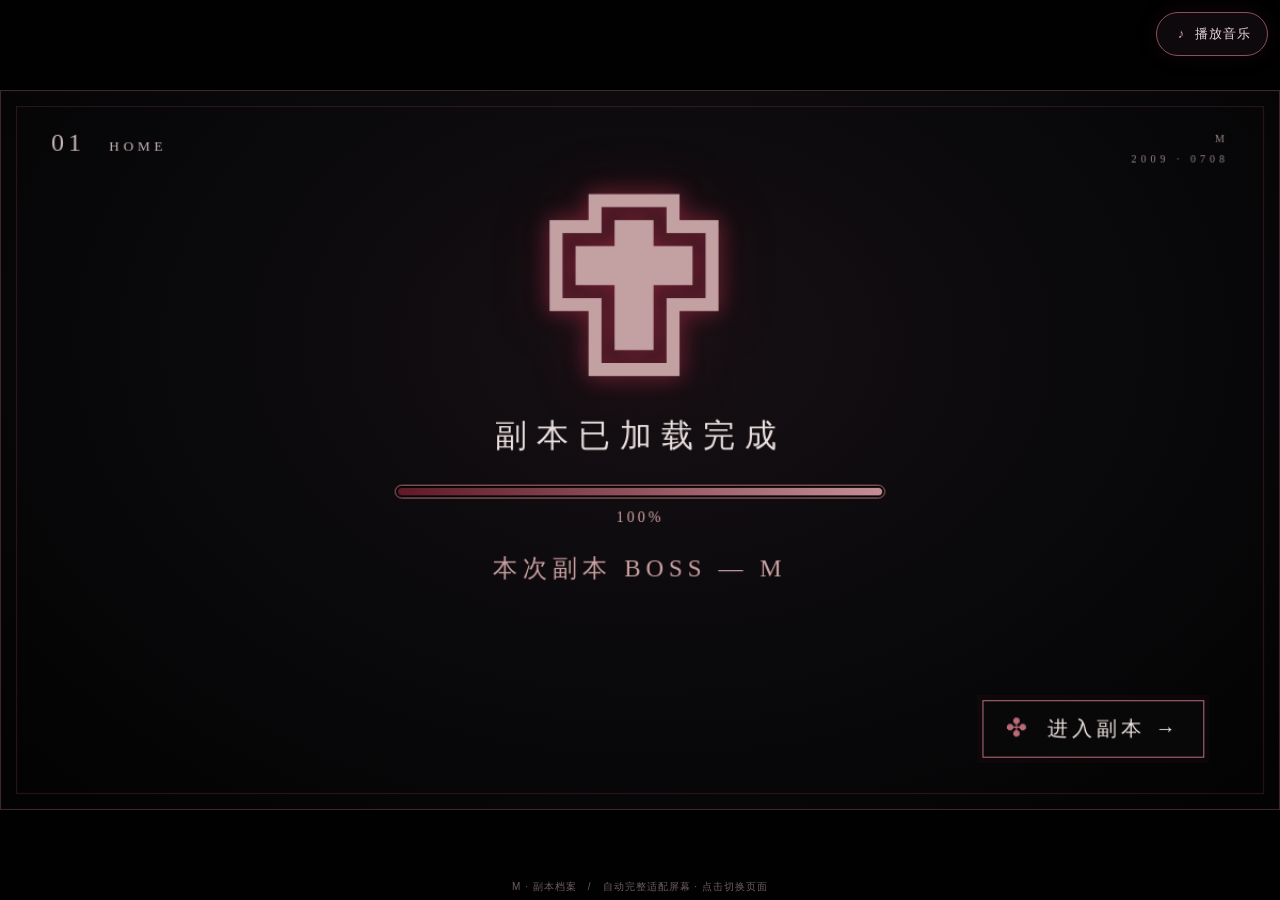
<file: m/index.html>
<!doctype html>
<html lang="zh-CN"><head><meta charset="utf-8"><meta name="viewport" content="width=device-width,initial-scale=1,viewport-fit=cover">
<title>M · 副本档案</title>
<style>
:root{--red:#9c343e;--rose:#c98d91;--white:#e9e0df;--muted:#8e8587;--black:#070708}
*{box-sizing:border-box}html,body{margin:0;width:100%;height:100%;overflow:hidden;overscroll-behavior:none;touch-action:manipulation;background:#020203;color:var(--white);font-family:"Noto Serif SC","Songti SC","SimSun",serif}
button,a{font:inherit}button{cursor:pointer}.stage{position:absolute;width:1200px;height:675px;left:50%;top:50%;transform-origin:center center;overflow:hidden;background:radial-gradient(ellipse at 51% 35%,#171014 0%,#0a090b 48%,#030304 92%);border:1px solid #3b282b;box-shadow:0 0 90px #000}
.stage:before{content:"";pointer-events:none;position:absolute;inset:14px;border:1px solid rgba(179,103,110,.22);z-index:1}.stage:after{content:"";pointer-events:none;position:absolute;inset:0;background:repeating-linear-gradient(0deg,transparent 0 3px,rgba(255,255,255,.012) 4px);opacity:.35;z-index:1}
 .page{display:none;position:absolute;inset:0;padding:48px 70px;opacity:0;transform:translateX(0);will-change:transform,opacity}.page.active{display:block;opacity:1}.page.slide-in-right{display:block;animation:slideInRight .55s cubic-bezier(.2,.8,.2,1) both}.page.slide-in-left{display:block;animation:slideInLeft .55s cubic-bezier(.2,.8,.2,1) both}.page.slide-out-left{display:block;animation:slideOutLeft .55s cubic-bezier(.2,.8,.2,1) both;pointer-events:none}.page.slide-out-right{display:block;animation:slideOutRight .55s cubic-bezier(.2,.8,.2,1) both;pointer-events:none}@keyframes slideInRight{from{opacity:.3;transform:translateX(100%)}to{opacity:1;transform:translateX(0)}}@keyframes slideInLeft{from{opacity:.3;transform:translateX(-100%)}to{opacity:1;transform:translateX(0)}}@keyframes slideOutLeft{from{opacity:1;transform:translateX(0)}to{opacity:.3;transform:translateX(-100%)}}@keyframes slideOutRight{from{opacity:1;transform:translateX(0)}to{opacity:.3;transform:translateX(100%)}}
.corner{position:absolute;top:35px;left:47px;color:#c9b5b6;letter-spacing:4px;font-size:13px;z-index:3}.corner b{font-size:24px;font-weight:400;margin-right:15px}.date{position:absolute;right:47px;top:35px;text-align:right;line-height:1.9;letter-spacing:4px;color:#99868a;font-size:10px;z-index:3}
.cross{color:#c3a1a3;font-size:160px;line-height:1;text-shadow:0 0 20px #7e2538,0 0 45px #3d1520;font-family:Georgia,serif}
.ornament{position:absolute;color:#76333b;opacity:.6;font-size:26px;pointer-events:none}
.navbtn{position:absolute;right:70px;bottom:48px;z-index:5;min-width:205px;border:1px solid #a96a73;background:#090809;color:#f2e6e3;padding:13px 22px;letter-spacing:4px;font-size:19px;transition:.2s;box-shadow:0 0 0 5px rgba(120,44,55,.08)}.navbtn:hover,.search:hover,.card:hover{background:#251116;border-color:#e3a4ab;transform:translateY(-2px)}.navbtn:before{content:"✣";color:#b96b76;margin-right:15px}.back{position:absolute;bottom:54px;left:70px;background:none;border:none;color:#a28b8e;letter-spacing:4px;font-size:14px;z-index:4}.back:hover{color:white}
.homecenter{position:absolute;top:92px;left:0;right:0;text-align:center}.homecenter .cross{font-size:195px}.loadtitle{font-size:30px;letter-spacing:9px;margin-top:16px}.track{width:460px;height:13px;border:1px solid #a86a72;border-radius:20px;margin:25px auto 10px;padding:2px;background:#050405}.fill{height:100%;width:0;background:linear-gradient(90deg,#5e1b27,#c58e96);border-radius:20px;transition:width .12s}.percent{font:14px Georgia;color:#d2a4a8;letter-spacing:3px}.boss{display:none;font-size:23px;letter-spacing:5px;color:#cba0a3;margin-top:24px}.boss.show{display:block;animation:appear .7s ease}.homebtn{opacity:0;pointer-events:none}.homebtn.show{opacity:1;pointer-events:auto}
.portrait{position:absolute;left:385px;top:27px;height:645px;width:430px;object-fit:contain;object-position:center center;mix-blend-mode:screen;filter:contrast(1.16) brightness(1.08);mask-image:linear-gradient(to bottom,black 0%,black 94%,transparent 100%);z-index:2}
.halo{position:absolute;left:420px;top:72px;width:360px;height:360px;border:1px solid #5e323b;border-radius:50%;box-shadow:0 0 0 26px rgba(110,42,51,.045),0 0 0 58px rgba(110,42,51,.035)}
.info{position:absolute;z-index:4;border-top:1px solid #74454e;border-bottom:1px solid #74454e;padding:14px 12px;min-width:260px;background:linear-gradient(90deg,rgba(5,4,5,.92),rgba(10,7,9,.85),rgba(5,4,5,.72));box-shadow:0 0 30px rgba(0,0,0,.6)}.info .num{color:#b86570;font:36px Georgia}.info .big{font-size:28px;letter-spacing:7px}.info .small{font-size:17px;letter-spacing:3px;line-height:2}.i1{left:115px;top:155px}.i2{right:88px;top:205px}.i3{left:115px;bottom:140px}
.heading{text-align:center;font-size:36px;letter-spacing:10px;margin-top:16px}.subheading{text-align:center;font:12px Georgia;letter-spacing:8px;color:#9d626c;margin:10px}
.cards{display:grid;grid-template-columns:repeat(4,1fr);gap:19px;position:absolute;left:70px;right:70px;top:190px;bottom:100px}.card{border:1px solid #84525a;background:linear-gradient(180deg,#140e11,#070608);color:var(--white);padding:22px 8px;position:relative;transition:.2s;text-align:center}.card:before{content:"✟";display:block;font-size:44px;color:#9d616b;margin-bottom:55px}.card:after{content:"✦";display:block;color:#a36c72;margin-top:44px}.card h2{font-size:24px;letter-spacing:3px;font-weight:400}.card p{font-size:16px;color:#bc8b90;letter-spacing:4px}.card span{font:12px Georgia;color:#756266;letter-spacing:5px}
.wordarea{position:absolute;inset:125px 90px 145px}.word{position:absolute;display:block;color:#e6d5d5;text-shadow:0 0 22px rgba(135,45,58,.2);white-space:nowrap}.word:nth-of-type(2n){color:#bd9298}.word:nth-of-type(1){left:5%;top:12%;font-size:64px;transform:rotate(-8deg)}.word:nth-of-type(2){left:58%;top:15%;font-size:52px;transform:rotate(8deg)}.word:nth-of-type(3){left:29%;top:47%;font-size:42px;transform:rotate(-5deg)}.word:nth-of-type(4){left:69%;top:66%;font-size:48px;transform:rotate(7deg)}.word:nth-of-type(5){left:7%;top:73%;font-size:40px;transform:rotate(-11deg)}
.search{position:absolute;bottom:65px;left:50%;transform:translateX(-50%);width:390px;padding:16px 25px;background:#050506;border:1px solid #a86e77;border-radius:30px;color:white;letter-spacing:7px;font-size:19px;transition:background .2s}.search:hover{transform:translateX(-50%) translateY(-2px)}.search:before{content:"⌕";font-size:25px;position:absolute;left:24px;top:10px;color:#a96d77}
.rulesbox{position:absolute;left:155px;right:155px;top:96px;bottom:90px;border:1px solid #81525a;background:#0c090bcc;padding:29px 56px;overflow:auto;scrollbar-color:#81404d #0a090b}.rulesbox h1{margin:0 0 19px;text-align:center;letter-spacing:10px;font-size:28px;font-weight:400}.rulesbox p{font-size:17px;line-height:1.55;margin:4px 0;letter-spacing:1px}.rulesbox .highlight{color:#d38790}.rulesbox footer{border-top:1px solid #573039;margin-top:20px;padding-top:14px;color:#c6767f;font-size:15px;line-height:1.8}
.hint{position:fixed;bottom:8px;left:50%;transform:translateX(-50%);color:#6d5d60;font:11px sans-serif;letter-spacing:2px}
@media (prefers-reduced-motion:reduce){.page{animation:none!important}.fill{transition:none}}

/* Pages 4–6: subtle animated crimson filaments beneath the floating words */
.wordarea{isolation:isolate}
.wordarea .word{z-index:2;animation:wordBreathe 6s ease-in-out infinite alternate}
.wordarea .word:nth-of-type(2){animation-delay:-1.1s}
.wordarea .word:nth-of-type(3){animation-delay:-2.5s}
.wordarea .word:nth-of-type(4){animation-delay:-3.4s}
.wordarea .word:nth-of-type(5){animation-delay:-4.2s}
.redcurrents{position:absolute;inset:0;width:100%;height:100%;z-index:0;overflow:visible;pointer-events:none;opacity:.85}
.redcurrents path{fill:none;stroke-linecap:round;stroke-linejoin:round}
.redcurrents .shadowline{stroke:#6b182b;stroke-width:4;opacity:.19;filter:blur(7px)}
.redcurrents .coreline{stroke:url(#crimson-current);stroke-width:1.3;opacity:.6;stroke-dasharray:12 25 75 26;animation:currentFlow 11s linear infinite}
.redcurrents .lightline{stroke:#e56b78;stroke-width:1.1;opacity:0;stroke-dasharray:2 100;animation:lightPulse 7s ease-in-out infinite}
.redcurrents .lightline:nth-of-type(3n){animation-delay:-2s}
.redcurrents .lightline:nth-of-type(3n + 1){animation-delay:-4s}
@keyframes currentFlow{to{stroke-dashoffset:-275}}
@keyframes lightPulse{0%,100%{opacity:.04;stroke-dashoffset:0}45%{opacity:.7}75%{opacity:.1;stroke-dashoffset:-190}}
@keyframes wordBreathe{from{filter:brightness(.9)}to{filter:brightness(1.13)}}
@media (prefers-reduced-motion:reduce){.wordarea .word,.redcurrents path{animation:none!important}.redcurrents .coreline{stroke-dasharray:none}}

/* The player lives outside the changing pages and remains usable on phones. */
.music-toggle{position:fixed;right:max(12px,env(safe-area-inset-right));top:max(12px,env(safe-area-inset-top));z-index:20;min-height:44px;min-width:112px;padding:10px 14px;border:1px solid #89515b;border-radius:24px;background:#100a0eee;color:#ead6d9;font:13px/1.3 sans-serif;letter-spacing:1px;box-shadow:0 0 22px #7b263326;touch-action:manipulation}
.music-toggle:hover{background:#2a111a;border-color:#d48b97}.music-toggle:focus-visible{outline:2px solid #f0bac5;outline-offset:3px}
.music-toggle[aria-pressed="true"]{border-color:#c97b89}.music-toggle .music-icon{display:inline-block;width:17px;margin-right:5px;color:#db9ca7}
.portrait,.halo{left:50%;transform:translateX(-50%)}
.rulesbox{padding:22px 40px}.rulesbox h1{font-size:26px;margin-bottom:12px}.rulesbox p{font-size:15px;line-height:1.45;margin:3px 0}.rulesbox footer{margin-top:10px;padding-top:8px;font-size:14px;line-height:1.5}
.hint{bottom:max(6px,env(safe-area-inset-bottom));max-width:95%;white-space:nowrap;letter-spacing:1px;font-size:10px}
@media(max-width:600px){.music-toggle{font-size:12px;min-width:106px}.hint{font-size:9px;letter-spacing:0}}

/* Keep the original floating type treatment while fitting the new wording. */
#p4 .word:nth-of-type(1){font-size:54px;left:5%;top:12%}#p4 .word:nth-of-type(2){font-size:48px;left:63%;top:15%}#p4 .word:nth-of-type(3){font-size:43px;left:29%;top:47%}#p4 .word:nth-of-type(4){font-size:56px;left:74%;top:68%}#p4 .word:nth-of-type(5){font-size:31px;left:4%;top:79%}
.words-2 .word:nth-of-type(1){left:12%;top:26%;font-size:70px}.words-2 .word:nth-of-type(2){left:56%;top:58%;font-size:61px}
.words-1 .word:nth-of-type(1){left:50%;top:46%;font-size:70px;transform:translate(-50%,-50%) rotate(-5deg)}
#p7 .word:nth-of-type(1){left:9%;top:18%;font-size:64px}#p7 .word:nth-of-type(2){left:62%;top:19%;font-size:60px}#p7 .word:nth-of-type(3){left:28%;top:56%;font-size:50px}#p7 .word:nth-of-type(4){left:73%;top:73%;font-size:54px}
</style><link rel="preload" as="image" href="portrait.webp">
</head><body>
<audio id="background-music" loop preload="none" playsinline aria-label="背景音乐：pulsebreaker - slowed"><source src="pulsebreaker-slowed.mp3" type="audio/mpeg"></audio>
<button type="button" class="music-toggle" id="music-toggle" aria-pressed="false" aria-label="播放背景音乐" title="pulsebreaker - slowed"><span class="music-icon" aria-hidden="true">♪</span><span id="music-label">播放音乐</span></button>
<main class="stage" id="stage">
<section class="page active" id="p1"><div class="corner"><b>01</b> HOME</div><div class="date">M<br>2009 · 0708</div>
<div class="homecenter"><div class="cross">✟</div><div class="loadtitle" id="loadtitle">副本加载中…</div><div class="track"><div class="fill" id="fill"></div></div><div class="percent" id="percent">0%</div><div class="boss" id="boss">本次副本 BOSS — M</div></div>
<button class="navbtn homebtn" id="enter" onclick="startMusic();go(2)">进入副本 →</button></section>
<section class="page" id="p2"><div class="corner"><b>02</b> CATALOG</div><div class="date">M<br>2009 · 0708</div><div class="halo"></div>
<img class="portrait" src="portrait.webp" decoding="async" alt="黑白雕刻风格的持剑天使人物">
<div class="info i1"><div class="num">01</div><div class="big">M</div><div class="small">2009 0708</div></div>
<div class="info i2"><div class="num">02</div><div class="small">双子　DOM</div></div>
<div class="info i3"><div class="num">03</div><div class="big">INFP</div><div class="small">15无</div></div>
<button class="back" onclick="go(1)">← BACK</button><button class="navbtn" onclick="go(3)">通关步骤 →</button></section>
<section class="page" id="p3"><div class="corner"><b>03</b> STRATEGY</div><div class="date">M<br>2009 · 0708</div><div class="heading">副本攻略</div><div class="subheading">CHOOSE YOUR ROUTE</div>
<div class="cards"><button class="card" onclick="go(4)"><h2>群鸦的悲鸣</h2><p>病恋</p><span>01</span></button><button class="card" onclick="go(5)"><h2>齿间的荆棘</h2><p>喜点</p><span>02</span></button><button class="card" onclick="go(6)"><h2>虔诚的罪恶</h2><p>雷点</p><span>03</span></button><button class="card" onclick="go(7)"><h2>劽翅的蝴蝶</h2><p>虚恋</p><span>04</span></button></div><button class="back" onclick="go(2)">← BACK</button></section>
<section class="page route-page" id="p4"><div class="corner"><b>04</b> ROUTE 01 · 病恋</div><div class="date">群鸦的悲鸣</div><div class="wordarea words-5"><svg class="redcurrents" viewBox="0 0 1020 405" preserveAspectRatio="none" aria-hidden="true"><defs><linearGradient id="crimson-current-m4" x1="0" y1="0" x2="1" y2="1"><stop offset="0" stop-color="#321018"/><stop offset=".38" stop-color="#a43c4e"/><stop offset=".64" stop-color="#d96a78"/><stop offset="1" stop-color="#42141f"/></linearGradient></defs>
<path class="shadowline" d="M135 102 C255 40 370 95 565 112 S785 120 852 105 M225 145 C325 215 445 220 500 245 S700 288 805 305 M150 325 C295 325 325 270 470 255 S620 185 790 148"/>
<path class="coreline" style="stroke:url(#crimson-current-m4)" d="M135 102 C255 40 370 95 565 112 S785 120 852 105 M225 145 C325 215 445 220 500 245 S700 288 805 305 M150 325 C295 325 325 270 470 255 S620 185 790 148"/>
<path class="lightline" d="M135 102 C255 40 370 95 565 112 S785 120 852 105 M225 145 C325 215 445 220 500 245 S700 288 805 305 M150 325 C295 325 325 270 470 255 S620 185 790 148"/></svg><span class="word">小狗1或0</span><span class="word">暧昧微擦</span><span class="word">低无思维跳脱</span><span class="word">dom</span><span class="word">无指定风格将随机刷新</span></div><button class="search" onclick="window.open('https://www.kdocs.cn/l/crRBQ91KR1IU','_blank','noopener')">查看详情　›</button><button class="back" onclick="go(3)">← BACK</button></section>
<section class="page route-page" id="p5"><div class="corner"><b>05</b> ROUTE 02 · 喜点</div><div class="date">齿间的荆棘</div><div class="wordarea words-2"><svg class="redcurrents" viewBox="0 0 1020 405" preserveAspectRatio="none" aria-hidden="true"><defs><linearGradient id="crimson-current-m5" x1="0" y1="0" x2="1" y2="1"><stop offset="0" stop-color="#321018"/><stop offset=".38" stop-color="#a43c4e"/><stop offset=".64" stop-color="#d96a78"/><stop offset="1" stop-color="#42141f"/></linearGradient></defs>
<path class="shadowline" d="M135 102 C255 40 370 95 565 112 S785 120 852 105 M225 145 C325 215 445 220 500 245 S700 288 805 305 M150 325 C295 325 325 270 470 255 S620 185 790 148"/>
<path class="coreline" style="stroke:url(#crimson-current-m5)" d="M135 102 C255 40 370 95 565 112 S785 120 852 105 M225 145 C325 215 445 220 500 245 S700 288 805 305 M150 325 C295 325 325 270 470 255 S620 185 790 148"/>
<path class="lightline" d="M135 102 C255 40 370 95 565 112 S785 120 852 105 M225 145 C325 215 445 220 500 245 S700 288 805 305 M150 325 C295 325 325 270 470 255 S620 185 790 148"/></svg><span class="word">强势</span><span class="word">绝对服从</span></div><button class="back" onclick="go(3)">← BACK</button></section>
<section class="page route-page" id="p6"><div class="corner"><b>06</b> ROUTE 03 · 雷点</div><div class="date">虔诚的罪恶</div><div class="wordarea words-1"><svg class="redcurrents" viewBox="0 0 1020 405" preserveAspectRatio="none" aria-hidden="true"><defs><linearGradient id="crimson-current-m6" x1="0" y1="0" x2="1" y2="1"><stop offset="0" stop-color="#321018"/><stop offset=".38" stop-color="#a43c4e"/><stop offset=".64" stop-color="#d96a78"/><stop offset="1" stop-color="#42141f"/></linearGradient></defs>
<path class="shadowline" d="M135 102 C255 40 370 95 565 112 S785 120 852 105 M225 145 C325 215 445 220 500 245 S700 288 805 305 M150 325 C295 325 325 270 470 255 S620 185 790 148"/>
<path class="coreline" style="stroke:url(#crimson-current-m6)" d="M135 102 C255 40 370 95 565 112 S785 120 852 105 M225 145 C325 215 445 220 500 245 S700 288 805 305 M150 325 C295 325 325 270 470 255 S620 185 790 148"/>
<path class="lightline" d="M135 102 C255 40 370 95 565 112 S785 120 852 105 M225 145 C325 215 445 220 500 245 S700 288 805 305 M150 325 C295 325 325 270 470 255 S620 185 790 148"/></svg><span class="word">拒搞笑男女</span></div><button class="back" onclick="go(3)">← BACK</button></section>
<section class="page route-page" id="p7"><div class="corner"><b>07</b> ROUTE 04 · 虚恋</div><div class="date">劽翅的蝴蝶</div><div class="wordarea words-4"><svg class="redcurrents" viewBox="0 0 1020 405" preserveAspectRatio="none" aria-hidden="true"><defs><linearGradient id="crimson-current-m7" x1="0" y1="0" x2="1" y2="1"><stop offset="0" stop-color="#321018"/><stop offset=".38" stop-color="#a43c4e"/><stop offset=".64" stop-color="#d96a78"/><stop offset="1" stop-color="#42141f"/></linearGradient></defs>
<path class="shadowline" d="M135 102 C255 40 370 95 565 112 S785 120 852 105 M225 145 C325 215 445 220 500 245 S700 288 805 305 M150 325 C295 325 325 270 470 255 S620 185 790 148"/>
<path class="coreline" style="stroke:url(#crimson-current-m7)" d="M135 102 C255 40 370 95 565 112 S785 120 852 105 M225 145 C325 215 445 220 500 245 S700 288 805 305 M150 325 C295 325 325 270 470 255 S620 185 790 148"/>
<path class="lightline" d="M135 102 C255 40 370 95 565 112 S785 120 852 105 M225 145 C325 215 445 220 500 245 S700 288 805 305 M150 325 C295 325 325 270 470 255 S620 185 790 148"/></svg><span class="word">暧昧</span><span class="word">高擦</span><span class="word">意识流</span><span class="word">纯爱</span></div><button class="back" onclick="go(3)">← BACK</button></section>
</main><div class="hint">M · 副本档案　/　自动完整适配屏幕 · 点击切换页面</div>
<script>
const music = document.getElementById('background-music');
const musicToggle = document.getElementById('music-toggle');
const musicLabel = document.getElementById('music-label');
let musicWanted = true;
music.volume = 0.65;
function syncMusicButton(){
 const playing = !music.paused && !music.ended;
 musicToggle.setAttribute('aria-pressed', String(playing));
 musicToggle.setAttribute('aria-label', playing ? '暂停背景音乐' : '播放背景音乐');
 musicLabel.textContent = playing ? '暂停音乐' : '播放音乐';
}
function startMusic(){
 if(!musicWanted) return;
 const pending = music.play();
 if(pending) pending.then(()=>{if(!musicWanted)music.pause();syncMusicButton();}).catch(()=>{
  syncMusicButton();
  if(musicWanted && !music.error){musicLabel.textContent='点击播放';musicToggle.title='点击进入副本或此按钮，播放背景音乐';}
 });
}
musicToggle.addEventListener('click',()=>{
 if(!music.paused){musicWanted=false;music.pause();}
 else{musicWanted=true;startMusic();}
 syncMusicButton();
});
music.addEventListener('play',syncMusicButton);
music.addEventListener('pause',syncMusicButton);
music.addEventListener('error',()=>{musicLabel.textContent='重试音乐';musicToggle.title='音乐加载失败，点击重试';});
// Start the persistent player from the entry button to keep initial loading light.

let current=1,transitioning=false;
function go(n){
 if(transitioning||n===current||n<1||n>7)return;
 transitioning=true;
 const old=document.getElementById('p'+current),next=document.getElementById('p'+n);
 const reverse=n===1||n===2&&current===3||n===3&&current>=4;
 const reduced=window.matchMedia('(prefers-reduced-motion: reduce)').matches;
 old.classList.remove('active');next.classList.add('active');
 if(!reduced){old.classList.add(reverse?'slide-out-right':'slide-out-left');next.classList.add(reverse?'slide-in-left':'slide-in-right');}
 current=n;
 setTimeout(()=>{old.classList.remove('slide-out-left','slide-out-right');next.classList.remove('slide-in-left','slide-in-right');transitioning=false;},reduced?0:570);
}
function resize(){let s=document.getElementById('stage'),w=Math.min(document.documentElement.clientWidth,window.visualViewport?.width||innerWidth),h=Math.min(document.documentElement.clientHeight,window.visualViewport?.height||innerHeight),scale=Math.min(w/1200,h/675);s.style.transform='translate(-50%,-50%) scale('+scale+')';}
addEventListener('resize',resize);window.visualViewport?.addEventListener('resize',resize);resize();
let v=0;let timer=setInterval(()=>{v=Math.min(100,v+2);document.getElementById('fill').style.width=v+'%';document.getElementById('percent').textContent=v+'%';if(v>=100){clearInterval(timer);document.getElementById('loadtitle').textContent='副本已加载完成';document.getElementById('boss').classList.add('show');document.getElementById('enter').classList.add('show');}},10);
</script></body></html>
</file>
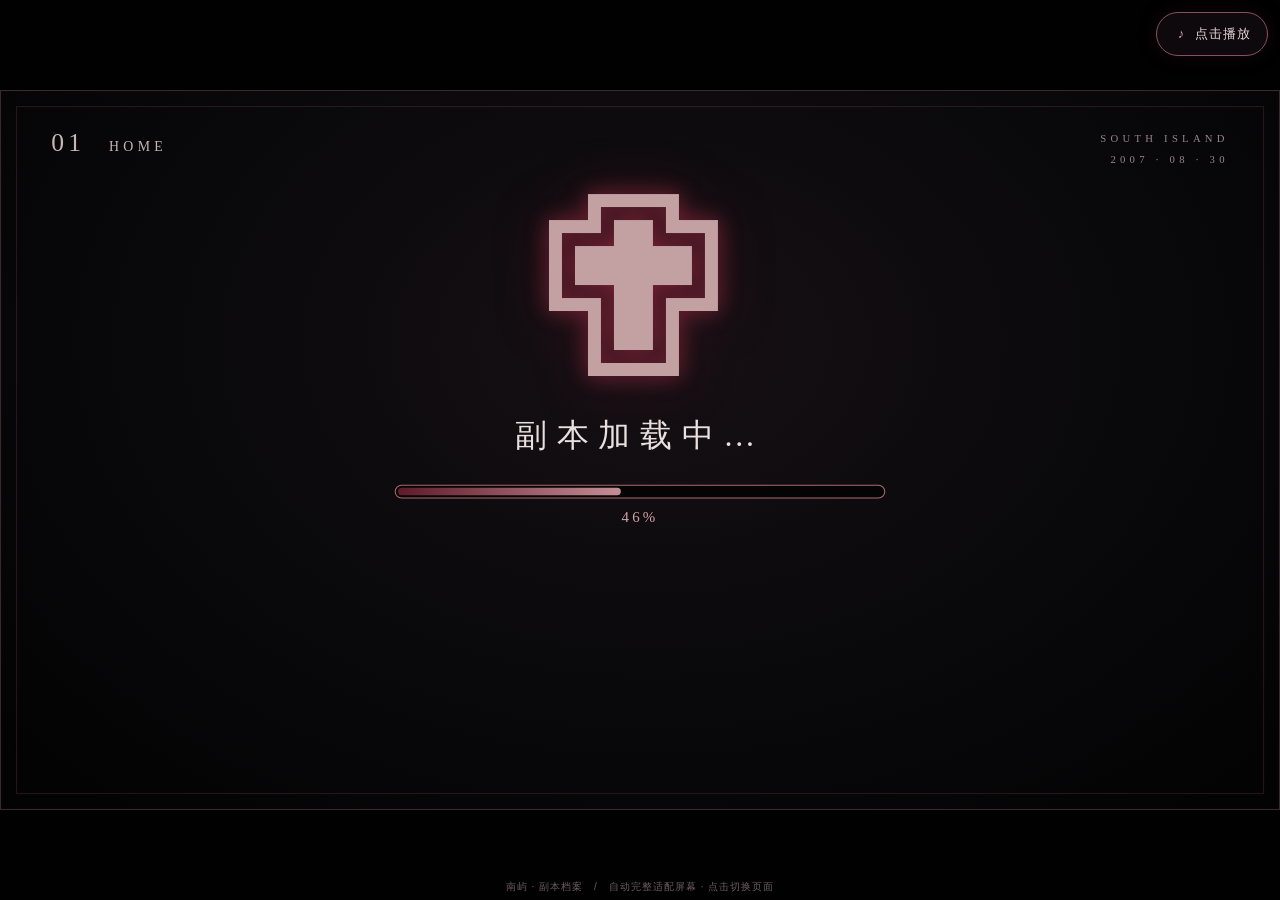
<file: nanyu/index.html>
<!doctype html>
<html lang="zh-CN"><head><meta charset="utf-8"><meta name="viewport" content="width=device-width,initial-scale=1,viewport-fit=cover">
<title>南屿 · 副本档案</title>
<style>
:root{--red:#9c343e;--rose:#c98d91;--white:#e9e0df;--muted:#8e8587;--black:#070708}
*{box-sizing:border-box}html,body{margin:0;width:100%;height:100%;overflow:hidden;overscroll-behavior:none;touch-action:manipulation;background:#020203;color:var(--white);font-family:"Noto Serif SC","Songti SC","SimSun",serif}
button,a{font:inherit}button{cursor:pointer}.stage{position:absolute;width:1200px;height:675px;left:50%;top:50%;transform-origin:center center;overflow:hidden;background:radial-gradient(ellipse at 51% 35%,#171014 0%,#0a090b 48%,#030304 92%);border:1px solid #3b282b;box-shadow:0 0 90px #000}
.stage:before{content:"";pointer-events:none;position:absolute;inset:14px;border:1px solid rgba(179,103,110,.22);z-index:1}.stage:after{content:"";pointer-events:none;position:absolute;inset:0;background:repeating-linear-gradient(0deg,transparent 0 3px,rgba(255,255,255,.012) 4px);opacity:.35;z-index:1}
 .page{display:none;position:absolute;inset:0;padding:48px 70px;opacity:0;transform:translateX(0);will-change:transform,opacity}.page.active{display:block;opacity:1}.page.slide-in-right{display:block;animation:slideInRight .55s cubic-bezier(.2,.8,.2,1) both}.page.slide-in-left{display:block;animation:slideInLeft .55s cubic-bezier(.2,.8,.2,1) both}.page.slide-out-left{display:block;animation:slideOutLeft .55s cubic-bezier(.2,.8,.2,1) both;pointer-events:none}.page.slide-out-right{display:block;animation:slideOutRight .55s cubic-bezier(.2,.8,.2,1) both;pointer-events:none}@keyframes slideInRight{from{opacity:.3;transform:translateX(100%)}to{opacity:1;transform:translateX(0)}}@keyframes slideInLeft{from{opacity:.3;transform:translateX(-100%)}to{opacity:1;transform:translateX(0)}}@keyframes slideOutLeft{from{opacity:1;transform:translateX(0)}to{opacity:.3;transform:translateX(-100%)}}@keyframes slideOutRight{from{opacity:1;transform:translateX(0)}to{opacity:.3;transform:translateX(100%)}}
.corner{position:absolute;top:35px;left:47px;color:#c9b5b6;letter-spacing:4px;font-size:13px;z-index:3}.corner b{font-size:24px;font-weight:400;margin-right:15px}.date{position:absolute;right:47px;top:35px;text-align:right;line-height:1.9;letter-spacing:4px;color:#99868a;font-size:10px;z-index:3}
.cross{color:#c3a1a3;font-size:160px;line-height:1;text-shadow:0 0 20px #7e2538,0 0 45px #3d1520;font-family:Georgia,serif}
.ornament{position:absolute;color:#76333b;opacity:.6;font-size:26px;pointer-events:none}
.navbtn{position:absolute;right:70px;bottom:48px;z-index:5;min-width:205px;border:1px solid #a96a73;background:#090809;color:#f2e6e3;padding:13px 22px;letter-spacing:4px;font-size:19px;transition:.2s;box-shadow:0 0 0 5px rgba(120,44,55,.08)}.navbtn:hover,.search:hover,.card:hover{background:#251116;border-color:#e3a4ab;transform:translateY(-2px)}.navbtn:before{content:"✣";color:#b96b76;margin-right:15px}.back{position:absolute;bottom:54px;left:70px;background:none;border:none;color:#a28b8e;letter-spacing:4px;font-size:14px;z-index:4}.back:hover{color:white}
.homecenter{position:absolute;top:92px;left:0;right:0;text-align:center}.homecenter .cross{font-size:195px}.loadtitle{font-size:30px;letter-spacing:9px;margin-top:16px}.track{width:460px;height:13px;border:1px solid #a86a72;border-radius:20px;margin:25px auto 10px;padding:2px;background:#050405}.fill{height:100%;width:0;background:linear-gradient(90deg,#5e1b27,#c58e96);border-radius:20px;transition:width .12s}.percent{font:14px Georgia;color:#d2a4a8;letter-spacing:3px}.boss{display:none;font-size:23px;letter-spacing:5px;color:#cba0a3;margin-top:24px}.boss.show{display:block;animation:appear .7s ease}.homebtn{opacity:0;pointer-events:none}.homebtn.show{opacity:1;pointer-events:auto}
.portrait{position:absolute;left:385px;top:27px;height:645px;width:430px;object-fit:contain;object-position:center center;mix-blend-mode:screen;filter:contrast(1.16) brightness(1.08);mask-image:linear-gradient(to bottom,black 0%,black 94%,transparent 100%);z-index:2}
.halo{position:absolute;left:420px;top:72px;width:360px;height:360px;border:1px solid #5e323b;border-radius:50%;box-shadow:0 0 0 26px rgba(110,42,51,.045),0 0 0 58px rgba(110,42,51,.035)}
.info{position:absolute;z-index:4;border-top:1px solid #74454e;border-bottom:1px solid #74454e;padding:14px 12px;min-width:260px;background:linear-gradient(90deg,rgba(5,4,5,.92),rgba(10,7,9,.85),rgba(5,4,5,.72));box-shadow:0 0 30px rgba(0,0,0,.6)}.info .num{color:#b86570;font:36px Georgia}.info .big{font-size:28px;letter-spacing:7px}.info .small{font-size:17px;letter-spacing:3px;line-height:2}.i1{left:115px;top:155px}.i2{right:88px;top:205px}.i3{left:115px;bottom:140px}
.heading{text-align:center;font-size:36px;letter-spacing:10px;margin-top:16px}.subheading{text-align:center;font:12px Georgia;letter-spacing:8px;color:#9d626c;margin:10px}
.cards{display:grid;grid-template-columns:repeat(4,1fr);gap:19px;position:absolute;left:70px;right:70px;top:190px;bottom:100px}.card{border:1px solid #84525a;background:linear-gradient(180deg,#140e11,#070608);color:var(--white);padding:22px 8px;position:relative;transition:.2s;text-align:center}.card:before{content:"✟";display:block;font-size:44px;color:#9d616b;margin-bottom:55px}.card:after{content:"✦";display:block;color:#a36c72;margin-top:44px}.card h2{font-size:24px;letter-spacing:3px;font-weight:400}.card p{font-size:16px;color:#bc8b90;letter-spacing:4px}.card span{font:12px Georgia;color:#756266;letter-spacing:5px}
.wordarea{position:absolute;inset:125px 90px 145px}.word{position:absolute;display:block;color:#e6d5d5;text-shadow:0 0 22px rgba(135,45,58,.2);white-space:nowrap}.word:nth-of-type(2n){color:#bd9298}.word:nth-of-type(1){left:5%;top:12%;font-size:64px;transform:rotate(-8deg)}.word:nth-of-type(2){left:58%;top:15%;font-size:52px;transform:rotate(8deg)}.word:nth-of-type(3){left:29%;top:47%;font-size:42px;transform:rotate(-5deg)}.word:nth-of-type(4){left:69%;top:66%;font-size:48px;transform:rotate(7deg)}.word:nth-of-type(5){left:7%;top:73%;font-size:40px;transform:rotate(-11deg)}
.search{position:absolute;bottom:65px;left:50%;transform:translateX(-50%);width:390px;padding:16px 25px;background:#050506;border:1px solid #a86e77;border-radius:30px;color:white;letter-spacing:7px;font-size:19px;transition:background .2s}.search:hover{transform:translateX(-50%) translateY(-2px)}.search:before{content:"⌕";font-size:25px;position:absolute;left:24px;top:10px;color:#a96d77}
.rulesbox{position:absolute;left:155px;right:155px;top:96px;bottom:90px;border:1px solid #81525a;background:#0c090bcc;padding:29px 56px;overflow:auto;scrollbar-color:#81404d #0a090b}.rulesbox h1{margin:0 0 19px;text-align:center;letter-spacing:10px;font-size:28px;font-weight:400}.rulesbox p{font-size:17px;line-height:1.55;margin:4px 0;letter-spacing:1px}.rulesbox .highlight{color:#d38790}.rulesbox footer{border-top:1px solid #573039;margin-top:20px;padding-top:14px;color:#c6767f;font-size:15px;line-height:1.8}
.hint{position:fixed;bottom:8px;left:50%;transform:translateX(-50%);color:#6d5d60;font:11px sans-serif;letter-spacing:2px}
@media (prefers-reduced-motion:reduce){.page{animation:none!important}.fill{transition:none}}

/* Pages 4–6: subtle animated crimson filaments beneath the floating words */
.wordarea{isolation:isolate}
.wordarea .word{z-index:2;animation:wordBreathe 6s ease-in-out infinite alternate}
.wordarea .word:nth-of-type(2){animation-delay:-1.1s}
.wordarea .word:nth-of-type(3){animation-delay:-2.5s}
.wordarea .word:nth-of-type(4){animation-delay:-3.4s}
.wordarea .word:nth-of-type(5){animation-delay:-4.2s}
.redcurrents{position:absolute;inset:0;width:100%;height:100%;z-index:0;overflow:visible;pointer-events:none;opacity:.85}
.redcurrents path{fill:none;stroke-linecap:round;stroke-linejoin:round}
.redcurrents .shadowline{stroke:#6b182b;stroke-width:4;opacity:.19;filter:blur(7px)}
.redcurrents .coreline{stroke:url(#crimson-current);stroke-width:1.3;opacity:.6;stroke-dasharray:12 25 75 26;animation:currentFlow 11s linear infinite}
.redcurrents .lightline{stroke:#e56b78;stroke-width:1.1;opacity:0;stroke-dasharray:2 100;animation:lightPulse 7s ease-in-out infinite}
.redcurrents .lightline:nth-of-type(3n){animation-delay:-2s}
.redcurrents .lightline:nth-of-type(3n + 1){animation-delay:-4s}
@keyframes currentFlow{to{stroke-dashoffset:-275}}
@keyframes lightPulse{0%,100%{opacity:.04;stroke-dashoffset:0}45%{opacity:.7}75%{opacity:.1;stroke-dashoffset:-190}}
@keyframes wordBreathe{from{filter:brightness(.9)}to{filter:brightness(1.13)}}
@media (prefers-reduced-motion:reduce){.wordarea .word,.redcurrents path{animation:none!important}.redcurrents .coreline{stroke-dasharray:none}}

/* The player lives outside the changing pages and remains usable on phones. */
.music-toggle{position:fixed;right:max(12px,env(safe-area-inset-right));top:max(12px,env(safe-area-inset-top));z-index:20;min-height:44px;min-width:112px;padding:10px 14px;border:1px solid #89515b;border-radius:24px;background:#100a0eee;color:#ead6d9;font:13px/1.3 sans-serif;letter-spacing:1px;box-shadow:0 0 22px #7b263326;touch-action:manipulation}
.music-toggle:hover{background:#2a111a;border-color:#d48b97}.music-toggle:focus-visible{outline:2px solid #f0bac5;outline-offset:3px}
.music-toggle[aria-pressed="true"]{border-color:#c97b89}.music-toggle .music-icon{display:inline-block;width:17px;margin-right:5px;color:#db9ca7}
.portrait,.halo{left:50%;transform:translateX(-50%)}
.rulesbox{padding:22px 40px}.rulesbox h1{font-size:26px;margin-bottom:12px}.rulesbox p{font-size:15px;line-height:1.45;margin:3px 0}.rulesbox footer{margin-top:10px;padding-top:8px;font-size:14px;line-height:1.5}
.hint{bottom:max(6px,env(safe-area-inset-bottom));max-width:95%;white-space:nowrap;letter-spacing:1px;font-size:10px}
@media(max-width:600px){.music-toggle{font-size:12px;min-width:106px}.hint{font-size:9px;letter-spacing:0}}
</style></head><body>
<audio id="background-music" autoplay loop preload="auto" playsinline aria-label="背景音乐：The Last Battle（Phonk)"><source src="the-last-battle-phonk.mp3" type="audio/mpeg"></audio>
<button type="button" class="music-toggle" id="music-toggle" aria-pressed="false" aria-label="播放背景音乐" title="The Last Battle（Phonk)"><span class="music-icon" aria-hidden="true">♪</span><span id="music-label">播放音乐</span></button>
<main class="stage" id="stage">
<section class="page active" id="p1"><div class="corner"><b>01</b> HOME</div><div class="date">SOUTH ISLAND<br>2007 · 08 · 30</div>
<div class="homecenter"><div class="cross">✟</div><div class="loadtitle" id="loadtitle">副本加载中…</div><div class="track"><div class="fill" id="fill"></div></div><div class="percent" id="percent">0%</div><div class="boss" id="boss">本次副本 BOSS — 南屿</div></div>
<button class="navbtn homebtn" id="enter" onclick="startMusic();go(2)">进入副本 →</button></section>
<section class="page" id="p2"><div class="corner"><b>02</b> CATALOG</div><div class="date">SOUTH ISLAND<br>2007 · 08 · 30</div><div class="halo"></div>
<img class="portrait" src="[data-uri]" alt="黑白雕刻风格的持剑天使人物">
<div class="info i1"><div class="num">01</div><div class="big">南屿</div><div class="small">2007.8.30</div></div>
<div class="info i2"><div class="num">02</div><div class="small">处女　le-T<br>INTJ　十二无</div></div>
<div class="info i3"><div class="num">03</div><div class="big">常驻耳鸟</div></div>
<button class="back" onclick="go(1)">← BACK</button><button class="navbtn" onclick="go(3)">通关步骤 →</button></section>
<section class="page" id="p3"><div class="corner"><b>03</b> STRATEGY</div><div class="date">SOUTH ISLAND<br>2007 · 08 · 30</div><div class="heading">副本攻略</div><div class="subheading">CHOOSE YOUR ROUTE</div>
<div class="cards"><button class="card" onclick="go(4)"><h2>群鸦的悲鸣</h2><p>虐恋</p><span>01</span></button><button class="card" onclick="go(5)"><h2>齿间的荆棘</h2><p>病恋</p><span>02</span></button><button class="card" onclick="go(6)"><h2>虔诚的罪恶</h2><p>纯连</p><span>03</span></button><button class="card" onclick="go(7)"><h2>劽翅的蝴蝶</h2><p>须知</p><span>04</span></button></div><button class="back" onclick="go(2)">← BACK</button></section>
<section class="page" id="p4"><div class="corner"><b>04</b> ROUTE 01 · 虐恋</div><div class="date">群鸦的悲鸣</div><div class="wordarea"><svg class="redcurrents" viewBox="0 0 1020 405" preserveAspectRatio="none" aria-hidden="true"><defs><linearGradient id="crimson-current-1" x1="0" y1="0" x2="1" y2="1"><stop offset="0" stop-color="#321018"/><stop offset=".38" stop-color="#a43c4e"/><stop offset=".64" stop-color="#d96a78"/><stop offset="1" stop-color="#42141f"/></linearGradient></defs>
<path class="shadowline" d="M135 102 C255 40 370 95 565 112 S785 120 852 105 M225 145 C325 215 445 220 500 245 S700 288 805 305 M150 325 C295 325 325 270 470 255 S620 185 790 148"/>
<path class="coreline" style="stroke:url(#crimson-current-1)" d="M135 102 C255 40 370 95 565 112 S785 120 852 105 M225 145 C325 215 445 220 500 245 S700 288 805 305 M150 325 C295 325 325 270 470 255 S620 185 790 148"/>
<path class="lightline" d="M135 102 C255 40 370 95 565 112 S785 120 852 105 M225 145 C325 215 445 220 500 245 S700 288 805 305 M150 325 C295 325 325 270 470 255 S620 185 790 148"/></svg><span class="word">白话</span><span class="word">高剖</span><span class="word">非典型虐恋</span><span class="word">微文艺</span><span class="word">低恋感</span></div><button class="search" onclick="window.open('https://www.kdocs.cn/l/cr699zNN0VZo','_blank','noopener')">详细跳转　›</button><button class="back" onclick="go(3)">← BACK</button></section>
<section class="page" id="p5"><div class="corner"><b>05</b> ROUTE 02 · 病恋</div><div class="date">齿间的荆棘</div><div class="wordarea"><svg class="redcurrents" viewBox="0 0 1020 405" preserveAspectRatio="none" aria-hidden="true"><defs><linearGradient id="crimson-current-2" x1="0" y1="0" x2="1" y2="1"><stop offset="0" stop-color="#321018"/><stop offset=".38" stop-color="#a43c4e"/><stop offset=".64" stop-color="#d96a78"/><stop offset="1" stop-color="#42141f"/></linearGradient></defs>
<path class="shadowline" d="M135 102 C255 40 370 95 565 112 S785 120 852 105 M225 145 C325 215 445 220 500 245 S700 288 805 305 M150 325 C295 325 325 270 470 255 S620 185 790 148"/>
<path class="coreline" style="stroke:url(#crimson-current-2)" d="M135 102 C255 40 370 95 565 112 S785 120 852 105 M225 145 C325 215 445 220 500 245 S700 288 805 305 M150 325 C295 325 325 270 470 255 S620 185 790 148"/>
<path class="lightline" d="M135 102 C255 40 370 95 565 112 S785 120 852 105 M225 145 C325 215 445 220 500 245 S700 288 805 305 M150 325 C295 325 325 270 470 255 S620 185 790 148"/></svg><span class="word">低无</span><span class="word">剖析</span><span class="word">逻辑</span><span class="word">高恋</span><span class="word">微擦</span></div><button class="search" onclick="window.open('https://www.kdocs.cn/l/cbK5mppWslp1','_blank','noopener')">详细跳转　›</button><button class="back" onclick="go(3)">← BACK</button></section>
<section class="page" id="p6"><div class="corner"><b>06</b> ROUTE 03 · 纯连</div><div class="date">虔诚的罪恶</div><div class="wordarea"><svg class="redcurrents" viewBox="0 0 1020 405" preserveAspectRatio="none" aria-hidden="true"><defs><linearGradient id="crimson-current-3" x1="0" y1="0" x2="1" y2="1"><stop offset="0" stop-color="#321018"/><stop offset=".38" stop-color="#a43c4e"/><stop offset=".64" stop-color="#d96a78"/><stop offset="1" stop-color="#42141f"/></linearGradient></defs>
<path class="shadowline" d="M135 102 C255 40 370 95 565 112 S785 120 852 105 M225 145 C325 215 445 220 500 245 S700 288 805 305 M150 325 C295 325 325 270 470 255 S620 185 790 148"/>
<path class="coreline" style="stroke:url(#crimson-current-3)" d="M135 102 C255 40 370 95 565 112 S785 120 852 105 M225 145 C325 215 445 220 500 245 S700 288 805 305 M150 325 C295 325 325 270 470 255 S620 185 790 148"/>
<path class="lightline" d="M135 102 C255 40 370 95 565 112 S785 120 852 105 M225 145 C325 215 445 220 500 245 S700 288 805 305 M150 325 C295 325 325 270 470 255 S620 185 790 148"/></svg><span class="word">少中</span><span class="word">中御</span><span class="word">中性音</span></div><button class="back" onclick="go(3)">← BACK</button></section>
<section class="page" id="p7"><div class="corner"><b>07</b> RULES</div><div class="date">劽翅的蝴蝶</div><div class="rulesbox"><h1>须　知</h1><p>本人是le　拒男板</p><p>单内时，请和我说清「雷点」「喜好」</p><p>暗雷则不为本次负责</p><p>无先前备注，后续则为随机发挥</p><p>喜好风格中也会参杂一些其他副风格</p><p>若是中途感到不适，请和我说出「绝弦」；我将为此改善，也可选择终止本场</p><p>永拒想让我臣服的</p><p>本场为回合制，请不要打断我说话哦</p><p>若您的客诉理由是不喜欢我的风格／吃不下我的风格，那就跟我的截图说去吧</p><p>默认为恋人关系哦</p><p>同行禁止恶意点单，发现就默认为送单</p><p>本须知解释权归南屿本人所有</p><footer>五常驻团　观宴　光年外<br>在线时间：工作日晚9以后，假期全天</footer></div><button class="back" onclick="go(3)">← BACK</button></section>
</main><div class="hint">南屿 · 副本档案　/　自动完整适配屏幕 · 点击切换页面</div>
<script>
const music = document.getElementById('background-music');
const musicToggle = document.getElementById('music-toggle');
const musicLabel = document.getElementById('music-label');
let musicWanted = true;
music.volume = 0.65;
function syncMusicButton(){
 const playing = !music.paused && !music.ended;
 musicToggle.setAttribute('aria-pressed', String(playing));
 musicToggle.setAttribute('aria-label', playing ? '暂停背景音乐' : '播放背景音乐');
 musicLabel.textContent = playing ? '暂停音乐' : '播放音乐';
}
function startMusic(){
 if(!musicWanted) return;
 const pending = music.play();
 if(pending) pending.then(()=>{if(!musicWanted)music.pause();syncMusicButton();}).catch(()=>{
  syncMusicButton();
  if(musicWanted && !music.error){musicLabel.textContent='点击播放';musicToggle.title='点击进入副本或此按钮，播放背景音乐';}
 });
}
musicToggle.addEventListener('click',()=>{
 if(!music.paused){musicWanted=false;music.pause();}
 else{musicWanted=true;startMusic();}
 syncMusicButton();
});
music.addEventListener('play',syncMusicButton);
music.addEventListener('pause',syncMusicButton);
music.addEventListener('error',()=>{musicLabel.textContent='重试音乐';musicToggle.title='音乐加载失败，点击重试';});
startMusic();
window.addEventListener('load',()=>{if(musicWanted && music.paused)startMusic();},{once:true});

let current=1,transitioning=false;
function go(n){
 if(transitioning||n===current||n<1||n>7)return;
 transitioning=true;
 const old=document.getElementById('p'+current),next=document.getElementById('p'+n);
 const reverse=n===1||n===2&&current===3||n===3&&current>=4;
 const reduced=window.matchMedia('(prefers-reduced-motion: reduce)').matches;
 old.classList.remove('active');next.classList.add('active');
 if(!reduced){old.classList.add(reverse?'slide-out-right':'slide-out-left');next.classList.add(reverse?'slide-in-left':'slide-in-right');}
 current=n;
 setTimeout(()=>{old.classList.remove('slide-out-left','slide-out-right');next.classList.remove('slide-in-left','slide-in-right');transitioning=false;},reduced?0:570);
}
function resize(){let s=document.getElementById('stage'),w=Math.min(document.documentElement.clientWidth,window.visualViewport?.width||innerWidth),h=Math.min(document.documentElement.clientHeight,window.visualViewport?.height||innerHeight),scale=Math.min(w/1200,h/675);s.style.transform='translate(-50%,-50%) scale('+scale+')';}
addEventListener('resize',resize);window.visualViewport?.addEventListener('resize',resize);resize();
let v=0;let timer=setInterval(()=>{v=Math.min(100,v+2);document.getElementById('fill').style.width=v+'%';document.getElementById('percent').textContent=v+'%';if(v>=100){clearInterval(timer);document.getElementById('loadtitle').textContent='副本已加载完成';document.getElementById('boss').classList.add('show');document.getElementById('enter').classList.add('show');}},45);
</script></body></html>
</file>
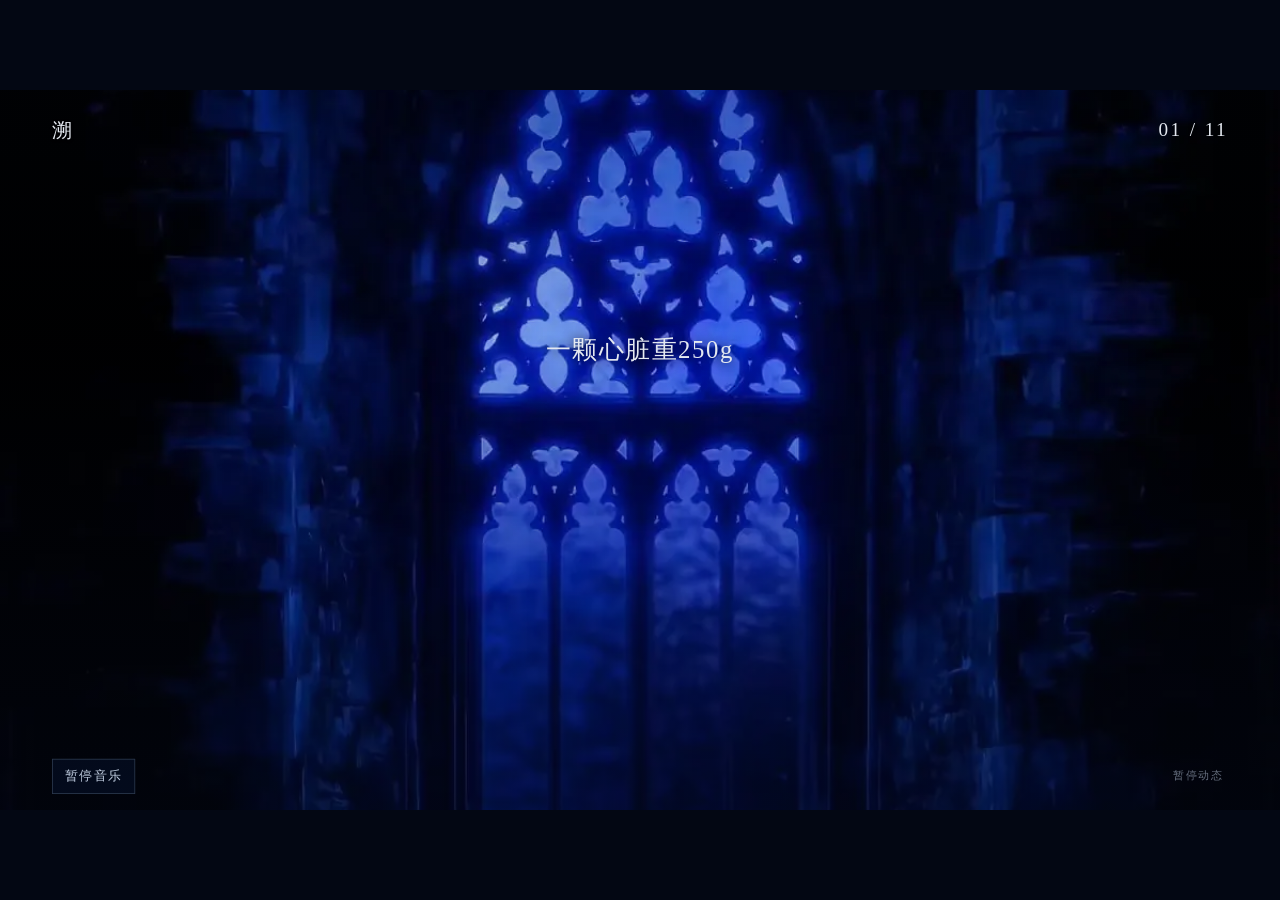
<file: su/index.html>
<!doctype html>
<html lang="zh-CN">
<head>
<meta charset="utf-8">
<meta name="viewport" content="width=device-width,initial-scale=1,viewport-fit=cover">
<meta name="theme-color" content="#050c1d">
<meta name="description" content="溯的蓝色圣堂。虚恋、病恋、树洞、喜点与相处须知。">
<title>溯 · 蓝色圣堂</title>
<link rel="preload" href="assets/cover.webp" as="image" fetchpriority="high">
<style>
:root{color-scheme:dark;--white:#e4e9f1;--quiet:#a2b2ca;--soft:#7b91b5;--scale:1;--rotation:0deg}*{box-sizing:border-box}html,body{margin:0;width:100%;height:100%;overflow:hidden;background:#030713;color:var(--white)}body{font-family:"Songti SC","Noto Serif SC","SimSun",serif;-webkit-font-smoothing:antialiased;overscroll-behavior:none}button,a{-webkit-tap-highlight-color:transparent}button{font:inherit;color:inherit;cursor:pointer}button:focus-visible,a:focus-visible{outline:1px solid #c5cff4;outline-offset:9px}button{border:0;background:none}a{color:inherit}button[disabled]{cursor:default}.sr-only{position:absolute;width:1px;height:1px;overflow:hidden;clip:rect(0,0,0,0);white-space:nowrap}.loading{position:fixed;inset:0;z-index:50;display:grid;place-items:center;font-size:13px;letter-spacing:3px;background:#030713;transition:opacity .7s}.loading.done{opacity:0;pointer-events:none}.world{position:absolute;width:1600px;height:900px;left:50%;top:50%;transform:translate(-50%,-50%) rotate(var(--rotation)) scale(var(--scale));transform-origin:center;overflow:clip;background:#050c20;isolation:isolate;touch-action:none}.room,.room-shade,.mist{position:absolute;inset:0;pointer-events:none}.room{background:#050d21 center/cover no-repeat;z-index:-5}.room-shade{background:linear-gradient(90deg,#0209191f,#040c1c3b 35%,#040a1926 65%,#0207142b);z-index:-4}.mist{inset:50% -10% -5%;z-index:-3;opacity:.16;background:radial-gradient(ellipse at 30% 72%,#3d6c9e88,transparent 35%),radial-gradient(ellipse at 73% 40%,#4a468350,transparent 45%);filter:blur(28px);animation:mist 24s ease-in-out infinite alternate}@keyframes mist{from{transform:translate(-15px,9px)}to{transform:translate(35px,-9px)}}.header{position:absolute;inset:34px 65px auto;display:flex;align-items:center;gap:20px;z-index:20;pointer-events:none}.header>*{pointer-events:auto}.name{font-size:25px;letter-spacing:5px;padding:0;text-shadow:0 1px 4px #0005}.chapter{color:var(--quiet);font-size:17px;letter-spacing:5px}.page-count{margin-left:auto;font-family:Georgia,serif;font-size:24px;letter-spacing:3px}.scenes{position:absolute;inset:0;z-index:2}.scene{position:absolute;inset:0;transform:translateX(105%);opacity:0;visibility:hidden;pointer-events:none;transition:transform .65s cubic-bezier(.22,.7,.22,1),opacity .45s,visibility 0s .65s}.scene.active{transform:translateX(0);opacity:1;visibility:visible;pointer-events:auto;transition:transform .65s cubic-bezier(.22,.7,.22,1),opacity .5s,visibility 0s}.scene.enter-left{transform:translateX(-105%);opacity:0}.scene.exit-left{transform:translateX(-105%);opacity:0;visibility:visible}.scene.exit-right{transform:translateX(105%);opacity:0;visibility:visible}.scene.no-transition{transition:none!important}.window-picture{position:absolute;inset:-1%;background:#07162e center/cover no-repeat;animation:window-drift 24s ease-in-out infinite alternate}.opening-shade{position:absolute;inset:0;background:linear-gradient(180deg,#03091622,transparent 50%,#020714c9 98%)}@keyframes window-drift{from{transform:scale(1.005) translateY(0)}to{transform:scale(1.018) translateY(-3px)}}.lightning{position:absolute;inset:0;width:100%;height:100%;opacity:0;pointer-events:none;filter:blur(.5px);clip-path:polygon(35% 0,72% 0,73% 67%,32% 67%)}.light-flash{position:absolute;inset:0;background:#7a9de5;opacity:0;pointer-events:none}.opening.flash .lightning{animation:lightning .9s linear}.opening.flash .light-flash{animation:flash .9s linear}@keyframes lightning{0%,100%{opacity:0}9%{opacity:.52}15%{opacity:.09}23%{opacity:.4}38%{opacity:0}}@keyframes flash{0%,100%{opacity:0}9%{opacity:.075}15%{opacity:0}23%{opacity:.04}38%{opacity:0}}.dust{position:absolute;inset:10% 12% 18%;pointer-events:none;overflow:hidden}.dust i{position:absolute;width:2px;height:2px;background:#a8bad7;opacity:0;border-radius:50%;animation:dust-rise 25s linear infinite;filter:blur(.6px)}@keyframes dust-rise{0%{opacity:0;transform:translate(0,80px)}20%{opacity:.2}80%{opacity:.1}100%{opacity:0;transform:translate(20px,-160px)}}.narration{position:absolute;left:130px;right:130px;text-align:center;z-index:5;background:linear-gradient(180deg,#0510231a,#030b1a87 50%,#050c1d11);border-top:1px solid #a4bed434}.narration-intro{top:715px;height:175px;padding-top:21px}.narration-text{position:relative;display:block;width:100%;min-height:42px;margin:0;padding:4px 14px;font-size:25px;font-weight:400;line-height:1.7;letter-spacing:2px;text-align:center}.typed.typing:after{content:"";display:inline-block;width:1px;height:23px;background:#b4c5e1;margin-left:5px;vertical-align:-3px;animation:cursor 1s steps(2,end) infinite}@keyframes cursor{50%{opacity:0}}.choices{opacity:0;transform:translateY(7px);transition:opacity .65s,transform .65s;pointer-events:none;visibility:hidden}.choices.ready{opacity:1;transform:none;pointer-events:auto;visibility:visible}.choice-prompt{font-size:17px;letter-spacing:4px;color:var(--quiet);margin:3px 0 11px}.choice-row{display:flex;align-items:center;justify-content:center;gap:105px}.choice-row button{min-width:145px;font-size:23px;letter-spacing:3px;padding:6px 24px 11px;position:relative}.choice-row button:after{content:"";position:absolute;left:30%;right:30%;bottom:0;height:1px;background:#b6c8e275;transition:left .25s,right .25s,background .25s}.choice-row button:hover:after,.choice-row button:focus-visible:after{left:10%;right:10%;background:#bac9f4}.profile .narration-intro{top:726px;padding-top:20px;height:155px}.profile .choice-row{margin-top:15px;gap:125px}.profile .narration-text{font-size:24px}.statue{position:absolute;left:855px;top:57px;width:720px;height:690px;object-fit:contain;object-position:center bottom;opacity:.9;filter:blur(.5px);mask-image:linear-gradient(to bottom,#000 0%,#000 80%,transparent 100%);-webkit-mask-image:linear-gradient(to bottom,#000 0%,#000 80%,transparent 100%)}.detail-lines{position:absolute;inset:0;width:100%;height:100%;opacity:0;transition:opacity 1.8s .2s}.active .detail-lines{opacity:.45}.profile-details{position:absolute;left:210px;top:140px;width:610px;display:grid;grid-template-rows:158px 115px 115px 115px}.detail{opacity:0;transform:translateX(-15px);transition:opacity 1s,transform 1s}.active .detail{opacity:1;transform:none}.active .detail:nth-child(2){transition-delay:.3s}.active .detail:nth-child(3){transition-delay:.6s}.active .detail:nth-child(4){transition-delay:.9s}.detail-name h1{font-size:62px;line-height:1.3;margin:0 0 13px;font-weight:400;letter-spacing:8px}.detail-name p{font-size:21px;line-height:1.8;letter-spacing:2px;color:#c4cede;margin:0;white-space:nowrap}.detail-value{font-size:35px;line-height:1.5;letter-spacing:3px;margin:10px 0 0}.cross-scene{position:absolute;inset:0;opacity:0;transition:opacity .65s;pointer-events:none;z-index:0}.cross-scene.visible{opacity:1}.cross{position:absolute;left:50%;top:50.3%;width:155px;height:345px;transform:translate(-50%,-50%)}.cross-v,.cross-h{position:absolute;background:linear-gradient(90deg,#2a4b79,#7195c5 48%,#355a89);border:1px solid #7ba2d04d;box-shadow:0 0 21px #3569a922}.cross-v{width:9px;height:345px;left:73px;top:0}.cross-h{height:8px;width:155px;left:0;top:94px;background:linear-gradient(180deg,#3b608b,#80a3ca 48%,#3e6491)}.flow-lines{position:absolute;inset:0;width:100%;height:100%;opacity:.85}.line-base{stroke-width:1.2;opacity:.25}.line-light{stroke-width:1.8;opacity:.65;stroke-dasharray:38 1500;animation:flow 21s linear infinite;filter:url(#flow-soft)}.line-second{animation-delay:-10s;animation-duration:26s}.line-third{animation-delay:-4s;animation-duration:23s;opacity:.1}.line-light.line-third{opacity:.28}.cross-scene.hub .line-third{display:none}.cross-scene.hub .line-base{opacity:.08}.cross-scene.hub .line-light{opacity:.19}@keyframes flow{from{stroke-dashoffset:1538}to{stroke-dashoffset:0}}.chapter-links button{position:absolute;left:var(--x);top:var(--y);transform:translate(-50%,-50%);font-size:31px;font-weight:400;letter-spacing:6px;white-space:nowrap;padding:13px 13px 22px;transition:color .3s,background .3s}.chapter-links button span{margin-right:22px}.chapter-links button:after{content:"";position:absolute;width:51px;height:1px;background:#c1d2e1a6;bottom:1px;left:calc(50% - 25.5px);transition:width .3s,left .3s,background .3s}.chapter-links button:hover{color:#e8ddff}.chapter-links button:hover:after{width:75px;left:calc(50% - 37.5px);background:#a390cf}.narration-directory{top:748px;height:145px;padding-top:20px}.narration-directory .narration-text{font-size:23px;letter-spacing:2px;min-height:41px}.quiet-hint{color:#a6b5c9;font-size:15px;letter-spacing:5px;margin:14px 0 0}.side-label{position:absolute;left:var(--x);top:var(--y);transform:translate(-50%,-50%);font-size:22px;letter-spacing:5px;color:#a3b1c8;opacity:.8}.word{position:absolute;left:var(--x);top:var(--y);font-size:var(--size);letter-spacing:5px;font-weight:400;white-space:nowrap;line-height:1.6;transform:translate(-50%,-50%);animation:word-float 8s ease-in-out infinite;animation-delay:var(--delay);text-shadow:0 1px 6px #040a19aa}@keyframes word-float{0%,100%{transform:translate(-50%,calc(-50% + 3px))}50%{transform:translate(-50%,calc(-50% - 4px))}}.return{position:absolute;left:50%;bottom:66px;transform:translateX(-50%);padding:10px 16px 17px;font-size:20px;color:#c2cad8;letter-spacing:4px}.return:after{content:"";position:absolute;bottom:0;left:calc(50% - 25px);width:50px;height:1px;background:#a4b5ce8a;transition:background .3s,width .3s,left .3s}.return:hover{color:#e0d3f6}.return:hover:after{background:#b3a0dc;width:72px;left:calc(50% - 36px)}.rules-frame{position:absolute;left:175px;right:175px;top:140px;bottom:145px;padding:33px 44px;display:grid;grid-template-columns:1fr 1.12fr;gap:72px;border:1px solid #5c82ac6b;background:#07132c80;box-shadow:0 0 35px #0b21402b inset;backdrop-filter:blur(4px)}.rule-column{font-size:21px;letter-spacing:.7px;line-height:1.7}.rule-column p{position:relative;padding-left:34px;margin:0 0 18px;font-weight:400;color:#d2d9e5}.rule-column p>span{position:absolute;left:0;top:0;color:#97aaca;font-family:Georgia,serif;font-size:20px;letter-spacing:0}.rule-column:first-child p{margin-bottom:28px}.document-links{position:absolute;left:165px;right:165px;top:260px;height:330px;display:grid;grid-template-columns:repeat(5,1fr);gap:38px;align-items:center}.document-links a{display:flex;flex-direction:column;align-items:flex-start;text-decoration:none;padding:25px 8px 25px 18px;position:relative;border-left:1px solid #6b85b04d;transition:background .35s}.document-links a:hover{background:linear-gradient(90deg,#6b65a319,transparent)}.doc-number{font-family:Georgia,serif;font-size:17px;letter-spacing:2px;color:#7f97be;margin-bottom:40px}.document-links a>span:nth-child(2){font-size:31px;letter-spacing:5px;white-space:nowrap}.doc-action{font-size:16px;letter-spacing:2px;color:#a0afc6;margin-top:36px;position:relative;padding-bottom:14px}.doc-action:after{content:"";position:absolute;left:0;bottom:0;width:39px;height:1px;background:#92a4be87}.motion-toggle{position:absolute;right:65px;bottom:29px;font-size:14px;letter-spacing:2px;color:#a1aec2a3;padding:5px;z-index:20}.motion-toggle:hover{color:#d1d8e6}.no-script{position:fixed;inset:0;display:grid;place-content:center;gap:20px;text-align:center;background:#030915;padding:30px}.paused *, .paused *:before,.paused *:after{animation-play-state:paused!important}.paused .opening.flash .lightning,.paused .opening.flash .light-flash{animation:none!important;opacity:0!important}.scene:not(.active) .word,.scene:not(.active) .window-picture,.scene:not(.active) .dust i{animation-play-state:paused}.world.story .cross-scene{opacity:0!important}@media(prefers-reduced-motion:reduce){*{animation:none!important;transition:none!important}.lightning,.light-flash,.dust{display:none}.mist{display:none}}

.loading[hidden]{display:none}.detail-lines-mobile{display:none}
#viewport-size{position:fixed;top:0;left:0;width:100%;height:100%;height:100svh;visibility:hidden;pointer-events:none}
.back-button{font-size:20px;letter-spacing:2px;color:#d1dcec;min-height:48px;padding:10px 17px;border:1px solid #91afd04f;background:#07162b70}
.back-button[hidden]{display:none}
.back-button:hover,.choice-row button:hover{background:#1b315580;border-color:#a8bee0a3}
.choice-row{gap:48px}.choice-row button{min-width:180px;min-height:52px;border:1px solid #9fbce080;background:#0c1b35a6;padding:10px 24px;transition:background .2s,border-color .2s,transform .15s}
.choice-row button:after{display:none}.choice-row button:active{transform:scale(.97)}
.return{border:1px solid #91afd04f;background:#07162b70;min-height:48px;padding:11px 22px;bottom:57px}.return:after{display:none}
@media(orientation:portrait){
.world{width:900px;height:var(--portrait-height,1600px)}
.header{inset:45px 48px auto;gap:20px}.name{font-size:32px}.chapter{font-size:23px}.page-count{font-size:30px}
.window-picture{background-position:center}
.narration{left:55px;right:55px}.narration-intro{top:auto;bottom:55px;height:300px;padding-top:24px}.narration-text{font-size:30px;line-height:1.8;letter-spacing:2px;min-height:108px;padding:8px 5px}
.choice-prompt{font-size:22px;margin:11px 0 14px}.choice-row{gap:90px}.choice-row button{min-width:160px;font-size:32px;padding:11px 24px 16px}
.profile:before{content:"";position:absolute;inset:0;background:linear-gradient(90deg,#040b1b52,transparent 80%);pointer-events:none}
.statue{left:280px;top:170px;width:620px;height:840px;opacity:.78}
.detail-lines{display:none}.detail-lines-mobile{display:block}
.profile-details{left:75px;top:240px;width:540px;grid-template-rows:210px 150px 150px 150px}
.detail-name h1{font-size:74px;margin-bottom:18px}.detail-name p{font-size:25px;line-height:1.9;white-space:normal;max-width:515px}.detail-value{font-size:34px;margin-top:20px}
.profile .narration-intro{top:auto;bottom:70px;height:280px;padding-top:23px}.profile .narration-text{font-size:30px}.profile .choice-row{margin-top:22px;gap:70px}
.cross{width:190px;height:440px;top:48%}.cross-v{height:440px;width:10px;left:90px}.cross-h{width:190px;height:9px;top:120px}
.chapter-links button{font-size:34px;letter-spacing:5px;min-height:105px;padding:21px 17px 25px}.chapter-links button span{margin-right:17px}
.narration-directory{top:auto;bottom:65px;height:205px;padding-top:23px}.narration-directory .narration-text{font-size:29px;min-height:70px}.quiet-hint{font-size:20px;margin-top:18px;letter-spacing:4px}
.side-label{font-size:25px}.word{font-size:calc(var(--size) + 1px);letter-spacing:3px}.return{bottom:75px;font-size:26px;padding-bottom:20px}
.rules-frame{left:55px;right:55px;top:135px;bottom:165px;padding:32px 30px;display:block;background:#07132c99}
.rule-column{font-size:30px;line-height:1.65;letter-spacing:.6px}.rule-column p,.rule-column:first-child p{margin-bottom:18px;padding-left:40px}.rule-column p>span{font-size:26px}
.document-links{left:100px;right:100px;top:220px;height:1020px;display:grid;grid-template-columns:1fr;gap:10px}
.document-links a{display:grid;grid-template-columns:70px 1fr 120px;align-items:center;padding:24px 12px;border-left:0;border-bottom:1px solid #6b85b04d;min-height:160px}
.doc-number{font-size:23px;margin:0}.document-links a>span:nth-child(2){font-size:37px;letter-spacing:5px}.doc-action{font-size:22px;margin:0;padding-bottom:14px;white-space:nowrap}
.motion-toggle{right:40px;bottom:22px;font-size:19px;letter-spacing:1px}
.header{align-items:center;gap:20px}.back-button{font-size:28px;letter-spacing:1px;min-height:100px;padding:20px 24px}
.header .chapter{position:absolute;top:112px;left:0;font-size:25px}
.narration-intro,.profile .narration-intro{top:auto;bottom:125px;height:350px;padding-top:22px}
.narration-text,.profile .narration-text{font-size:32px;line-height:1.8;min-height:126px}
.choice-prompt{height:42px;margin:2px 0 14px;font-size:24px}
.choice-row,.profile .choice-row{gap:40px;margin-top:0}
.choice-row button{min-width:260px;min-height:104px;font-size:34px;letter-spacing:3px;padding:20px 24px}
.profile .choices{padding-top:58px}
.return{bottom:90px;min-height:100px;font-size:28px;padding:20px 32px}
}

.world.turning .scene{pointer-events:none!important}
.end-entry{position:absolute;left:50%;top:678px;transform:translateX(-50%);min-width:160px;min-height:48px;border:1px solid #8faace70;background:#06132d85;font-family:Georgia,serif;font-size:22px;letter-spacing:5px;padding:10px 28px;transition:background .3s,border-color .3s}
.end-entry:hover{background:#25325390;border-color:#bec5e5}.ending-shade{position:absolute;inset:0;pointer-events:none;background:radial-gradient(ellipse at 50% 45%,#060c1dd9,#02040dee)}
.ending-text{position:absolute;left:220px;right:220px;top:130px;bottom:140px;display:flex;flex-direction:column;justify-content:center;align-items:center;gap:7px;text-align:center;letter-spacing:1.5px;color:#c9d3e4}
.ending-text>*{opacity:0;transform:translateY(9px);transition:opacity 1.6s ease,transform 1.6s ease}.ending-text>.revealed{opacity:1;transform:translateY(0)}
.ending-text h1{font-size:34px;font-weight:400;line-height:1.6;margin:0 0 25px;letter-spacing:4px;color:#e6eaf2}.ending-text p{font-size:23px;line-height:1.75;margin:0;max-width:100%}.ending-text .ending-last{color:#e2e6ef}.ending-text p:nth-last-child(2){margin-top:16px}
.ending-control{position:absolute;left:50%;bottom:67px;transform:translateX(-50%);font-size:18px;letter-spacing:3px;color:#9cabc3;min-height:48px;padding:10px 18px;border-bottom:1px solid #96adcc50}
@media(orientation:portrait){.end-entry{top:auto;bottom:300px;min-width:250px;min-height:100px;font-size:32px;padding:20px 35px}.ending-text{left:65px;right:65px;top:200px;bottom:205px;gap:13px;letter-spacing:1px}.ending-text h1{font-size:40px;letter-spacing:3px;margin-bottom:28px}.ending-text p{font-size:32px;line-height:1.85}.ending-control{bottom:100px;min-height:100px;font-size:27px;padding:20px 28px}}
.paused .ending-text>*{transition:none!important}
.room picture,.window-picture picture{display:block;width:100%;height:100%}.room .art-image,.window-picture .art-image{display:block;width:100%;height:100%;object-fit:cover;object-position:center}.art-image{opacity:0;transition:opacity .25s ease}.art-image.art-ready{opacity:1}.statue.art-image{opacity:0}.statue.art-ready{opacity:.9}.window-picture{will-change:transform;backface-visibility:hidden}.mist{filter:none}.line-light{filter:none}.cross-scene:not(.visible) .line-light{animation-play-state:paused}.world.turning .scene.active,.world.turning .scene.exit-left,.world.turning .scene.exit-right{will-change:transform,opacity}
@media(orientation:portrait){.statue.art-ready{opacity:.78}.dust i{filter:none}}
.cover-picture,.cover-shade{position:absolute;inset:0;width:100%;height:100%;pointer-events:none}.cover-picture{background:#020819 center/cover no-repeat}.cover-picture .art-image{display:block;width:100%;height:100%;object-fit:cover;object-position:center}.cover-shade{background:linear-gradient(180deg,#01050e44,#02061211 35%,#02061399)}.cover-copy{position:absolute;z-index:3;top:44%;left:230px;right:230px;transform:translateY(-50%);padding:25px 0;font-size:31px;line-height:2.3;letter-spacing:2px;text-align:center;font-weight:400;white-space:pre-line;text-shadow:0 2px 14px #01040e;transition:opacity .65s}.cover-copy.finished{opacity:0;pointer-events:none}.cover-typed{display:block;min-height:215px}.cover-choices{position:absolute;z-index:4;left:180px;right:180px;bottom:140px;opacity:0;visibility:hidden;transform:translateY(7px);transition:opacity .8s,transform .8s;pointer-events:none;text-align:center}.cover-choices.ready{opacity:1;visibility:visible;transform:none;pointer-events:auto}.cover-choices p{font-size:28px;letter-spacing:3px;margin:0 0 32px;line-height:1.8}.cover-choices .choice-row button{min-width:180px}
@media(orientation:portrait){.cover-copy{top:40%;left:70px;right:70px;font-size:38px;line-height:2.15;letter-spacing:2px}.cover-typed{min-height:460px}.cover-choices{left:70px;right:70px;bottom:215px}.cover-choices p{font-size:36px;letter-spacing:2px;line-height:1.8;margin-bottom:40px}.cover-choices .choice-row button{min-width:260px}.cover-picture .art-image{object-position:center}}

.cover-copy.wiping{pointer-events:none}.cover-copy.wiping .cover-typed{-webkit-mask-image:linear-gradient(112deg,transparent calc(var(--wipe,-10%) - 6%),#000 calc(var(--wipe,-10%) + 6%));mask-image:linear-gradient(112deg,transparent calc(var(--wipe,-10%) - 6%),#000 calc(var(--wipe,-10%) + 6%));-webkit-mask-repeat:no-repeat;mask-repeat:no-repeat}
.music-toggle{position:absolute;left:65px;bottom:20px;z-index:20;min-height:44px;padding:10px 15px;font-size:16px;letter-spacing:2px;color:#c0cde0;border:1px solid #8ba5c34d;background:#06122a8c}.music-toggle:hover{background:#19305199;color:#edf2fa}.music-toggle[data-state="loading"]{color:#9cafd0}
@media(orientation:portrait){.music-toggle{left:32px;bottom:8px;min-height:104px;min-width:225px;font-size:28px;letter-spacing:1px;padding:18px 22px}}

</style>

</head>
<body>
<div id="viewport-size" aria-hidden="true"></div>
<audio id="background-music" src="assets/bluff.mp3" preload="auto" autoplay loop playsinline aria-label="背景音乐 BLUFF"></audio>
<main class="world" id="world" aria-label="溯的蓝色圣堂">
  <div class="room" aria-hidden="true" style="background-image:url([data-uri])"><picture><source media="(max-aspect-ratio: 9/16)" srcset="assets/room-mobile.webp"><img class="art-image" src="assets/room-fast.webp" alt="" width="1672" height="941" decoding="async" fetchpriority="low"></picture></div>
  <div class="room-shade" aria-hidden="true"></div>
  <div class="mist" aria-hidden="true"></div>
  <header class="header">
    <button class="name" data-go="10" aria-label="返回封面">溯</button>
    <button class="back-button" id="back-button" hidden>返回上一页</button>
    <span class="chapter" id="chapter"></span>
    <span class="page-count" id="page-count" aria-live="polite">01 / 11</span>
  </header>

  <div class="cross-scene" id="cross-scene" aria-hidden="true">
    <svg class="flow-lines" viewBox="0 0 1600 900" preserveAspectRatio="none" fill="none">
      <defs>
        <linearGradient id="flow-color" x1="240" y1="300" x2="1370" y2="650" gradientUnits="userSpaceOnUse"><stop stop-color="#4773bb"/><stop offset=".48" stop-color="#6085c7"/><stop offset="1" stop-color="#9773c1"/></linearGradient>
        <filter id="flow-soft"><feGaussianBlur stdDeviation="1.2"/></filter>
      </defs>
      <g stroke="url(#flow-color)">
        <path class="line-base" d="M355 258 C460 220 648 290 638 402 S512 546 440 618"/>
        <path class="line-base" d="M995 240 C1132 290 1060 408 1220 454 S1325 584 1090 651"/>
        <path class="line-base line-third" d="M460 441 C570 470 651 572 760 588 S951 538 1115 564"/>
        <path class="line-light" d="M355 258 C460 220 648 290 638 402 S512 546 440 618"/>
        <path class="line-light line-second" d="M995 240 C1132 290 1060 408 1220 454 S1325 584 1090 651"/>
        <path class="line-light line-third" d="M460 441 C570 470 651 572 760 588 S951 538 1115 564"/>
      </g>
    </svg>
    <div class="cross"><span class="cross-v"></span><span class="cross-h"></span></div>
  </div>

  <div class="scenes" id="scenes">
    <section class="scene cover active" id="cover" aria-label="封面，心脏与玫瑰">
      <div class="cover-picture" aria-hidden="true" style="background-image:url([data-uri])"><img class="art-image" src="assets/cover.webp" alt="" width="1198" height="926" decoding="async" fetchpriority="high"></div>
      <div class="cover-shade" aria-hidden="true"></div>
      <button class="cover-copy" id="cover-copy" aria-label="显示完整封面文字"><span class="cover-typed" aria-hidden="true"></span><span class="sr-only">一颗心脏重250g，一朵玫瑰重2g 你是愿意选择用一颗心脏换取一百朵玫瑰 亦或者用一百朵玫瑰换取一颗心脏?</span></button>
      <div class="cover-choices" id="cover-choices" inert>
        <p>你是否想更了解我一点呢</p>
        <div class="choice-row"><button data-go="0">是</button><button data-go="0">否</button></div>
      </div>
    </section>
    <section class="scene opening" id="window" aria-label="第一章，靠近窗" inert>
      <div class="window-picture" aria-hidden="true" style="background-image:url([data-uri])"><picture><source media="(max-aspect-ratio: 9/16)" srcset="assets/window-mobile.webp"><img class="art-image" src="assets/window-fast.webp" alt="" width="1672" height="941" decoding="async" fetchpriority="low"></picture></div>
      <div class="opening-shade" aria-hidden="true"></div>
      <svg class="lightning" id="lightning" viewBox="0 0 1600 900" aria-hidden="true"><g fill="none" stroke="#a5c8fa" stroke-linecap="round"><path d="M865 35 L831 96 L852 106 L799 193 L823 198 L766 293" stroke-width="2"/><path d="M840 132 L900 167 L882 203 L931 247" stroke-width="1"/><path d="M1120 54 L1091 129 L1118 132 L1062 225" stroke-width="1.4"/></g></svg>
      <div class="light-flash" aria-hidden="true"></div>
      <div class="dust" id="dust" aria-hidden="true"></div>
      <div class="narration narration-intro">
        <button class="narration-text" id="narration-0" aria-label="显示完整旁白"><span class="typed" aria-hidden="true"></span><span class="sr-only">我到了一个奇怪的地方，这里凭空出现了一扇巨大的窗户。</span></button>
        <div class="choices" id="choices-0" inert>
          <div class="choice-prompt">靠近窗</div>
          <div class="choice-row"><button data-go="1">YES</button><button data-go="1">…？</button></div>
        </div>
      </div>
    </section>

    <section class="scene profile" id="statue" aria-label="第二章，神像上的文字" inert>
      <img class="statue art-image" src="assets/statue-fast.webp" alt="朦胧的蓝色戴冠神像" width="1454" height="1082" decoding="async" fetchpriority="low">
      <svg class="detail-lines" viewBox="0 0 1600 900" aria-hidden="true"><g fill="none" stroke="#98b7dc" stroke-width="1.1"><path d="M316 212 H704 L807 246 H1058"/><path d="M410 340 H741 L822 372 H1075"/><path d="M576 454 H755 L851 475 H1089"/><path d="M380 570 H734 L841 607 H1106"/></g><g fill="#9bb8d7"><circle cx="1058" cy="246" r="2.5"/><circle cx="1075" cy="372" r="2.5"/><circle cx="1089" cy="475" r="2.5"/><circle cx="1106" cy="607" r="2.5"/></g></svg>
      <svg class="detail-lines detail-lines-mobile" viewBox="0 0 900 1600" preserveAspectRatio="xMinYMin meet" aria-hidden="true"><g fill="none" stroke="#98b7dc" stroke-width="1.1"><path d="M220 300 H430 L520 350 H650"/><path d="M300 495 H450 L540 530 H650"/><path d="M420 640 H550 L600 665 H660"/><path d="M250 810 H450 L550 850 H670"/></g><g fill="#9bb8d7"><circle cx="650" cy="350" r="2.5"/><circle cx="650" cy="530" r="2.5"/><circle cx="660" cy="665" r="2.5"/><circle cx="670" cy="850" r="2.5"/></g></svg>
      <div class="profile-details">
        <div class="detail detail-name"><h1>溯</h1><p>亦或是仇殷 蘧 商陸 鄂珺越繡 魇</p></div>
        <div class="detail"><p class="detail-value">2005 8</p></div>
        <div class="detail"><p class="detail-value">狮子座 ENFP le</p></div>
        <div class="detail"><p class="detail-value">十八无</p></div>
      </div>
      <div class="narration narration-intro">
        <button class="narration-text" id="narration-1" aria-label="显示完整旁白"><span class="typed" aria-hidden="true"></span><span class="sr-only">神像上似乎刻画着一些文字 触碰的时候有许多灰尘</span></button>
        <div class="choices" id="choices-1" inert><div class="choice-row"><button data-go="2">轻轻擦拭</button><button data-go="2">不做理会</button></div></div>
      </div>
    </section>

    <section class="scene directory" id="chapters" aria-label="第三章，六个板块" inert>
      <nav class="chapter-links" aria-label="选择资料板块">
        <button style="--x:36.5%;--y:25%" data-go="3"><span>一</span>虚恋</button>
        <button style="--x:63.5%;--y:25%" data-go="4"><span>二</span>病恋</button>
        <button style="--x:30%;--y:46%" data-go="5"><span>三</span>树洞</button>
        <button style="--x:70%;--y:46%" data-go="6"><span>四</span>喜点</button>
        <button style="--x:36.5%;--y:66%" data-go="7"><span>五</span>雷点</button>
        <button style="--x:63.5%;--y:66%" data-go="8"><span>六</span>其他</button>
      </nav>
      <button class="end-entry" data-go="9" aria-label="END，进入结尾">END</button>
      <div class="narration narration-directory"><button class="narration-text" id="narration-2" aria-label="显示完整旁白"><span class="typed" aria-hidden="true"></span><span class="sr-only">…？这都是什么 算了 都试试看吧</span></button><p class="quiet-hint">点击板块，横向进入</p></div>
    </section>

    <section class="scene word-page" id="virtual" aria-label="第四章，虚恋风格" inert>
      <span class="side-label" style="--x:13%;--y:46%">主</span><span class="side-label" style="--x:87%;--y:46%">副</span>
      <div class="words" aria-label="主风格：温良、青涩、人夫；副风格：微擦、微暴、傲娇、高恋、狗塑、引导、文艺、动描">
        <span class="word" style="--x:33%;--y:29%;--size:36px;--delay:-1s">温良</span><span class="word" style="--x:29%;--y:46%;--size:33px;--delay:-3s">青涩</span><span class="word" style="--x:35%;--y:65%;--size:35px;--delay:-2s">人夫</span>
        <span class="word" style="--x:64%;--y:23%;--size:30px;--delay:-4s">微擦</span><span class="word" style="--x:73%;--y:30%;--size:28px;--delay:-1s">微暴</span><span class="word" style="--x:65%;--y:39%;--size:34px;--delay:-2s">傲娇</span><span class="word" style="--x:74%;--y:48%;--size:28px;--delay:-5s">狗塑</span><span class="word" style="--x:64%;--y:54%;--size:33px;--delay:-3s">高恋</span><span class="word" style="--x:74%;--y:64%;--size:29px;--delay:-1s">引导</span><span class="word" style="--x:64%;--y:70%;--size:31px;--delay:-2s">文艺</span><span class="word" style="--x:74%;--y:75%;--size:27px;--delay:-4s">动描</span>
      </div><button class="return" data-go="2">返回上一页</button>
    </section>

    <section class="scene word-page" id="intense" aria-label="第五章，病恋风格" inert>
      <span class="side-label" style="--x:13%;--y:46%">主</span><span class="side-label" style="--x:87%;--y:46%">副</span>
      <div class="words" aria-label="主风格：下位、狗塑、无厘头、被动；副风格：高擦、低无">
        <span class="word" style="--x:34%;--y:24%;--size:35px;--delay:-1s">下位</span><span class="word" style="--x:28%;--y:39%;--size:32px;--delay:-3s">狗塑</span><span class="word" style="--x:29%;--y:57%;--size:31px;--delay:-2s">无厘头</span><span class="word" style="--x:36%;--y:70%;--size:35px;--delay:-4s">被动</span><span class="word" style="--x:70%;--y:36%;--size:35px;--delay:-2s">高擦</span><span class="word" style="--x:67%;--y:61%;--size:32px;--delay:-3s">低无</span>
      </div><button class="return" data-go="2">返回上一页</button>
    </section>

    <section class="scene word-page" id="listening" aria-label="第六章，树洞" inert>
      <div class="words"><span class="word" style="--x:31%;--y:32%;--size:35px;--delay:-1s">顺从</span><span class="word" style="--x:70%;--y:34%;--size:33px;--delay:-3s">逻辑</span><span class="word" style="--x:65%;--y:66%;--size:36px;--delay:-2s">剖析</span></div><button class="return" data-go="2">返回上一页</button>
    </section>

    <section class="scene word-page" id="likes" aria-label="第七章，喜点" inert>
      <div class="words"><span class="word" style="--x:33%;--y:26%;--size:35px;--delay:-1s">引导</span><span class="word" style="--x:67%;--y:30%;--size:32px;--delay:-3s">勾引</span><span class="word" style="--x:29%;--y:54%;--size:36px;--delay:-2s">主动</span><span class="word" style="--x:70%;--y:57%;--size:33px;--delay:-4s">顺从</span><span class="word" style="--x:59%;--y:73%;--size:31px;--delay:-2s">高恋</span></div><button class="return" data-go="2">返回上一页</button>
    </section>

    <section class="scene boundaries" id="boundaries" aria-label="第八章，雷点与须知" inert>
      <div class="rules-frame"><div class="rule-column">
        <p><span>1.</span>基本大众雷点</p>
        <p><span>2.</span>厌低无戏谑极强的占有欲</p>
        <p><span>3.</span>请分清单内单外</p>
        <p><span>4.</span>请勿在我面前大量提起其他的陪玩老师</p>
        <p><span>5.</span>改时间超过3次直接退单</p>
        <p><span>6.</span>个人风格不同，如果无法理解或者感到难受。请及时喊停</p>
      </div><div class="rule-column">
        <p><span>7.</span>我的风格大多会根据您讲话的风格变化，如若不能接受某种风格，请提前告知</p>
        <p><span>8.</span>我接受换人或者退单，请直接告知我不用尴尬</p>
        <p><span>9.</span>您的体验在我这里大于一切，如果让您感到愉悦，是我的荣幸<br>不接受任何无意义的客诉</p>
        <p><span>11.</span>如果在接单途中您触碰我的雷区也许我会给予一些暗示，但我希望不超过两次，三次永拒</p>
        <p><span>12.</span>如需录屏或者截屏，请告知我</p>
        <p><span>13.</span>下单默认已读须知</p>
      </div></div><button class="return" data-go="2">返回上一页</button>
    </section>

    <section class="scene documents" id="other" aria-label="第九章，其他文档" inert>
      <nav class="document-links" aria-label="资料文档">
        <a href="https://www.kdocs.cn/l/cmYuJkYR8P2Y" target="_blank" rel="noopener noreferrer"><span class="doc-number">01</span><span>随笔</span><span class="doc-action">打开文档</span></a>
        <a href="https://www.kdocs.cn/l/cdQgH3YhUDfs" target="_blank" rel="noopener noreferrer"><span class="doc-number">02</span><span>话术</span><span class="doc-action">打开文档</span></a>
        <a href="https://www.kdocs.cn/l/ceHvsnEF2gUL" target="_blank" rel="noopener noreferrer"><span class="doc-number">03</span><span>头牌卡</span><span class="doc-action">打开文档</span></a>
        <a href="https://www.kdocs.cn/l/cdCV0TjiYyBF" target="_blank" rel="noopener noreferrer"><span class="doc-number">04</span><span>冠名卡</span><span class="doc-action">打开文档</span></a>
        <a href="https://www.kdocs.cn/l/cpNnmfFvAgfH" target="_blank" rel="noopener noreferrer"><span class="doc-number">05</span><span>板评</span><span class="doc-action">打开文档</span></a>
      </nav><button class="return" data-go="2">返回上一页</button>
    </section>
    <section class="scene ending" id="ending" aria-label="第十章，结尾" inert>
      <div class="ending-shade" aria-hidden="true"></div>
      <div class="ending-text" id="ending-text">
        <h1>“把我的爱人还给我”</h1>
        <p>在这种莫名感到孤独的时刻，</p>
        <p>我总是会有些想你，</p>
        <p>就好像我现在终于有资格去想念你怀念你，</p>
        <p>我想念你陪在我身边的感觉，</p>
        <p>想念你注视我灵魂的感觉，</p>
        <p>想念你不是现在的你的感觉,</p>
        <p>我可以肆无忌惮的分享我们的理想，</p>
        <p>虽然我从未和你大谈特谈这些，但我知道，你是最理解我最支持我的人，</p>
        <p>我总在这种时刻，感到孤独和难受。</p>
        <p class="ending-last">把我的爱人还给我。</p>
        <p class="ending-last">把我的爱人还给我。</p>
      </div>
      <button class="ending-control" id="ending-control">显示全文</button>
    </section>
  </div>
  <button class="music-toggle" id="music-toggle" type="button" aria-label="播放背景音乐 BLUFF" aria-pressed="false">播放音乐</button>
  <button class="motion-toggle" id="motion-toggle" aria-pressed="false" title="暂停或开启动态效果">暂停动态</button>
</main>
<noscript><div class="no-script">请启用 JavaScript 查看互动资料。<a href="https://www.kdocs.cn/l/cmYuJkYR8P2Y">查看随笔</a></div></noscript>
<script>
(() => {
  'use strict';
  const world = document.querySelector('#world');
  const COVER = 10;
  const scenes = [...document.querySelectorAll('.scene:not(.cover)'), document.querySelector('#cover')];
  const cross = document.querySelector('#cross-scene');
  const pageCount = document.querySelector('#page-count');
  const chapter = document.querySelector('#chapter');
  const motionToggle = document.querySelector('#motion-toggle');
  const backButton = document.querySelector('#back-button');
  const viewportSize = document.querySelector('#viewport-size');
  const endingLines = [...document.querySelector('#ending-text').children];
  const endingControl = document.querySelector('#ending-control');
  const reduced = matchMedia('(prefers-reduced-motion: reduce)');
  const music = document.querySelector('#background-music');
  const musicToggle = document.querySelector('#music-toggle');
  let musicWanted = true;
  music.volume = .5;

  function updateMusic(state) {
    const labels = { loading: '音乐缓冲中', playing: '暂停音乐', paused: '播放音乐', blocked: '播放音乐', error: '重试音乐' };
    musicToggle.textContent = labels[state];
    musicToggle.dataset.state = state;
    musicToggle.setAttribute('aria-pressed', String(state === 'playing' || state === 'loading'));
    musicToggle.setAttribute('aria-label', state === 'playing' || state === 'loading' ? '暂停背景音乐 BLUFF' : '播放背景音乐 BLUFF');
  }

  function playMusic() {
    if (!musicWanted || !music.paused) return;
    updateMusic('loading');
    try {
      const result = music.play();
      if (result) result.then(() => {
        if (!musicWanted) music.pause();
        else updateMusic('playing');
      }).catch(error => {
        if (!musicWanted) updateMusic('paused');
        else if (music.paused) updateMusic(error.name === 'NotAllowedError' ? 'blocked' : 'error');
      });
    } catch (_) { updateMusic('blocked'); }
  }

  music.addEventListener('playing', () => {
    if (!musicWanted) music.pause();
    else updateMusic('playing');
  });
  music.addEventListener('waiting', () => { if (musicWanted) updateMusic('loading'); });
  music.addEventListener('pause', () => updateMusic('paused'));
  music.addEventListener('error', () => updateMusic('error'));
  musicToggle.addEventListener('click', () => {
    if (musicWanted && !music.paused) {
      musicWanted = false;
      music.pause();
      updateMusic('paused');
    } else {
      musicWanted = true;
      if (music.error) music.load();
      playMusic();
    }
  });
  function unlockMusic(event) {
    if (!event.target.closest('#music-toggle') && (event.type !== 'keydown' || !event.ctrlKey && !event.metaKey && !event.altKey)) playMusic();
  }
  document.addEventListener('pointerdown', unlockMusic, { capture: true, passive: true });
  document.addEventListener('touchend', unlockMusic, { capture: true, passive: true });
  document.addEventListener('keydown', unlockMusic, { capture: true });
  window.addEventListener('pageshow', () => { if (musicWanted) playMusic(); });
  window.addEventListener('load', playMusic, { once: true });
  window.addEventListener('focus', playMusic);
  document.addEventListener('visibilitychange', () => { if (!document.hidden) playMusic(); });
  ['loadeddata', 'canplay', 'canplaythrough'].forEach(name => music.addEventListener(name, playMusic, { once: true }));
  let wechatBridgeTried = false;
  function playInWechat() {
    if (!musicWanted || !music.paused) return;
    playMusic();
    const bridge = window.WeixinJSBridge;
    if (wechatBridgeTried || !bridge || typeof bridge.invoke !== 'function') return;
    wechatBridgeTried = true;
    try {
      // Tencent's libpag uses this native callback to initialize WeChat media playback.
      // No network-type information is stored or transmitted.
      bridge.invoke('getNetworkType', {}, () => { if (musicWanted) playMusic(); });
    } catch (_) { playMusic(); }
  }
  document.addEventListener('WeixinJSBridgeReady', playInWechat);
  if (document.readyState === 'loading') document.addEventListener('DOMContentLoaded', playInWechat, { once: true });
  else playInWechat();
  [300, 1200, 3000, 6000].forEach(delay => setTimeout(() => {
    if (!document.hidden && musicWanted && music.paused) playInWechat();
  }, delay));
  playMusic();
  document.querySelectorAll('.art-image').forEach(image => {
    async function revealImage() {
      try { if (image.decode) await image.decode(); } catch (_) {}
      if (image.naturalWidth > 0) image.classList.add('art-ready');
    }
    image.addEventListener('load', revealImage);
    if (image.complete) revealImage();
  });
  const titles = ['', '', '', '虚恋', '病恋', '树洞', '喜点', '雷点 / 须知', '其他', 'END'];
  const narratives = [
    '我到了一个奇怪的地方，这里凭空出现了一扇巨大的窗户。',
    '神像上似乎刻画着一些文字 触碰的时候有许多灰尘',
    '…？这都是什么 算了 都试试看吧'
  ];
  let current = COVER;
  let turnTimer = null;
  let choiceTimer = null;
  let cleanupTimer = null;
  let stormTimer = null;
  let typing = false;
  let paused = reduced.matches;
  let portrait = false;
  let inputStart = null;
  let endingTimer = null;
  let endingComplete = false;
  let endingReturn = 2;
  const coverCopy = document.querySelector('#cover-copy');
  const coverTyped = document.querySelector('.cover-typed');
  const coverChoices = document.querySelector('#cover-choices');
  const coverText = '一颗心脏重250g，一朵玫瑰重2g\n你是愿意选择用一颗心脏换取一百朵玫瑰\n亦或者用一百朵玫瑰换取一颗心脏?';
  let coverTimer = null;
  let coverFrame = null;
  let coverPhase = 'typing';

  function stopCover() {
    clearTimeout(coverTimer);
    cancelAnimationFrame(coverFrame);
  }

  function showCoverChoices(keepText = false) {
    stopCover();
    coverPhase = 'ready';
    coverCopy.classList.toggle('finished', !keepText);
    if (keepText) {
      coverCopy.classList.remove('wiping');
      coverTyped.style.removeProperty('--wipe');
    }
    coverChoices.inert = false;
    coverChoices.classList.add('ready');
  }

  function wipeCoverText() {
    if (current !== COVER) return;
    coverPhase = 'wiping';
    if (paused || reduced.matches) { showCoverChoices(true); return; }
    coverTyped.style.setProperty('--wipe', '-10%');
    coverCopy.classList.add('wiping');
    let elapsed = 0, last = null, lastPaint = 0;
    function frame(now) {
      if (current !== COVER) return;
      if (last !== null && !document.hidden) elapsed += now - last;
      last = now;
      if (now - lastPaint > 32) {
        const progress = Math.min(1, elapsed / 3000);
        coverTyped.style.setProperty('--wipe', (progress * 120 - 10) + '%');
        lastPaint = now;
      }
      if (elapsed >= 3000) {
        coverTyped.style.setProperty('--wipe', '110%');
        showCoverChoices();
        return;
      }
      coverFrame = requestAnimationFrame(frame);
    }
    coverFrame = requestAnimationFrame(frame);
  }

  function finishCoverText() {
    if (current !== COVER || coverPhase !== 'typing') return;
    clearTimeout(coverTimer);
    coverTyped.textContent = coverText;
    coverPhase = 'reading';
    if (paused || reduced.matches) showCoverChoices(true);
    else coverTimer = setTimeout(wipeCoverText, 1800);
  }

  function startCover() {
    stopCover();
    coverPhase = 'typing';
    coverCopy.classList.remove('finished', 'wiping');
    coverTyped.style.removeProperty('--wipe');
    coverChoices.classList.remove('ready');
    coverChoices.inert = true;
    coverTyped.textContent = '';
    if (paused || reduced.matches) { finishCoverText(); return; }
    const letters = [...coverText];
    let cursor = 0;
    function tick() {
      if (current !== COVER) return;
      if (document.hidden) { coverTimer = setTimeout(tick, 200); return; }
      coverTyped.textContent = letters.slice(0, ++cursor).join('');
      if (cursor === letters.length) finishCoverText();
      else coverTimer = setTimeout(tick, /[，?\n]/.test(letters[cursor - 1]) ? 260 : 72);
    }
    coverTimer = setTimeout(tick, 450);
  }
  coverCopy.addEventListener('click', finishCoverText);

  function finishEnding() {
    clearTimeout(endingTimer);
    endingLines.forEach(line => line.classList.add('revealed'));
    endingComplete = true;
    endingControl.textContent = '重看结尾';
  }

  function startEnding() {
    clearTimeout(endingTimer);
    endingComplete = false;
    endingControl.textContent = '显示全文';
    endingLines.forEach(line => line.classList.remove('revealed'));
    if (paused || reduced.matches) { finishEnding(); return; }
    let cursor = 0;
    function reveal() {
      if (current !== 9) return;
      if (document.hidden) { endingTimer = setTimeout(reveal, 250); return; }
      endingLines[cursor].classList.add('revealed');
      cursor += 1;
      if (cursor === endingLines.length) {
        endingComplete = true;
        endingControl.textContent = '重看结尾';
      } else {
        endingTimer = setTimeout(reveal, cursor === 1 || cursor >= 10 ? 1800 : 1250);
      }
    }
    endingTimer = setTimeout(reveal, 900);
  }
  endingControl.addEventListener('click', () => endingComplete ? startEnding() : finishEnding());

  function previousPage() {
    return current === 9 ? endingReturn : current === 0 ? COVER : current > 2 ? 2 : current - 1;
  }

  function restoreViewport() {
    world.scrollLeft = 0;
    world.scrollTop = 0;
    document.documentElement.scrollLeft = 0;
    document.documentElement.scrollTop = 0;
    document.body.scrollLeft = 0;
    document.body.scrollTop = 0;
  }

  function fit() {
    const bounds = viewportSize.getBoundingClientRect();
    const width = bounds.width;
    const height = bounds.height;
    portrait = height > width;
    const portraitHeight = Math.max(1600, height * 900 / width);
    const scale = portrait ? Math.min(width / 900, height / portraitHeight) : Math.min(width / 1600, height / 900);
    world.style.setProperty('--portrait-height', portraitHeight + 'px');
    world.style.setProperty('--scale', String(scale));
    world.style.setProperty('--rotation', '0deg');
    world.style.top = (height / 2) + 'px';
  }

  function unlockChoices(index) {
    const choices = document.querySelector('#choices-' + index);
    if (!choices) return;
    choices.inert = false;
    choices.classList.add('ready');
  }

  function finishNarration() {
    if (current > 2) return;
    clearTimeout(turnTimer);
    clearTimeout(choiceTimer);
    const typed = document.querySelector('#narration-' + current + ' .typed');
    typed.textContent = narratives[current];
    typed.classList.remove('typing');
    typing = false;
    unlockChoices(current);
  }

  function startNarration(index) {
    if (index > 2) return;
    const typed = document.querySelector('#narration-' + index + ' .typed');
    const choices = document.querySelector('#choices-' + index);
    if (choices) {
      choices.inert = true;
      choices.classList.remove('ready');
    }
    typed.textContent = '';
    typed.classList.remove('typing');
    if (reduced.matches || paused) {
      finishNarration();
      return;
    }
    typing = true;
    typed.classList.add('typing');
    let cursor = 0;
    const letters = [...narratives[index]];
    function tick() {
      if (index !== current) return;
      if (document.hidden) { turnTimer = setTimeout(tick, 200); return; }
      cursor += 1;
      typed.textContent = letters.slice(0, cursor).join('');
      if (cursor < letters.length) {
        turnTimer = setTimeout(tick, /[。，？]/.test(letters[cursor - 1]) ? 260 : 74);
      } else {
        typed.classList.remove('typing');
        typing = false;
        choiceTimer = setTimeout(() => { if (current === index) unlockChoices(index); }, 350);
      }
    }
    turnTimer = setTimeout(tick, 500);
  }

  function show(index, updateHash = true, animate = true) {
    if (!Number.isInteger(index) || index < 0 || index >= scenes.length) return;
    clearTimeout(turnTimer);
    clearTimeout(choiceTimer);
    clearTimeout(cleanupTimer);
    clearTimeout(endingTimer);
    stopCover();
    typing = false;
    const oldIndex = current;
    if (index === 9 && oldIndex !== 9 && animate) endingReturn = oldIndex;
    const direction = (index === COVER ? -1 : index) >= (oldIndex === COVER ? -1 : oldIndex) ? 1 : -1;
    scenes.forEach((scene, i) => {
      scene.classList.remove('enter-left', 'exit-left', 'exit-right');
      scene.inert = i !== index;
      if (i !== oldIndex && i !== index) scene.classList.remove('active');
    });
    const old = scenes[oldIndex];
    const incoming = scenes[index];
    current = index;
    if (old !== incoming && animate && !reduced.matches && !paused) {
      world.classList.add('turning');
      incoming.classList.add('no-transition');
      incoming.classList.remove('active');
      if (direction < 0) incoming.classList.add('enter-left');
      void incoming.offsetWidth;
      incoming.classList.remove('no-transition');
      old.classList.remove('active');
      old.classList.add(direction > 0 ? 'exit-left' : 'exit-right');
      incoming.classList.remove('enter-left');
      incoming.classList.add('active');
      cleanupTimer = setTimeout(() => {
        old.classList.remove('exit-left', 'exit-right');
        world.classList.remove('turning');
      }, 700);
    } else {
      world.classList.remove('turning');
      scenes.forEach((scene, i) => {
        scene.classList.add('no-transition');
        scene.classList.toggle('active', i === index);
      });
      void world.offsetWidth;
      scenes.forEach(scene => scene.classList.remove('no-transition'));
    }
    cross.classList.toggle('visible', index >= 2 && index <= 6);
    cross.classList.toggle('hub', index === 2);
    world.classList.toggle('story', index < 2);
    chapter.textContent = titles[index] || '';
    pageCount.textContent = String(index === COVER ? 1 : index + 2).padStart(2, '0') + ' / ' + String(scenes.length).padStart(2, '0');
    document.title = index <= 2 || index === COVER ? '溯 · 蓝色圣堂' : '溯 · ' + titles[index];
    backButton.hidden = index === COVER;
    if (updateHash && location.hash !== '#' + incoming.id) history.pushState(null, '', '#' + incoming.id);
    startNarration(index);
    if (index === 9) startEnding();
    if (index === COVER) startCover();
    restoreViewport();
    requestAnimationFrame(restoreViewport);
  }

  function goDelta(delta) {
    if (current === COVER) { finishCoverText(); return; }
    if (current === 9) {
      if (delta < 0) show(endingReturn);
      else if (!endingComplete) finishEnding();
      return;
    }
    if (typing) { finishNarration(); return; }
    if (current < 2) { if (delta > 0) show(current + 1); else if (current > 0) show(current - 1); return; }
    if (current === 2) { if (delta > 0) show(3); else show(1); return; }
    if (current === 3 && delta < 0) { show(2); return; }
    show(current + delta);
  }

  document.querySelectorAll('[data-go]').forEach(button => {
    button.addEventListener('click', () => show(Number(button.dataset.go)));
  });
  backButton.addEventListener('click', () => show(previousPage()));
  document.querySelectorAll('.narration-text').forEach(button => button.addEventListener('click', finishNarration));
  document.addEventListener('keydown', event => {
    if (event.altKey || event.ctrlKey || event.metaKey) return;
    if (event.key === 'ArrowRight') { event.preventDefault(); goDelta(1); }
    if (event.key === 'ArrowLeft') { event.preventDefault(); goDelta(-1); }
    if (event.key === 'Escape' && current > 2 && current !== COVER) show(previousPage());
  });

  world.addEventListener('pointerdown', event => {
    inputStart = world.classList.contains('turning') || event.target.closest('button, a') ? null : { x: event.clientX, y: event.clientY };
  });
  world.addEventListener('pointerup', event => {
    if (!inputStart) return;
    const dx = event.clientX - inputStart.x;
    const dy = event.clientY - inputStart.y;
    inputStart = null;
    if (Math.abs(dx) > 55 && Math.abs(dx) > Math.abs(dy) * 1.4) {
      event.preventDefault();
      goDelta(dx < 0 ? 1 : -1);
    }
  });
  world.addEventListener('pointercancel', () => { inputStart = null; });

  function scheduleStorm() {
    clearTimeout(stormTimer);
    stormTimer = setTimeout(() => {
      if (current === 0 && !paused && !document.hidden) {
        const opening = scenes[0];
        opening.classList.remove('flash');
        void opening.offsetWidth;
        opening.classList.add('flash');
      }
      scheduleStorm();
    }, 8000 + Math.random() * 11000);
  }

  function setMotion(value) {
    paused = value;
    world.classList.toggle('paused', paused);
    motionToggle.setAttribute('aria-pressed', String(paused));
    motionToggle.textContent = paused ? '开启动效' : '暂停动态';
    if (paused && typing) finishNarration();
    if (paused && current === 9) finishEnding();
    if (paused && current === COVER) { coverTyped.textContent = coverText; showCoverChoices(true); }
  }
  motionToggle.addEventListener('click', () => setMotion(!paused));
  reduced.addEventListener('change', event => setMotion(event.matches));
  const dust = document.querySelector('#dust');
  for (let i = 0; i < 24; i += 1) {
    const dot = document.createElement('i');
    dot.style.left = (8 + Math.random() * 84) + '%';
    dot.style.top = (10 + Math.random() * 80) + '%';
    dot.style.animationDelay = (-Math.random() * 25) + 's';
    dot.style.animationDuration = (19 + Math.random() * 17) + 's';
    dust.append(dot);
  }
  const startId = location.hash.slice(1);
  const startIndex = scenes.findIndex(scene => scene.id === startId);
  fit();
  setMotion(paused);
  show(startIndex >= 0 ? startIndex : COVER, false, false);
  window.addEventListener('resize', fit);
  window.addEventListener('load', restoreViewport);
  world.addEventListener('scroll', restoreViewport);
  window.addEventListener('orientationchange', fit);
  window.visualViewport?.addEventListener('resize', fit);
  window.addEventListener('hashchange', () => {
    const index = scenes.findIndex(scene => scene.id === location.hash.slice(1));
    if (index >= 0 && index !== current) show(index, false);
  });
  window.addEventListener('pageshow', () => { fit(); restoreViewport(); });
  scheduleStorm();
})();

</script>
</body></html>
</file>
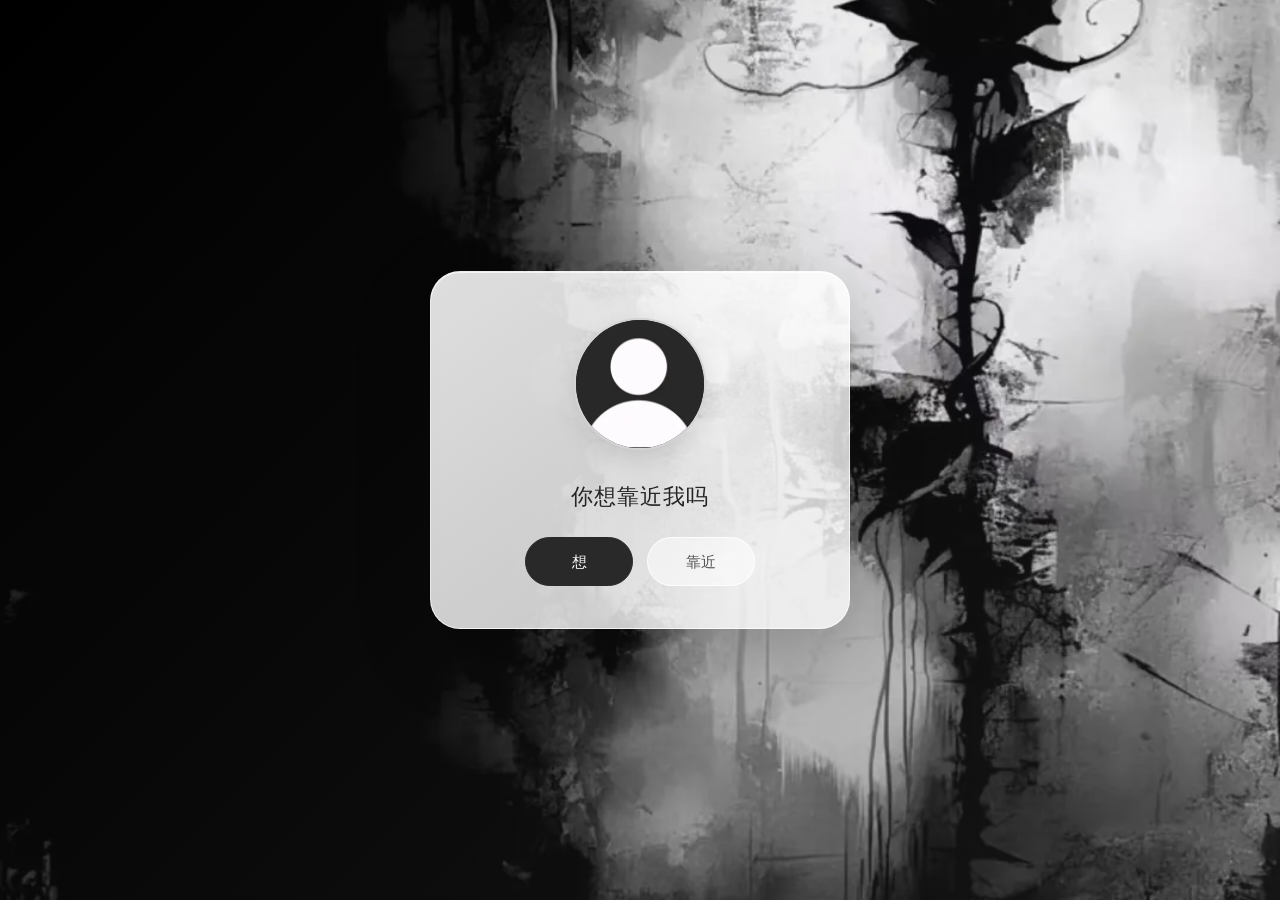
<file: wenshui/index.html>
<!doctype html>
<html lang="zh-CN">
<head>
<meta charset="utf-8">
<meta name="viewport" content="width=device-width,initial-scale=1,viewport-fit=cover">
<meta name="theme-color" content="#ffffff">
<meta name="description" content="温水 @WenShui｜往事似水如痕。虐恋、病恋、树洞与教学资料。">
<title>温水 · 往事似水如痕</title>
<style>
:root{color-scheme:light;--ink:#202020;--muted:#969696;--tag:#f1f1f1;--line:#ededed;--paper:#fff;--canvas:#f7f7f7}
*{box-sizing:border-box}html{scroll-behavior:smooth;scroll-padding-top:72px}body{margin:0;background:var(--canvas);color:var(--ink);font-family:-apple-system,BlinkMacSystemFont,"Segoe UI","PingFang SC","Microsoft YaHei",sans-serif;-webkit-font-smoothing:antialiased;font-size:15px;line-height:1.8}button,a{font:inherit}button{cursor:pointer}a{color:inherit}button:focus-visible,a:focus-visible,summary:focus-visible{outline:2px solid #565656;outline-offset:5px}button{-webkit-tap-highlight-color:transparent}.shell{max-width:760px;margin:0 auto;min-height:100dvh;background:var(--paper);box-shadow:0 0 50px #00000003}.profile{padding:48px 36px 30px;background:white}.identity{display:flex;gap:25px;align-items:center}.avatar{display:block;width:108px;height:108px;border-radius:50%;object-fit:cover;background:#262626;flex:none}.name{font-size:32px;line-height:1.25;letter-spacing:-1px;margin:0 0 6px;font-weight:800}.handle{color:#999;font-size:18px;font-weight:550;letter-spacing:.2px}.bio{margin:28px 0 17px;font-size:18px;font-weight:550;letter-spacing:.3px}.attributes{display:flex;flex-wrap:wrap;gap:8px;margin:0 0 9px;padding:0;list-style:none}.attributes li,.group{display:inline-flex;align-items:center;border-radius:100px;background:var(--tag);color:#606060;font-size:13px;line-height:1.5;font-weight:550;padding:7px 15px}.group-row{display:flex;flex-wrap:wrap;gap:8px}.group{white-space:normal}.stats{display:flex;flex-wrap:wrap;gap:25px;margin:23px 0 0;color:#666;font-size:16px;line-height:1.6}.stats strong{font-size:20px;font-weight:800;letter-spacing:-.5px;color:#1d1d1d;margin-right:5px}.tabs{display:grid;grid-template-columns:repeat(4,minmax(0,1fr));position:sticky;top:0;z-index:10;background:#fffffff5;backdrop-filter:blur(16px);border-bottom:1px solid #e7e7e7}.tab{position:relative;border:0;background:transparent;color:#aaa;font-size:17px;font-weight:700;min-height:67px;padding:18px 0;transition:color .18s}.tab:hover{color:#555}.tab[aria-selected="true"]{color:#222}.tab:after{content:"";position:absolute;bottom:-1px;left:20%;right:20%;height:3px;background:#252525;border-radius:2px;transform:scaleX(0);transition:transform .2s}.tab[aria-selected="true"]:after{transform:scaleX(1)}.content{background:#f7f7f7;padding:24px 24px 36px;min-height:420px}.panel[hidden]{display:none!important}.panel{animation:fade .22s ease}.post{background:white;border:1px solid #f0f0f0;border-radius:22px;padding:26px;box-shadow:0 8px 30px #00000002}.post-author{display:flex;align-items:center;gap:12px;margin-bottom:24px}.mini-avatar{width:42px;height:42px;border-radius:50%;object-fit:cover;flex:none}.author-line{display:flex;align-items:baseline;gap:8px;flex-wrap:wrap;line-height:1.5}.author-line strong{font-size:17px;font-weight:800}.author-line span{font-size:13px;color:#aaa}.post-label{font-size:13px;color:#868686;margin-top:1px;line-height:1.4}.section-title{display:flex;align-items:center;justify-content:space-between;margin-bottom:18px}.section-title h2{font-size:23px;letter-spacing:.3px;margin:0;line-height:1.4}.section-index{color:#bbb;font-size:11px;font-weight:600;letter-spacing:2px}.fold{border-bottom:1px solid var(--line)}.fold:first-of-type{border-top:1px solid var(--line)}.fold summary{list-style:none;display:flex;align-items:center;justify-content:space-between;gap:14px;padding:18px 0;cursor:pointer;font-weight:700;font-size:15px;user-select:none}.fold summary::-webkit-details-marker{display:none}.summary-label{display:flex;align-items:center;gap:10px}.summary-num{font-size:10px;color:#b0b0b0;letter-spacing:1px;font-weight:500}.fold summary:after{content:"+";font-size:21px;font-weight:400;color:#aaa;line-height:1}.fold[open] summary:after{content:"−"}.fold-body{padding:0 0 22px;font-size:14px;color:#555;line-height:1.95;overflow-wrap:anywhere}.fold-body p{margin:0 0 10px}.fold-body p:last-child{margin-bottom:0}.wordlines{font-size:16px;color:#3e3e3e;font-weight:500;line-height:2.1;letter-spacing:.2px}.sub-label{display:block;font-size:12px;color:#999;font-weight:500;margin:18px 0 7px;letter-spacing:2px}.sub-label:first-child{margin-top:0}.soft-note{background:#f7f7f7;border-radius:12px;padding:13px 15px;font-size:13px;color:#777;line-height:1.85;margin:14px 0}.soft-note p{margin:0}.price-table{width:100%;border-collapse:collapse;margin-bottom:14px;font-size:14px}.price-table caption{caption-side:top;text-align:left;font-weight:700;color:#333;font-size:14px;padding:0 0 8px}.price-table td{padding:11px 0;border-bottom:1px solid #f0f0f0;vertical-align:top}.price-table tr:last-child td{border-bottom:0}.price-table td:last-child{text-align:right;color:#222;font-weight:650;white-space:nowrap;padding-left:14px}.price-table td:first-child{padding-right:4px}.price-table .detail{display:block;color:#999;font-weight:400;font-size:12px}.extras{display:flex;flex-wrap:wrap;gap:7px 16px;font-size:12px;line-height:1.9;color:#777}.rules{margin:14px 0 0;padding-left:1.5em;color:#666;font-size:13px;line-height:1.95}.rules li{padding-left:4px;margin:0 0 13px}.rules li:last-child{margin-bottom:0}.read-notice{font-size:13px;color:#555;margin:0 0 14px!important;font-weight:600}.detail-link{display:flex;justify-content:space-between;align-items:center;gap:12px;text-decoration:none;border-radius:13px;padding:14px 17px;background:#262626;color:#fff;font-size:13px;font-weight:600;margin-top:23px;transition:background .18s,transform .18s}.detail-link:hover{background:#454545;transform:translateY(-1px)}.link-arrow{font-size:18px;font-weight:400;line-height:1}.link-note{color:#aaa;font-size:10px;line-height:1.5;margin:9px 0 0;text-align:center}.about-grid{margin:0}.about-grid div{display:grid;grid-template-columns:105px 1fr;gap:12px;padding:10px 0;border-bottom:1px solid #f2f2f2}.about-grid div:last-child{border-bottom:0}.about-grid dt{color:#999}.about-grid dd{margin:0;color:#444}.lesson-tags{display:flex;gap:7px;flex-wrap:wrap;margin-top:12px}.lesson-tags span{background:#f3f3f3;color:#707070;font-size:12px;border-radius:7px;padding:5px 9px}.reasons{padding-left:1.5em;margin:10px 0 0}.reasons li{padding-left:3px;margin:0 0 12px}.course-group{margin:0 0 22px}.course-group:last-child{margin-bottom:0}.group-course{padding:15px 0;border-bottom:1px solid #f0f0f0}.group-course:first-child{padding-top:0}.group-course:last-child{border-bottom:0;padding-bottom:0}.course-heading{display:flex;justify-content:space-between;gap:16px;align-items:baseline;margin:0 0 8px;color:#333;font-weight:700}.course-heading strong{white-space:nowrap;font-size:16px}.course-heading span{font-size:14px}.course-heading small{font-size:11px;color:#999;font-weight:400}.schedule{font-size:12px;color:#969696;margin-top:10px!important}.reminders{list-style:none;margin:0;padding:0;font-size:13px}.reminders li{padding:11px 0;border-bottom:1px solid #f0f0f0}.reminders li:last-child{border:0}.reminders .important{font-weight:650;color:#333}.page-footer{text-align:center;padding:25px 0 0;color:#b2b2b2;font-size:11px;letter-spacing:.4px}.page-footer span{margin:0 6px}.collapse-tip{font-size:11px;color:#aaa;margin:0 0 7px}.header-divider{width:24px;height:2px;background:#ddd;margin:16px 0}.teaching-note{font-size:12px;color:#929292;line-height:1.85}.panel:focus{outline:none}@keyframes fade{from{opacity:.3;transform:translateY(5px)}to{opacity:1;transform:translateY(0)}}
@media(min-width:900px){.shell{margin:42px auto;border:1px solid #ededed;border-radius:26px;overflow:clip;min-height:calc(100dvh - 84px)}.profile{padding-top:42px}}
@media(max-width:520px){body{font-size:14px}.profile{padding:32px 22px 24px}.identity{gap:19px}.avatar{width:88px;height:88px}.name{font-size:28px}.handle{font-size:16px}.bio{font-size:16px;margin:24px 0 16px}.attributes{gap:7px}.attributes li,.group{font-size:12px;padding:6px 12px}.group-row{gap:7px}.stats{font-size:14px;gap:24px;margin-top:22px}.stats strong{font-size:18px}.tab{min-height:61px;font-size:16px;padding:17px 0}.content{padding:18px 14px 28px}.post{padding:22px 19px;border-radius:19px}.post-author{gap:10px;margin-bottom:23px}.author-line strong{font-size:16px}.author-line span{font-size:12px}.mini-avatar{width:38px;height:38px}.section-title h2{font-size:21px}.wordlines{font-size:15px}.fold-body{font-size:13px}.fold summary{padding:17px 0;font-size:14px}.about-grid div{grid-template-columns:83px 1fr;gap:10px}.extras{gap:6px 12px}.price-table{font-size:13px}.course-heading strong{font-size:15px}.rules{font-size:13px}.detail-link{padding:13px 15px}}
@media(prefers-reduced-motion:reduce){html{scroll-behavior:auto}.panel{animation:none}*{transition:none!important}}
.music-control{display:inline-flex;align-items:center;gap:7px;margin-top:18px;min-height:40px;border:1px solid #e9e9e9;border-radius:24px;background:#f7f7f7;padding:8px 13px;color:#777;font-size:12px;line-height:1.5}.music-control:hover{background:#eeeeee}.music-control[aria-pressed="true"]{color:#333}.music-control .note{font-size:15px}.music-control .music-action{color:#444;margin-left:5px}

[hidden]{display:none!important}body.intro-pending{background:#fff}.intro{min-height:100vh;min-height:100svh;display:grid;place-items:center;background:#fff;padding:32px 24px}.intro-inner{text-align:center;display:flex;flex-direction:column;align-items:center;max-width:100%;padding-bottom:4vh}.intro-avatar{display:block;width:132px;height:132px;object-fit:cover;border-radius:50%;background:#262626}.intro-title{margin:30px 0 24px;font-size:22px;line-height:1.5;font-weight:550;letter-spacing:1px;color:#292929}.intro-options{display:flex;gap:14px;justify-content:center}.intro-option{min-width:108px;min-height:46px;padding:10px 25px;border-radius:25px;border:1px solid #e4e4e4;background:#fff;color:#555;font-size:15px;transition:background .2s,transform .2s}.intro-option:first-child{background:#292929;border-color:#292929;color:#fff}.intro-option:hover{background:#f1f1f1;transform:translateY(-2px)}.intro-option:first-child:hover{background:#444}.intro-option:focus-visible{outline:2px solid #666;outline-offset:4px}.shell.intro-entered{animation:introEnter .35s ease both}@keyframes introEnter{from{opacity:0;transform:translateY(8px)}to{opacity:1;transform:translateY(0)}}@media(max-width:520px){.intro-avatar{width:116px;height:116px}.intro-title{font-size:21px}.intro-option{min-width:104px}}@media(prefers-reduced-motion:reduce){.shell.intro-entered{animation:none}}
</style>
<style id="image-theme">
body.intro-pending{background:#191919}.intro{position:relative;background:#191919 url("intro-background-v2.webp") 62% center/cover no-repeat;isolation:isolate;overflow:hidden}.intro:before{content:"";position:absolute;inset:0;background:linear-gradient(135deg,rgba(0,0,0,.12),rgba(255,255,255,.08));z-index:-1}.intro-inner{width:min(420px,100%);padding:46px 38px 42px;border-radius:30px;border:1px solid rgba(255,255,255,.65);background:linear-gradient(145deg,rgba(255,255,255,.8),rgba(255,255,255,.59));backdrop-filter:blur(18px) saturate(.8);-webkit-backdrop-filter:blur(18px) saturate(.8);box-shadow:0 24px 75px rgba(0,0,0,.23),inset 0 1px 0 rgba(255,255,255,.7)}.intro-avatar{border:2px solid rgba(255,255,255,.8);box-shadow:0 8px 25px rgba(0,0,0,.12)}.intro-title{color:#242424}.intro-option{background:rgba(255,255,255,.54);border-color:rgba(255,255,255,.8);backdrop-filter:blur(8px)}.intro-option:first-child{background:#292929;border-color:#292929}.content{background:#fff url("content-background-v2.webp") center top/100% auto repeat-y}.post{background:rgba(255,255,255,.82);border-color:rgba(255,255,255,.9);backdrop-filter:none;-webkit-backdrop-filter:none}.soft-note{background:rgba(247,247,247,.88)}.avatar,.mini-avatar{object-position:center 36%}.page-footer{color:#8b8b8b;text-shadow:0 1px 3px #fff}
@media(max-width:520px){.intro-inner{width:min(352px,100%);padding:38px 22px 36px;border-radius:26px}.intro{background-position:64% center}}
</style><style id="stable-content-background">.panel,.shell.intro-entered{animation:none}.tabs{background:#fff;backdrop-filter:none;-webkit-backdrop-filter:none}</style><link rel="preload" as="image" href="intro-background-v2.webp" fetchpriority="high">
<style id="performance-style">.intro-inner{background:linear-gradient(145deg,rgba(255,255,255,.87),rgba(255,255,255,.75));backdrop-filter:none;-webkit-backdrop-filter:none}.intro-option{backdrop-filter:none;-webkit-backdrop-filter:none}.post{contain:layout style}.intro[hidden]{background-image:none}</style></head>
<body class="intro-pending">
<audio id="background-music" loop preload="none" playsinline aria-label="背景音乐：默间奏"><source src="mo-interlude-lite.mp3" type="audio/mpeg"></audio>
<section class="intro" id="intro" aria-labelledby="intro-title"><div class="intro-inner"><img class="intro-avatar" decoding="async" fetchpriority="high" src="avatar-v2.webp" alt="温水的头像" width="132" height="132"><h2 class="intro-title" id="intro-title">你想靠近我吗</h2><div class="intro-options"><button type="button" class="intro-option" data-enter>想</button><button type="button" class="intro-option" data-enter>靠近</button></div></div></section>
<main class="shell" id="profile-page" hidden>
 <header class="profile" id="profile">
  <div class="identity"><img class="avatar" loading="lazy" decoding="async" src="profile-avatar-v2.webp" alt="温水的头像" width="108" height="108"><div><h1 class="name">温水</h1><div class="handle">@WenShui</div></div></div>
  <p class="bio">往事似水如痕</p>
  <ul class="attributes" aria-label="个人属性"><li>20</li><li>天蝎</li><li>le-p</li><li>INFP</li><li>八无</li></ul>
  <div class="group-row"><span class="group">中性音</span><span class="group">常驻团：晚恋｜素雪｜素持｜惊梦</span></div>
  <div class="stats"><span><strong>52</strong>正在关注</span><span><strong>13.14k</strong>关注者</span></div>
  <button class="music-control" id="music-control" type="button" aria-pressed="false" aria-label="播放背景音乐：默间奏"><span class="note" aria-hidden="true">♪</span><span>默间奏</span><span class="music-action" id="music-action">播放</span></button>
 </header>
 <nav class="tabs" role="tablist" aria-label="资料分类">
  <button class="tab" id="tab-xuelian" role="tab" aria-selected="true" aria-controls="panel-xuelian" tabindex="0" data-tab="xuelian">虐恋</button>
  <button class="tab" id="tab-binglian" role="tab" aria-selected="false" aria-controls="panel-binglian" tabindex="-1" data-tab="binglian">病恋</button>
  <button class="tab" id="tab-shudong" role="tab" aria-selected="false" aria-controls="panel-shudong" tabindex="-1" data-tab="shudong">树洞</button>
  <button class="tab" id="tab-jiaoxue" role="tab" aria-selected="false" aria-controls="panel-jiaoxue" tabindex="-1" data-tab="jiaoxue">教学</button>
 </nav>
 <div class="content">
  <section class="panel" id="panel-xuelian" role="tabpanel" aria-labelledby="tab-xuelian" tabindex="0">
   <article class="post">
    <div class="post-author"><img class="mini-avatar" loading="lazy" decoding="async" src="profile-avatar-v2.webp" alt="" width="42" height="42"><div><div class="author-line"><strong>温水</strong><span>@WenShui</span></div><div class="post-label">虐恋资料</div></div></div>
    <div class="section-title"><h2>虐恋</h2><span class="section-index">01 / 04</span></div>
    <p class="collapse-tip">点击小标题展开，向下浏览全部内容</p>
    <details class="fold" open><summary><span class="summary-label"><span class="summary-num">01</span>风格</span></summary><div class="fold-body"><span class="sub-label">主风格</span><div class="wordlines">温柔刀 / 意识流<br>引导 / 若即若离 / 循序渐进<br>微文艺 / 多遗憾 / 安抚</div><span class="sub-label">副风格</span><div class="wordlines">水仙 / 逻辑 / 剖析 / 非常规</div></div></details>
    <details class="fold"><summary><span class="summary-label"><span class="summary-num">02</span>价格</span></summary><div class="fold-body"><table class="price-table"><caption>虐恋</caption><tbody><tr><td>0.5 小时</td><td>25r</td></tr><tr><td>1 小时</td><td>45r</td></tr></tbody></table><div class="extras"><span>头牌 ＋5</span><span>凌晨 ＋3</span><span>围观 ＋3</span><span>卡装扮 ＋3</span><span>水仙 ＋10</span><span>替身 ＋10</span><span>单口 ＋5</span><span>虐物 ＋8</span></div></div></details>
    <details class="fold"><summary><span class="summary-label"><span class="summary-num">03</span>须知</span></summary><div class="fold-body"><p class="read-notice">『下单默认已读须知』</p><ol class="rules">
     <li>请宝宝提前说好雷点喜好，以防我们的约会中出现不愉快，不对任何盲雷负责哦。</li>
     <li>当在这场约会中我们也许并不只是爱人关系。只要你需要，我可以成为任何人。</li>
     <li>迟到不补时间，超过十分钟会另外安排约会时间，若是宝宝连续三次放鸽，默认送单哦！</li>
     <li>约会过程中的一切录屏，截图，口头复述均不可转载，若有需要提前告知，一旦发现十倍赔偿。</li>
     <li>有任何不满宝宝可以告诉派派或者当场提出来，不要独自生闷气。</li>
     <li>下单10min内可退款，但不要结束后私自在其他平台诋毁或恶意评价。</li>
     <li>记住我们是恋人，躲避，排斥会降低体验感哦。</li>
     <li>不要恶意搞怪，故意排斥，不然默认送单。</li>
     <li>我们的约会可以有旁观者，但请不要过多打扰我们约会。如果和朋友聊天时间过长，默认送单。</li>
     <li>会有记录过程的习惯，若小宝介意可提前说明。</li>
     <li>每个小宝只会接两次，过多的了解只会让我们丧失新鲜感，走向厌倦。</li>
     <li>主风格为温柔刀，淡淡的刺痛感，若是需要强烈情感可能我们并不太适合哦！</li>
     <li>有时遇到单内满意的话术会进行翻拍处理，并不会泄露小宝的任何隐私，若小宝介意可提前告知。</li>
     <li>婉拒男生，恶意捉弄，抽象，毫无兴趣只是为了好玩，退单率高的小宝，用时间来试错太过奢靡。</li>
    </ol></div></details>
    <a class="detail-link" href="https://www.kdocs.cn/l/ckefFifiEoKg" target="_blank" rel="noopener noreferrer"><span>查看虐恋完整资料</span><span class="link-arrow" aria-hidden="true">↗</span></a><p class="link-note">将在新页面打开金山文档</p>
   </article>
  </section>
  <section class="panel" id="panel-binglian" role="tabpanel" aria-labelledby="tab-binglian" tabindex="0" hidden>
   <article class="post">
    <div class="post-author"><img class="mini-avatar" loading="lazy" decoding="async" src="profile-avatar-v2.webp" alt="" width="42" height="42"><div><div class="author-line"><strong>温水</strong><span>@WenShui</span></div><div class="post-label">病恋资料 · 温病</div></div></div>
    <div class="section-title"><h2>温病</h2><span class="section-index">02 / 04</span></div>
    <p class="collapse-tip">点击小标题展开，向下浏览全部内容</p>
    <details class="fold" open><summary><span class="summary-label"><span class="summary-num">01</span>风格</span></summary><div class="fold-body"><span class="sub-label">主风格</span><div class="wordlines">血腥 / 微擦 / 囚禁 / 低恋</div><span class="sub-label">副风格</span><div class="wordlines">小狗文学 / 文艺温 / 白骑士 / 伪救赎</div></div></details>
    <details class="fold"><summary><span class="summary-label"><span class="summary-num">02</span>价格</span></summary><div class="fold-body"><table class="price-table"><caption>病恋</caption><tbody><tr><td>0.5 小时</td><td>22r</td></tr><tr><td>1 小时</td><td>40r</td></tr></tbody></table><div class="extras"><span>头牌 ＋5</span><span>凌晨 ＋3</span><span>围观 ＋3</span><span>卡装扮 ＋3</span></div></div></details>
    <details class="fold"><summary><span class="summary-label"><span class="summary-num">03</span>必读须知</span></summary><div class="fold-body"><p class="read-notice">★ 必读须知 · 下单默认已读须知</p><ol class="rules">
     <li>请在我们约会之前告诉我你的喜好，雷点和称呼。</li><li>体验十分钟，不行请说安全词“撤退”。</li><li>记住我们是恋人，躲避，排斥会降低体验感哦。</li><li>我们的约会可以有旁观者，但请不要过多打扰我们约会。如果和朋友聊天时间过长，默认送单。</li><li>不要恶意搞怪，故意排斥，不然默认送单。</li><li>禁止侮辱贬低我哦，我们是恋人请记住这一点。</li><li>禁止录屏，截屏，口头转述等，如有需要，提前告知，但禁止转载，否则十倍赔偿。本人拒接黄暴单，特殊病物单。</li><li>会有记录过程的习惯，若小宝介意可提前说明。</li><li>每个小宝只会接两次，过多的了解只会让我们丧失新鲜感，走向厌倦。</li><li>有时遇到单内满意的话术会进行翻拍处理，并不会泄露小宝的任何隐私，若小宝介意可提前告知。</li><li>婉拒男生，恶意捉弄，抽象，毫无兴趣只是为了好玩，退单率高的小宝，用时间来试错太过奢靡。</li>
    </ol></div></details>
    <a class="detail-link" href="https://www.kdocs.cn/l/cd6MUSZsr6T2" target="_blank" rel="noopener noreferrer"><span>查看病恋完整资料</span><span class="link-arrow" aria-hidden="true">↗</span></a><p class="link-note">将在新页面打开金山文档</p>
   </article>
  </section>
  <section class="panel" id="panel-shudong" role="tabpanel" aria-labelledby="tab-shudong" tabindex="0" hidden>
   <article class="post">
    <div class="post-author"><img class="mini-avatar" loading="lazy" decoding="async" src="profile-avatar-v2.webp" alt="" width="42" height="42"><div><div class="author-line"><strong>温水</strong><span>@WenShui</span></div><div class="post-label">树洞资料</div></div></div>
    <div class="section-title"><h2>树洞</h2><span class="section-index">03 / 04</span></div>
    <p class="collapse-tip">点击小标题展开，向下浏览全部内容</p>
    <details class="fold" open><summary><span class="summary-label"><span class="summary-num">01</span>风格与陪伴</span></summary><div class="fold-body"><div class="wordlines">共情｜洞察｜温柔<br>容器｜疏导｜解忧｜理智</div><div class="header-divider"></div><p>学业｜友情｜工作｜家庭｜爱情｜个人<br>均有经验，有适当心理学基础。</p><div class="soft-note"><p>无论你是痛苦，迷茫，冷静，还是不知所措，<br>我都可以解决。</p><p>你需要的不只是一个倾听者，还是一个决策者。</p></div></div></details>
    <details class="fold"><summary><span class="summary-label"><span class="summary-num">02</span>须知</span></summary><div class="fold-body"><p class="read-notice">下单默认已读须知</p><ol class="rules"><li>请宝宝提前说好雷点喜好，以防我们的约会中出现不愉快，不对任何盲雷负责哦。</li><li>相遇过程中的一切录屏，截图，口头复述均不可转载，若有需要提前告知，一旦发现十倍赔偿。</li><li>有任何不满宝宝可以告诉派派或者当场提出来，不要独自生闷气。</li><li>下单10min内可退款，但不要结束后私自在其他平台诋毁或恶意评价。</li><li>不要恶意搞怪，故意排斥，不然默认送单。</li><li>我们的相处可以有旁观者，但请不要过多打扰我们约会。如果和朋友聊天时间过长，默认送单。</li></ol></div></details>
    <a class="detail-link" href="https://www.kdocs.cn/l/cbAdGJDTap9M" target="_blank" rel="noopener noreferrer"><span>查看树洞完整资料</span><span class="link-arrow" aria-hidden="true">↗</span></a><p class="link-note">将在新页面打开金山文档</p>
   </article>
  </section>
  <section class="panel" id="panel-jiaoxue" role="tabpanel" aria-labelledby="tab-jiaoxue" tabindex="0" hidden>
   <article class="post">
    <div class="post-author"><img class="mini-avatar" loading="lazy" decoding="async" src="profile-avatar-v2.webp" alt="" width="42" height="42"><div><div class="author-line"><strong>温水</strong><span>@WenShui</span></div><div class="post-label">教学资料</div></div></div>
    <div class="section-title"><h2>教学</h2><span class="section-index">04 / 04</span></div>
    <p class="collapse-tip">点击小标题展开，向下浏览全部内容</p>
    <details class="fold" open><summary><span class="summary-label"><span class="summary-num">01</span>个人经历</span></summary><div class="fold-body"><dl class="about-grid"><div><dt>入团时长</dt><dd>五年</dd></div><div><dt>目前状态</dt><dd>教学＋接单</dd></div><div><dt>所在陪玩团</dt><dd>晚恋｜素雪｜素持｜惊梦</dd></div><div><dt>所获成就</dt><dd>入圈无差评、无客诉</dd></div></dl><div class="soft-note">会安排好教学时间和接单时间，可以保证你在需要的时候能找到我。</div></div></details>
    <details class="fold"><summary><span class="summary-label"><span class="summary-num">02</span>教学方式与特点</span></summary><div class="fold-body"><p>上课方式</p><div class="lesson-tags"><span>文字讲述</span><span>腾讯会议</span><span>线上模拟</span><span>作业检查</span></div><span class="sub-label">为什么选择我做你的三恋教学老师</span><ol class="reasons"><li>永教包教会，靠自己理解摸清适合的风格，引导为主。</li><li>拒绝模板化，形成属于自己的思维模式。</li><li>任何问题在线回答，切身体会理解。</li><li>性格温和，不用担心害怕挨骂。</li><li>尊重任何人，尊重是相互的，你用什么态度我也会用什么态度。</li><li>不理解会反复讲解，通过不同方式去进行演练，直到你学会为止。</li></ol></div></details>
    <details class="fold"><summary><span class="summary-label"><span class="summary-num">03</span>个人课程与价格</span></summary><div class="fold-body"><div class="course-group"><table class="price-table"><caption>病或虐恋教学</caption><tbody><tr><td>单课</td><td>50/h</td></tr><tr><td>周教</td><td>88r</td></tr><tr><td>月教</td><td>128r</td></tr><tr><td>单一风格永教</td><td>366r</td></tr><tr><td>永教<span class="detail">全风格</span></td><td>520r</td></tr></tbody></table></div><div class="course-group"><table class="price-table"><caption>病和虐教学</caption><tbody><tr><td>周教</td><td>158r</td></tr><tr><td>月教<span class="detail">单风格</span></td><td>306r</td></tr><tr><td>永教</td><td>888r</td></tr></tbody></table></div></div></details>
    <details class="fold"><summary><span class="summary-label"><span class="summary-num">04</span>团体课程与价格</span></summary><div class="fold-body"><div class="group-course"><div class="course-heading"><span>周教</span><strong>260r</strong></div><p>包括截图复盘＋线上练习＋基础讲解＋问题答疑。</p><p class="schedule">每周一次线上会议 · 1h<br>每隔一天 1h 讲解 / 0.5h 线上练习</p><p class="teaching-note">每次会抽取不同的人进行线上练习。没有抽取到的宝宝会进行问题答疑；抽取到的宝宝会进行截图复盘，复盘在团内进行，公开讲解。</p></div><div class="group-course"><div class="course-heading"><span>月教 <small>每周 2 节课</small></span><strong>999r</strong></div><p>教学内容同上。每周一次线上会议，其他均为文字讲解，含 0.5h 线上练习。</p></div><div class="group-course"><div class="course-heading"><span>月教 <small>每周 4 节课</small></span><strong>1314r</strong></div><p>教学内容同上。</p></div><div class="group-course"><div class="course-heading"><span>永教 <small>每周 3 节课</small></span><strong>2333r</strong></div><p>教学内容同上，空闲时间可解答简单疑问。</p></div></div></details>
    <details class="fold"><summary><span class="summary-label"><span class="summary-num">05</span>下单提醒</span></summary><div class="fold-body"><div class="soft-note"><strong>先体验，再选择</strong><br>试单：先体验一节课，50/h，验证我们是否契合。</div><ul class="reminders"><li>1v1 教学只招收 <strong>5 名学生</strong></li><li>1v1 教学期间不担任团教</li><li>团教期间不招收 1v1 学生</li><li class="important">下单后不予退款</li></ul></div></details>
    <a class="detail-link" href="https://www.kdocs.cn/l/cfLXrblxFEan" target="_blank" rel="noopener noreferrer"><span>查看教学完整资料</span><span class="link-arrow" aria-hidden="true">↗</span></a><p class="link-note">将在新页面打开金山文档</p>
   </article>
  </section>
  <footer class="page-footer">温水<span>·</span>往事似水如痕</footer>
 </div>
</main>
<script>
(()=>{
 const intro=document.getElementById('intro'),profile=document.getElementById('profile-page');
 intro.querySelectorAll('[data-enter]').forEach(button=>button.addEventListener('click',()=>{
  intro.hidden=true;profile.hidden=false;profile.classList.add('intro-entered');document.body.classList.remove('intro-pending');window.scrollTo(0,0);
  const title=profile.querySelector('h1');title.tabIndex=-1;title.focus({preventScroll:true});
  document.dispatchEvent(new Event('wenshui:enter'));
 }));
})();
(()=>{
 const audio=document.getElementById('background-music');
 const button=document.getElementById('music-control');
 const label=document.getElementById('music-action');
 let wanted=true;
 audio.volume=.6;
 function sync(){const playing=!audio.paused&&!audio.ended;button.setAttribute('aria-pressed',String(playing));button.setAttribute('aria-label',(playing?'暂停':'播放')+'背景音乐：默间奏');label.textContent=playing?'暂停':'播放';}
 function play(){if(!wanted)return;const pending=audio.play();if(pending)pending.then(()=>{if(!wanted)audio.pause();sync();}).catch(()=>{sync();if(wanted&&!audio.error)label.textContent='点击播放';});}
 button.addEventListener('click',()=>{if(!audio.paused){wanted=false;audio.pause();}else{wanted=true;play();}sync();});
 document.querySelector('.tabs').addEventListener('click',()=>{if(wanted&&audio.paused)play();});
 document.addEventListener('wenshui:enter',()=>{if(wanted&&audio.paused)play();});
 audio.addEventListener('play',sync);audio.addEventListener('pause',sync);
 audio.addEventListener('error',()=>{label.textContent='重试播放';});
 // Audio starts from the entry gesture, after the introduction is ready.
})();
(()=>{
 const tabs=[...document.querySelectorAll('[role="tab"]')];
 const panels=[...document.querySelectorAll('[role="tabpanel"]')];
 const keys=tabs.map(tab=>tab.dataset.tab);
 function select(key,{focus=false,updateHash=true}={}){
  if(!keys.includes(key))return;
  const activeTab=document.getElementById('tab-'+key);if(activeTab.getAttribute('aria-selected')==='true'){if(focus)activeTab.focus({preventScroll:true});return;}
  const contentTop=document.querySelector('.tabs').getBoundingClientRect().top+window.scrollY;
  const wasBelow=window.scrollY>contentTop;
  tabs.forEach(tab=>{const active=tab.dataset.tab===key;tab.setAttribute('aria-selected',String(active));tab.tabIndex=active?0:-1;if(active&&focus)tab.focus({preventScroll:true});});
  panels.forEach(panel=>panel.hidden=panel.id!=='panel-'+key);
  if(updateHash)history.replaceState(null,'','#'+key);
  if(wasBelow)window.scrollTo({top:contentTop,behavior:'instant'});
 }
 tabs.forEach((tab,index)=>{
  tab.addEventListener('click',()=>select(tab.dataset.tab));
  tab.addEventListener('keydown',event=>{
   let next=index;
   if(event.key==='ArrowRight')next=(index+1)%tabs.length;
   else if(event.key==='ArrowLeft')next=(index-1+tabs.length)%tabs.length;
   else if(event.key==='Home')next=0;
   else if(event.key==='End')next=tabs.length-1;
   else return;
   event.preventDefault();select(keys[next],{focus:true});
  });
 });
 window.addEventListener('hashchange',()=>select(location.hash.slice(1),{updateHash:false}));
 if(keys.includes(location.hash.slice(1)))select(location.hash.slice(1),{updateHash:false});
})();
</script>
</body>
</html>
</file>
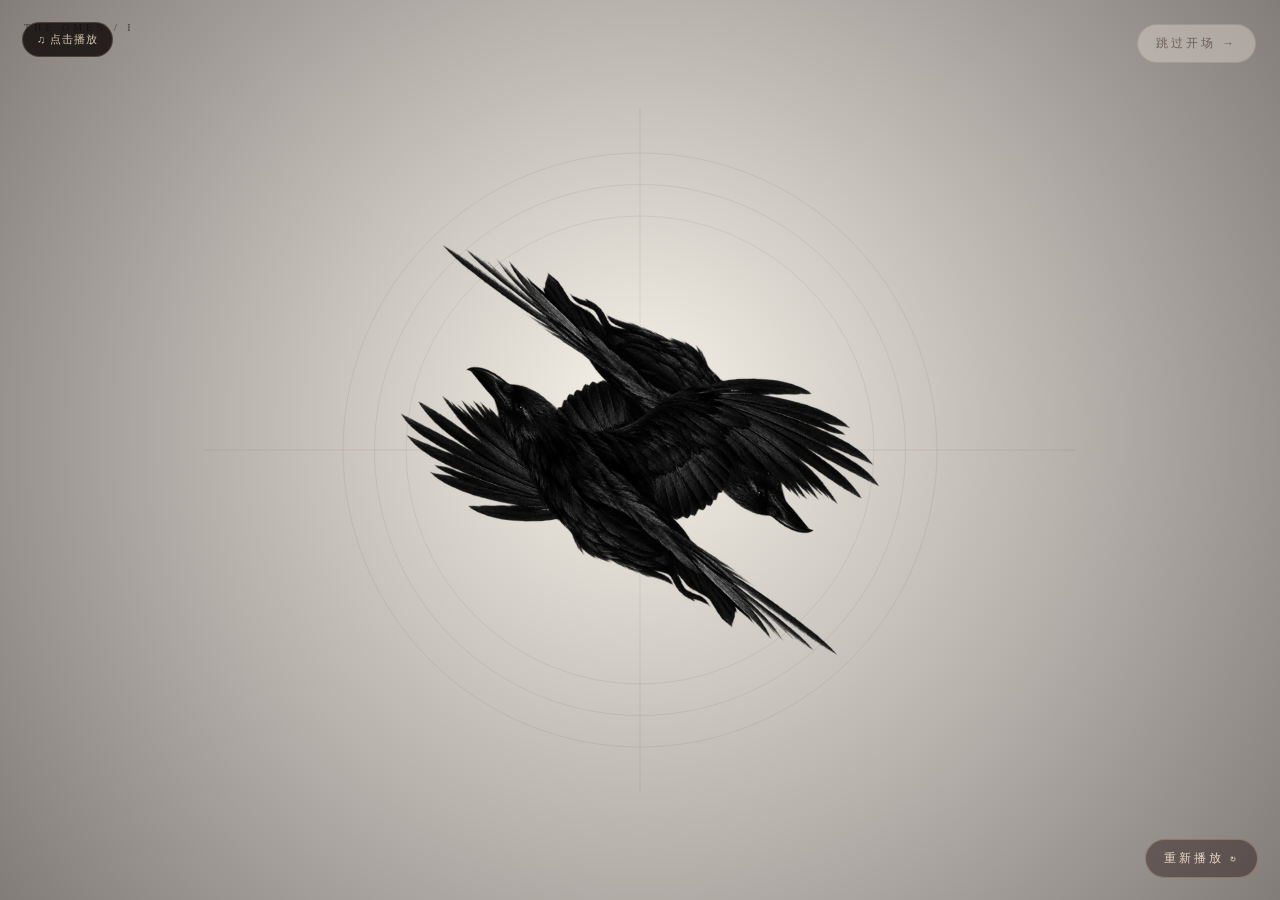
<file: yuzui/index.html>
<!doctype html><html lang="zh-CN"><meta charset="utf-8"><meta name="viewport" content="width=device-width,initial-scale=1"><title>余罪 · 神的指引</title><style>*{box-sizing:border-box}body{margin:0;background:#ddd9d1;overflow:hidden}canvas{display:block;width:100vw;height:100dvh}.title{position:fixed;inset:0;display:flex;flex-direction:column;justify-content:center;align-items:center;pointer-events:none;color:#f8e9d3;opacity:0;transform:scale(1.08);transition:opacity 2.5s,transform 4s}.title.show{opacity:1;transform:scale(1)}.cross{font:46px Georgia;opacity:.7;margin-bottom:24px}.title h1{font:500 clamp(35px,7vw,90px) 'Songti SC','SimSun',serif;letter-spacing:.32em;margin:0 0 0 .32em;text-shadow:0 2px 2px #190000,0 0 25px #e0997755}.title p{font:11px Georgia;letter-spacing:.55em;margin-top:24px;color:#e8bdac}.line{width:min(260px,50vw);height:1px;background:linear-gradient(90deg,transparent,#dfba9d,transparent);margin-top:30px}button{position:fixed;right:22px;bottom:22px;color:#ead8c9;background:#19060766;border:1px solid #d8ad8b66;border-radius:30px;padding:10px 18px;cursor:pointer;font:12px serif;letter-spacing:3px}button:hover{background:#3a080a}small{position:fixed;top:22px;left:24px;color:#453d38;font:10px Georgia;letter-spacing:4px;transition:color 2s}
body{background:#000}.title{transition:opacity 1.2s,transform 2s}body.entered canvas,body.entered>.title,body.entered>small{opacity:0;pointer-events:none}canvas{transition:opacity 1.8s}body>button{z-index:10}#archive{position:fixed;inset:0;background:#030304;opacity:0;visibility:hidden;transition:opacity 2s;color:#e3d8c9;font-family:'Songti SC','SimSun',serif;overflow:hidden}body.entered #archive{opacity:1;visibility:visible}.archive-frame{position:absolute;inset:18px;border:1px solid #9e87732e;pointer-events:none}.archive-top{position:absolute;top:34px;width:100%;text-align:center;font:10px Georgia;letter-spacing:5px;color:#867b70}.dial{position:absolute;left:50%;top:50%;width:min(54vw,54vh,520px);aspect-ratio:1;transform:translate(-50%,-50%);border:1px solid #b39a7566;border-radius:50%;box-shadow:0 0 60px #ac896708,inset 0 0 50px #ac896708}.dial:before,.dial:after{content:'';position:absolute;border:1px solid #b39a752b;border-radius:50%;inset:12px}.dial:after{inset:32px}.tick{position:absolute;left:50%;top:0;height:100%;width:1px;transform:rotate(var(--a));pointer-events:none}.tick:before{content:'';position:absolute;top:2px;width:1px;height:8px;background:#af977069}.tick.major:before{height:17px;background:#cfb28db3;width:2px}.center{position:absolute;inset:25%;display:flex;align-items:center;justify-content:center;text-align:center;flex-direction:column}.center h1{font-size:clamp(24px,4.7vw,49px);font-weight:400;letter-spacing:.18em;margin:0;text-shadow:0 0 20px #b0957033}.center h1.home-title{font-size:clamp(20px,3.2vw,36px)}.center a{font-size:12px;line-height:1.8;letter-spacing:2px;color:#b19b80;margin-top:22px;text-underline-offset:7px}.menu-node{position:absolute;color:#e3d8c9;background:none;border:0;padding:0;border-radius:0;right:auto;bottom:auto;font-family:inherit;white-space:nowrap;transition:color .25s,filter .25s}.menu-node:hover{background:none;color:#fff;filter:drop-shadow(0 0 7px #d7b69599)}.menu-node strong{display:block;font-size:clamp(25px,4vw,40px);font-weight:400;letter-spacing:6px;padding-left:6px}.menu-node span{display:block;font-size:12px;color:#988b7d;letter-spacing:4px;margin-top:10px}.north{left:50%;bottom:calc(100% + 22px);transform:translateX(-50%)}.east{left:calc(100% + 24px);top:50%;transform:translateY(-50%)}.south{left:50%;top:calc(100% + 24px);transform:translateX(-50%)}.west{right:calc(100% + 24px);left:auto;top:50%;transform:translateY(-50%)}.orbit-word{position:absolute;left:50%;top:50%;transform:translate(-50%,-50%);font-size:clamp(13px,2vw,20px);white-space:nowrap;letter-spacing:3px;color:#c8b7a1;text-shadow:0 0 15px #c3a08033}.back-home{position:absolute;left:34px;bottom:34px;right:auto;font-size:12px;color:#b29d84;background:transparent;border:0;padding:10px;letter-spacing:3px}.footer{position:absolute;bottom:38px;width:100%;text-align:center;color:#5e554d;font:9px Georgia;letter-spacing:4px;pointer-events:none}.skip{position:fixed;right:24px;top:24px;bottom:auto;color:#6d6158;border-color:#86746155;background:#e5ded566;z-index:12}.entered .skip{display:none}.entered>button{color:#968572;border-color:#86746144;background:#090909}.page-enter{animation:reveal .7s ease both}@keyframes reveal{from{opacity:0;filter:blur(5px)}to{opacity:1;filter:blur(0)}}@media(max-width:600px){.dial{width:min(54vw,49vh)}.center{inset:24%}.center h1.home-title{font-size:20px;line-height:1.7}.center h1{font-size:29px}.center a{font-size:10px;letter-spacing:1px;margin-top:16px}.menu-node strong{font-size:26px;letter-spacing:4px}.menu-node span{font-size:11px;letter-spacing:3px;margin-top:7px}.east{left:calc(100% + 15px)}.west{right:calc(100% + 15px)}.north{bottom:calc(100% + 22px)}.orbit-word{font-size:13px;letter-spacing:1px}.back-home{bottom:65px;left:20px}.archive-top{top:34px;font-size:9px;letter-spacing:3px}.footer{bottom:32px;font-size:8px;letter-spacing:2px}}@media(max-height:450px){.dial{width:48vh}.archive-top{top:20px}.menu-node strong{font-size:23px}.menu-node span{font-size:10px}.north{bottom:calc(100% + 10px)}.south{top:calc(100% + 10px)}.center h1.home-title{font-size:20px}.footer{bottom:20px}.back-home{bottom:15px}}
#music-toggle{position:fixed;z-index:20;top:22px;left:22px;right:auto;bottom:auto;padding:9px 14px;font-size:11px;letter-spacing:1px;color:#d6c6b1;background:#120e0bd9;border-color:#86746166}.archive-top{top:70px}@media(max-height:450px){.archive-top{top:20px}#music-toggle{top:16px;left:24px}}@media(prefers-reduced-motion:reduce){.page-enter{animation:none}.title,#archive,canvas{transition-duration:.1s}}</style><canvas></canvas><small>THE OMEN / I</small><div class="title"><span class="cross">♱</span><h1>神的指引</h1><div class="line"></div><p>FOLLOW THE DIVINE</p></div><button onclick="restart()">重新播放 ↻</button><section id="archive" aria-label="余罪资料"><div class="archive-frame"></div><div class="archive-top">YUZUI / THE DIVINE ARCHIVE</div><div class="dial" id="dial"><div class="center" id="center"></div><div id="orbit"></div><nav id="routes" aria-label="资料分类"><button class="menu-node north" data-route="self"><strong>神</strong><span>自介</span></button><button class="menu-node east" data-route="love"><strong>悲鸣</strong><span>虐恋</span></button><button class="menu-node south" data-route="virtual"><strong>哭泣</strong><span>虚恋</span></button><button class="menu-node west" data-route="design"><strong>祈祷</strong><span>美工</span></button></nav></div><button class="back-home" id="back">← 返回钟表</button><div class="footer">NO HOUR / ONLY THE GUIDANCE</div></section><button class="skip" id="skip">跳过开场 →</button><audio id="bgm" loop preload="none" src="ecstasy-of-gold.mp3"></audio><button id="music-toggle" aria-label="播放背景音乐" aria-pressed="false">♫ 播放音乐</button><script>
const c=document.querySelector('canvas'),ctx=c.getContext('2d',{alpha:false}),title=document.querySelector('.title');let W,H,dpr,start,seed=437,particles=[],drops=[],frame;
function rand(){seed=(seed*1664525+1013904223)>>>0;return seed/4294967296}function resize(){W=innerWidth;H=innerHeight;dpr=Math.min(devicePixelRatio||1,1.25);c.width=W*dpr;c.height=H*dpr;ctx.setTransform(dpr,0,0,dpr,0,0)}addEventListener('resize',resize);resize();const clamp=x=>Math.max(0,Math.min(1,x));const ease=x=>x*x*(3-2*x);
const bird=new Image();bird.src='[data-uri]';
function raven(x,y,s,angle,phase){ctx.save();ctx.translate(x,y);ctx.rotate(angle-2.1);ctx.scale(s,s);ctx.drawImage(bird,-105,-105,210,210);ctx.restore()}
function restart(){cancelAnimationFrame(frame);seed=437;start=performance.now();particles=[];drops=[];title.classList.remove('show');document.body.classList.remove('entered');introSwitched=false;route('home',false);document.querySelector('small').style.color='#453d38';for(let i=0;i<75;i++){let a=rand()*Math.PI*2,v=90+rand()*Math.min(W,H)*1.2;particles.push({a,v,r:1+rand()*7,delay:rand()*.18})}for(let i=0;i<32;i++)drops.push({x:rand()*W,y:rand()*H,r:18+rand()*70,delay:rand()*1.7});frame=requestAnimationFrame(draw)}
let lastPaint=0;function draw(now){if(now-lastPaint<32){frame=requestAnimationFrame(draw);return}lastPaint=now;let t=(now-start)/1000;ctx.fillStyle='#dedbd5';ctx.fillRect(0,0,W,H);let g=ctx.createRadialGradient(W*.5,H*.45,0,W*.5,H*.5,Math.max(W,H)*.7);g.addColorStop(0,'#f6f2e9');g.addColorStop(1,'#716c69');ctx.fillStyle=g;ctx.fillRect(0,0,W,H);ctx.strokeStyle='#5147471a';ctx.lineWidth=1;for(let i=0;i<3;i++){ctx.beginPath();ctx.arc(W/2,H/2,Math.min(W,H)*(.26+i*.035),0,Math.PI*2);ctx.stroke()}ctx.beginPath();ctx.moveTo(W/2,H*.12);ctx.lineTo(W/2,H*.88);ctx.moveTo(W*.16,H/2);ctx.lineTo(W*.84,H/2);ctx.stroke();
if(t<1.15){let p=ease(clamp(t/1.15)),size=Math.min(W,H)/420,dist=1-p;const dx=W*.46*dist,dy=H*.42*dist;raven(W/2-dx,H/2-dy,size,Math.atan2(H*.42,W*.46),t*25);raven(W/2+dx,H/2+dy,size,Math.atan2(-H*.42,-W*.46),t*25+1)}
if(t>=1.15){let b=t-1.15;for(let q of particles){let z=Math.max(0,b-q.delay),r=q.v*(1-Math.exp(-z*2))*.56,x=W/2+Math.cos(q.a)*r,y=H/2+Math.sin(q.a)*r+z*z*28;ctx.fillStyle=z<.15?'#a90714':'#65000c';ctx.beginPath();ctx.ellipse(x,y,q.r*(1+z*.3),q.r*(.6+z*.2),q.a,0,Math.PI*2);ctx.fill()}let fill=clamp((b-.32)/3.8);ctx.fillStyle='#790511';for(let q of drops){let z=clamp((b-.55-q.delay)/2.1);if(z>0){ctx.beginPath();ctx.arc(q.x,q.y,q.r*z+Math.max(W,H)*Math.pow(z,3)*.42,0,Math.PI*2);ctx.fill()}}ctx.beginPath();ctx.arc(W/2,H/2,Math.hypot(W,H)*Math.pow(fill,1.5),0,Math.PI*2);ctx.fill();if(b<.13){ctx.fillStyle=`rgba(255,237,218,${(1-b/.13)*.7})`;ctx.fillRect(0,0,W,H)}if(fill===1){let shade=ctx.createRadialGradient(W/2,H/2,0,W/2,H/2,Math.max(W,H)*.7);shade.addColorStop(0,'#9e1521');shade.addColorStop(1,'#260307');ctx.fillStyle=shade;ctx.fillRect(0,0,W,H)}if(t>5.4){title.classList.add('show');document.querySelector('small').style.color='#c9a99c';ctx.strokeStyle='#e2b29a20';ctx.beginPath();ctx.arc(W/2,H/2,Math.min(W,H)*.31,0,Math.PI*2);ctx.stroke();ctx.strokeRect(18,18,W-36,H-36)}}if(t>7.4&&!introSwitched){enterArchive()}if(t<9.4)frame=requestAnimationFrame(draw)}let introSwitched=false;
const profiles={home:{title:'神的指引',words:[]},self:{title:'余罪',words:['2006.6','双子','INFJ','七无','双']},love:{title:'虐',words:['剖析','引导','意识流','细水长流','平权','白话'],url:'https://www.kdocs.cn/l/cvBN6jZ5mMLs'},virtual:{title:'虚',words:['狗1狗0','钓系','暧昧','人设','高擦','白话'],url:'https://www.kdocs.cn/l/celaionb23rE'},design:{title:'美工',words:['金山文档','网页版资料','实惠','性价比'],url:'https://www.kdocs.cn/l/ctNlCoV1falY'}};
const dial=document.getElementById('dial');for(let i=0;i<60;i++){let tick=document.createElement('i');tick.className='tick'+(i%5===0?' major':'');tick.style.setProperty('--a',i*6+'deg');dial.prepend(tick)}
function route(key,history=true){const data=profiles[key]||profiles.home;document.getElementById('routes').hidden=key!=='home';document.getElementById('back').hidden=key==='home';let center=document.getElementById('center');center.replaceChildren();let h=document.createElement('h1');h.textContent=data.title;h.className=key==='home'?'home-title':'';center.append(h);if(data.url){let a=document.createElement('a');a.href=data.url;a.target='_blank';a.rel='noopener noreferrer';a.textContent='查看详情 ↗';center.append(a)}let orbit=document.getElementById('orbit');orbit.replaceChildren();data.words.forEach((text,i)=>{const word=document.createElement('span');word.className='orbit-word';word.textContent=text;const angle=(-90+i*360/data.words.length)*Math.PI/180;word.style.left=50+Math.cos(angle)*35+'%';word.style.top=50+Math.sin(angle)*35+'%';orbit.append(word)});center.classList.remove('page-enter');void center.offsetWidth;center.classList.add('page-enter');if(history)window.history.pushState({route:key},'', '#'+key);document.title=(key==='home'?'神的指引':data.title)+' · 余罪资料'}
function enterArchive(){introSwitched=true;document.body.classList.add('entered');route('home',false)}
document.querySelectorAll('[data-route]').forEach(b=>b.addEventListener('click',()=>route(b.dataset.route)));document.getElementById('back').onclick=()=>route('home');document.getElementById('skip').onclick=enterArchive;addEventListener('popstate',()=>{enterArchive();route(location.hash.slice(1)||'home',false)});const music=document.getElementById('bgm'),musicButton=document.getElementById('music-toggle');let musicWanted=true;music.volume=.65;
function syncMusic(){const playing=!music.paused;musicButton.textContent=playing?'♫ 暂停音乐':'♫ 播放音乐';musicButton.setAttribute('aria-label',playing?'暂停背景音乐':'播放背景音乐');musicButton.setAttribute('aria-pressed',String(playing))}
function playMusic(){if(!musicWanted)return;let promise=music.play();if(promise)promise.catch(()=>{syncMusic();musicButton.textContent='♫ 点击播放'})}
musicButton.onclick=()=>{if(!music.paused){musicWanted=false;music.pause()}else{musicWanted=true;playMusic()}};music.addEventListener('play',syncMusic);music.addEventListener('pause',syncMusic);music.addEventListener('error',()=>{musicButton.textContent='♫ 重试音乐'});document.addEventListener('pointerdown',e=>{if(e.target.closest('#music-toggle'))return;playMusic()},{once:true});document.addEventListener('keydown',()=>playMusic(),{once:true});bird.onload=restart;
// Attempt audible autoplay without blocking the opening; user gesture retries if blocked.
setTimeout(playMusic,0);
</script></html>
</file>
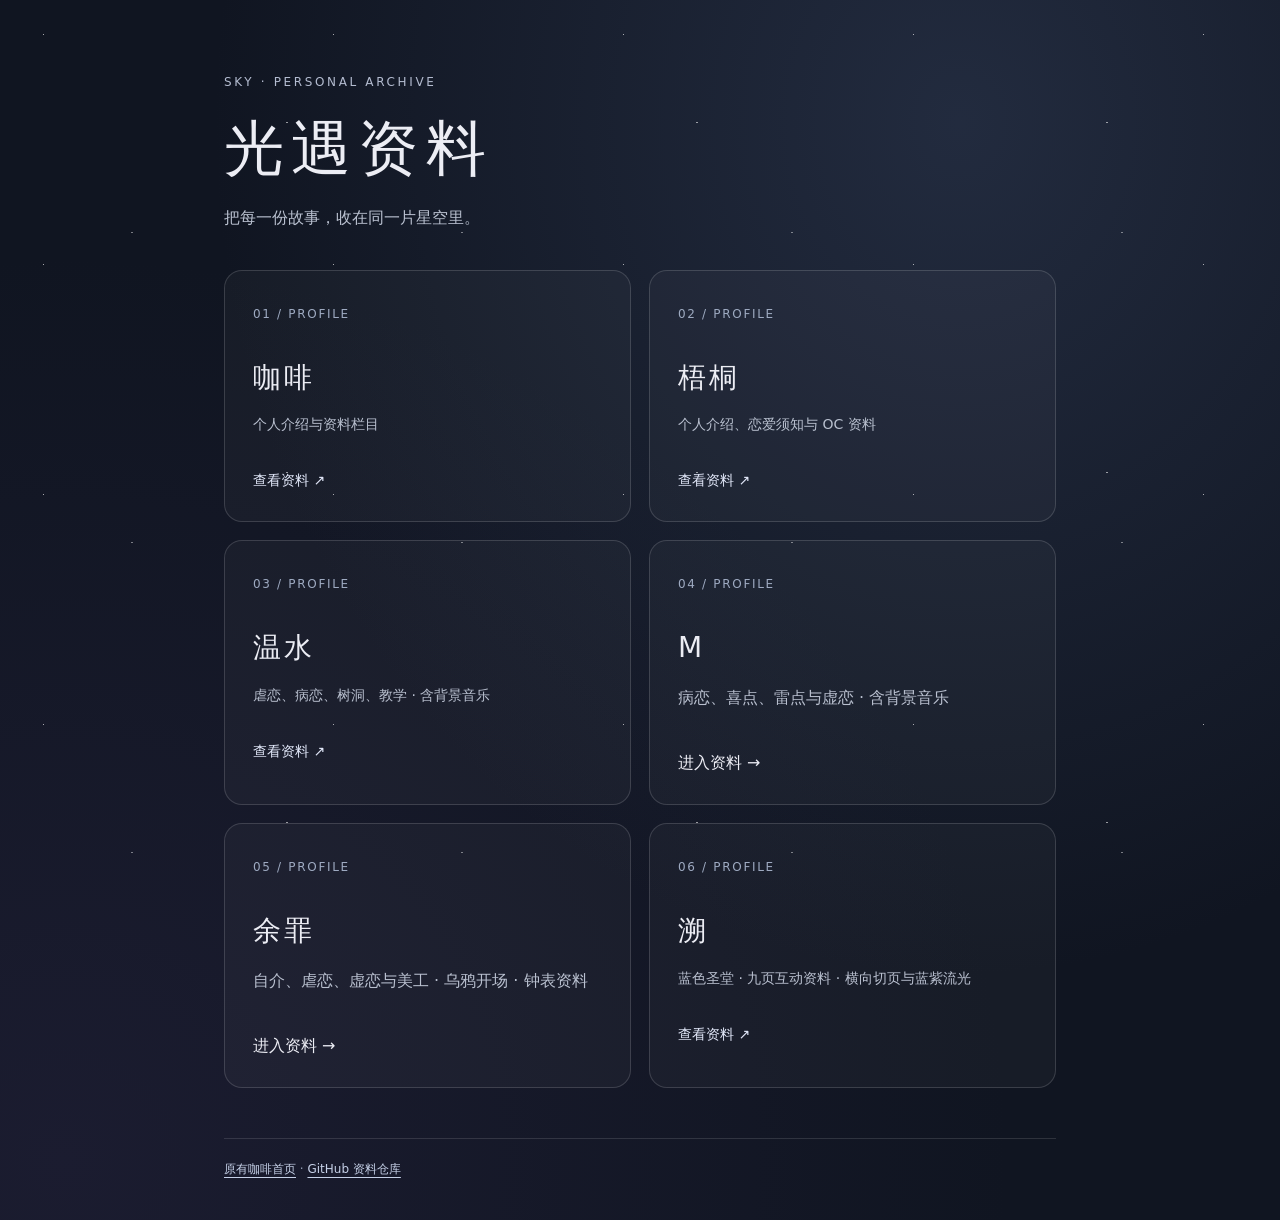
<file: catalog.html>
<!doctype html>
<html lang="zh-CN">
<head>
<meta charset="utf-8">
<meta name="viewport" content="width=device-width, initial-scale=1">
<meta name="theme-color" content="#101521">
<title>光遇 · 资料目录</title>
<style>
:root{color-scheme:dark;font-family:"PingFang SC","Microsoft YaHei",system-ui,sans-serif;color:#ecedf4;background:#101521}
*{box-sizing:border-box}body{margin:0;min-height:100vh;background:radial-gradient(ellipse at 75% 10%,#34415c80,transparent 55%),radial-gradient(ellipse at 5% 95%,#29254370,transparent 55%);line-height:1.7}
body:before{content:"";position:fixed;inset:0;pointer-events:none;background-image:radial-gradient(1px 1px at 15% 15%,#ffffffa0 99%,transparent),radial-gradient(1px 1px at 70% 35%,#ffffff90 99%,transparent),radial-gradient(1px 1px at 40% 75%,#ffffff70 99%,transparent);background-size:290px 230px,410px 350px,330px 310px}
main{position:relative;width:min(880px,100%);padding:72px 24px 40px;margin:auto}
.eyebrow{font-size:12px;letter-spacing:.22em;color:#b4bcd0}h1{font-weight:500;font-size:clamp(36px,7vw,60px);letter-spacing:.12em;line-height:1.2;margin:20px 0}p{color:#b9c0cf;margin:0 0 38px}
.entries{display:grid;grid-template-columns:1fr 1fr;gap:18px}.entry{padding:28px;border:1px solid #ffffff26;border-radius:18px;background:#ffffff08}
a.entry{display:block;color:inherit;text-decoration:none;transition:background .2s,border-color .2s}a.entry:hover{background:#ffffff13;border-color:#ffffff60}a:focus-visible{outline:3px solid #b9ceff;outline-offset:5px}
.number{font-size:12px;color:#9eaac1;letter-spacing:.14em}h2{font-size:28px;font-weight:500;letter-spacing:.1em;margin:28px 0 12px}.detail{font-size:14px;color:#b9c0cf}.action{display:block;margin-top:32px;font-size:14px;color:#e3e9fa}.pending{opacity:.65}
footer{margin-top:50px;padding-top:20px;border-top:1px solid #ffffff20;color:#919db3;font-size:12px}footer a{color:#c6d1e8;text-underline-offset:4px}
@media(max-width:560px){main{padding-top:44px}.entries{grid-template-columns:1fr}.entry{padding:24px}h2{margin-top:18px}.action{margin-top:22px}}
@media(prefers-reduced-motion:reduce){a.entry{transition:none}}
</style>
</head>
<body><main>
<div class="eyebrow">SKY · PERSONAL ARCHIVE</div>
<h1>光遇资料</h1>
<p>把每一份故事，收在同一片星空里。</p>
<section class="entries" aria-label="资料列表">
<a class="entry" href="./coffee.html"><span class="number">01 / PROFILE</span><h2>咖啡</h2><div class="detail">个人介绍与资料栏目</div><span class="action">查看资料 ↗</span></a>
<a class="entry" href="./wutong.html"><span class="number">02 / PROFILE</span><h2>梧桐</h2><div class="detail">个人介绍、恋爱须知与 OC 资料</div><span class="action">查看资料 ↗</span></a>
<a class="entry" href="./wenshui/"><span class="number">03 / PROFILE</span><h2>温水</h2><div class="detail">虐恋、病恋、树洞、教学 · 含背景音乐</div><span class="action">查看资料 ↗</span></a>
<a class="entry" href="./m/"><span class="number">04 / PROFILE</span><h2>M</h2><p>病恋、喜点、雷点与虚恋 · 含背景音乐</p><span class="arrow">进入资料 →</span></a>
<a class="entry" href="./yuzui/"><span class="number">05 / PROFILE</span><h2>余罪</h2><p>自介、虐恋、虚恋与美工 · 乌鸦开场 · 钟表资料</p><span class="arrow">进入资料 →</span></a>
<a class="entry" href="./su/"><span class="number">06 / PROFILE</span><h2>溯</h2><div class="detail">蓝色圣堂 · 九页互动资料 · 横向切页与蓝紫流光</div><span class="action">查看资料 ↗</span></a>
</section>
<footer><a href="./">原有咖啡首页</a> · <a href="https://github.com/bladeOMO/sky">GitHub 资料仓库</a></footer>
</main></body></html>
</file>
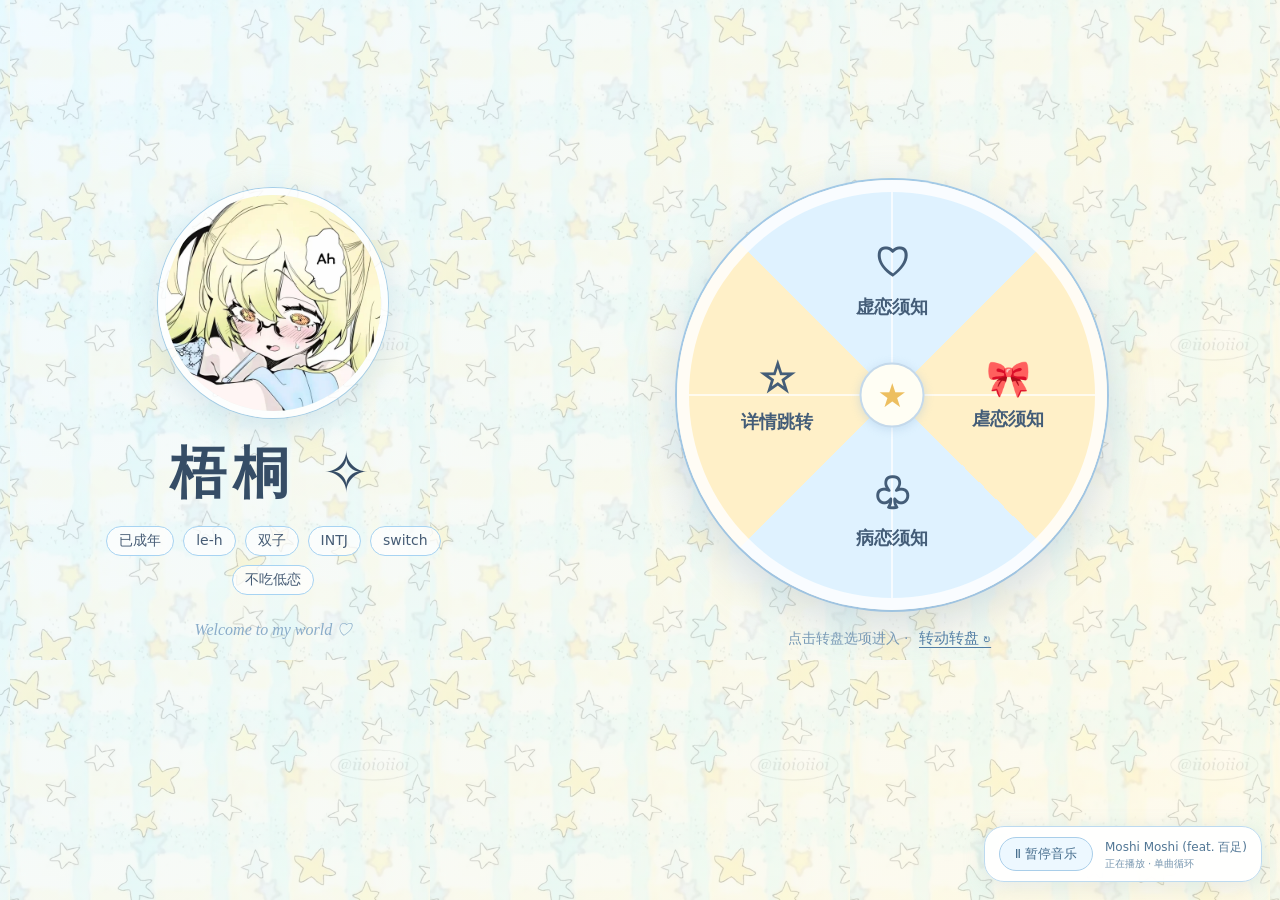
<file: wutong.html>
<!doctype html><html lang="zh-CN"><head><meta charset="UTF-8"><meta name="viewport" content="width=device-width,initial-scale=1"><meta name="theme-color" content="#eaf8ff"><title>梧桐 · 个人资料</title><script>
const wutongAudio = new Audio('./moshi-moshi.mp3');
wutongAudio.id = 'wutong-audio';
wutongAudio.preload = 'none';
wutongAudio.loop = true;
wutongAudio.setAttribute('playsinline', '');
</script><style>
:root{--blue:#91bee5;--ink:#465c75;--pale:#eff9ff;--gold:#f2c86c}*{box-sizing:border-box}body{margin:0;min-height:100vh;font-family:"Microsoft YaHei","PingFang SC",system-ui,sans-serif;color:var(--ink);background:linear-gradient(125deg,#eaf8ff9e,#fff8e1a3),url('./wutong-background.webp') center/420px repeat}.shell{max-width:1250px;min-height:100vh;margin:auto;padding:28px 24px;display:flex;align-items:center}.view{display:none;width:100%;animation:enter .35s ease}.view.active{display:block}@keyframes enter{from{opacity:0;transform:translateY(9px)}to{opacity:1;transform:none}}.home-layout,.inner-layout{display:grid;grid-template-columns:39% 61%;align-items:center;gap:18px}.profile{text-align:center;padding:22px 14px}.profile .avatar{width:min(48vw,230px);height:min(48vw,230px);border-radius:50%;object-fit:cover;border:7px solid #ffffffd9;box-shadow:0 8px 30px #a6c5d466,0 0 0 1px #a7d0eb}.name{font-size:clamp(36px,5vw,56px);color:#364d66;font-weight:800;letter-spacing:7px;margin:14px 0}.tags{display:flex;flex-wrap:wrap;gap:9px;justify-content:center;max-width:340px;margin:auto}.tags span{border:1px solid #a7d3f2;background:#ffffffb9;border-radius:20px;padding:5px 12px;font-size:14px}.hello{color:#8aacc9;font-style:italic;font-family:Georgia,serif;margin-top:25px}.wheel-wrap{display:flex;align-items:center;flex-direction:column;gap:18px}.wheel{position:relative;width:min(55vw,430px);aspect-ratio:1;border-radius:50%;border:12px solid #ffffffcf;box-shadow:0 14px 45px #8ca9c75e,0 0 0 2px #a6cdea;background:conic-gradient(from -45deg,#dff2ff 0 90deg,#fff0c8 90deg 180deg,#dff2ff 180deg 270deg,#fff0c8 270deg 360deg);transition:transform .85s cubic-bezier(.18,.8,.25,1);overflow:hidden}.wheel::before,.wheel::after{content:"";position:absolute;z-index:1;background:#ffffffb8;left:50%;top:50%;transform:translate(-50%,-50%)}.wheel::before{width:2px;height:100%}.wheel::after{width:100%;height:2px}.slice{position:absolute;z-index:2;width:33%;height:33%;display:flex;align-items:center;justify-content:center;flex-direction:column;gap:7px;border:0;background:none;color:#445d78;cursor:pointer;font-size:clamp(12px,1.65vw,18px);font-weight:700;transition:filter .2s}.slice:hover,.slice:focus-visible{filter:brightness(.75)}.slice .emoji{font-size:clamp(23px,3vw,36px)}.slice.top{top:5%;left:33.5%}.slice.right{top:33.5%;right:5%}.slice.bottom{bottom:5%;left:33.5%}.slice.left{top:33.5%;left:5%}.wheel-center{position:absolute;z-index:3;top:50%;left:50%;transform:translate(-50%,-50%);background:#fffef4;border:2px solid #c4d9eb;border-radius:50%;width:65px;height:65px;display:grid;place-items:center;color:#edbf60;font-size:33px;box-shadow:0 2px 10px #a1c4df70}.wheel-note{font-size:14px;color:#7799b5}.wheel-note button{border:0;background:none;color:#507da4;font-size:15px;cursor:pointer;text-decoration:underline;text-underline-offset:4px}.card{background:#ffffffde;border:1px solid #b5d9f5;border-radius:27px;box-shadow:0 12px 40px #acc8d75a;padding:24px 28px;max-height:calc(100vh - 75px);overflow:auto}.page-title{display:flex;align-items:center;gap:13px;font-size:clamp(24px,3vw,33px);font-weight:800;margin:0 0 20px}.page-title .symbol{color:#7eb4e4;font-size:38px}.page-title .index{margin-left:auto;color:#d1e8f8;font:italic 35px Georgia}.notice{font-size:13px;color:#a27b42;background:#fff4d9;padding:10px 15px;border-radius:14px;margin:-5px 0 18px}.accordion{border:1px solid #c9e5f8;border-radius:18px;margin:12px 0;overflow:hidden;background:#f9fdff}.accordion.warm{border-color:#f5dfb1}.accordion summary{cursor:pointer;list-style:none;display:flex;align-items:center;gap:10px;padding:14px 17px;font-size:18px;font-weight:700;color:#679cc7;background:#eaf6ff}.accordion.warm summary{background:#fff6e3;color:#bc8b3c}.accordion summary::-webkit-details-marker{display:none}.accordion summary::after{content:'⌄';margin-left:auto;transition:transform .2s}.accordion[open] summary::after{transform:rotate(180deg)}.preview{padding:12px 17px;color:#7595ae;font-size:13px;line-height:1.7}.detail{border-top:1px dashed #d5e6f1;padding:15px 17px;white-space:pre-line;line-height:1.9;color:#506b84;font-size:14px}.back{position:fixed;top:16px;left:18px;z-index:5;border:1px solid #bddaf0;background:#ffffffd9;border-radius:22px;color:#6187a9;padding:8px 14px;cursor:pointer;font-size:14px}.foot{text-align:center;font-size:12px;color:#91b2cb;margin-top:12px}.spin{border:1px solid #c7dcef;background:#ffffffb8;border-radius:25px;padding:9px 18px;color:#587fa3;cursor:pointer}.mobile-next{display:none}@media(max-width:760px){.shell{padding:55px 14px 25px;align-items:flex-start}.home-layout,.inner-layout{grid-template-columns:1fr;gap:10px}.profile{padding:12px}.profile .avatar{width:132px;height:132px;border-width:5px}.name{font-size:36px;margin:6px 0}.tags{max-width:340px;gap:6px}.tags span{font-size:12px;padding:4px 9px}.hello{margin-top:12px}.wheel{width:min(85vw,370px)}.slice{font-size:13px}.slice .emoji{font-size:26px}.card{max-height:none;padding:17px 14px;border-radius:22px}.inner-layout .profile{display:grid;grid-template-columns:90px 1fr;column-gap:15px;align-items:center;text-align:left;padding:5px 7px}.inner-layout .avatar{width:85px;height:85px;grid-row:span 2}.inner-layout .name{font-size:27px;margin:0}.inner-layout .tags{justify-content:flex-start;grid-column:2;margin:0}.inner-layout .hello{display:none}.page-title{font-size:25px}.page-title .index{font-size:25px}.wheel-note{margin-bottom:10px}}@media(prefers-reduced-motion:reduce){*{animation:none!important;transition:none!important}}

.wutong-music{position:fixed;right:18px;bottom:18px;z-index:10;max-width:calc(100vw - 36px);padding:10px 14px;background:#fffffff0;border:1px solid #bddaf0;border-radius:20px;box-shadow:0 5px 22px #7199b32b;color:#527795;backdrop-filter:blur(10px);display:flex;align-items:center;gap:12px}
.wutong-music button{flex:none;border:1px solid #a9cee9;border-radius:18px;background:#edf8ff;color:#466d8d;padding:7px 12px;cursor:pointer;font:inherit;font-size:13px;min-width:94px}
.wutong-music button:focus-visible{outline:3px solid #6c9fc9;outline-offset:3px}.wutong-music .track{font-size:12px;line-height:1.5;min-width:0;max-width:210px}.wutong-music .track span{display:block;white-space:nowrap;overflow:hidden;text-overflow:ellipsis}.wutong-music .artist{font-size:10px;color:#7695ae}.shell{padding-bottom:100px}
@media(max-width:760px){.wutong-music{right:12px;bottom:12px;padding:8px 11px;gap:8px;max-width:calc(100vw - 24px)}.wutong-music .track{max-width:160px}.shell{padding-bottom:100px}}
</style></head><body><button id="back" class="back" onclick="show('home')" hidden>← 返回主页</button><main class="shell"><section class="view active" id="home"><div class="home-layout"><div class="profile"><img class="avatar" decoding="async" fetchpriority="high" src="./wutong-avatar.webp" alt="梧桐头像"><div class="name">梧桐 ✧</div><div class="tags"><span>已成年</span><span>le-h</span><span>双子</span><span>INTJ</span><span>switch</span><span>不吃低恋</span></div><div class="hello">Welcome to my world ♡</div></div><div class="wheel-wrap"><div class="wheel" id="wheel"><button class="slice top" data-target="virtual"><span class="emoji">♡</span>虚恋须知</button><button class="slice right" data-target="abuse"><span class="emoji">🎀</span>虐恋须知</button><button class="slice bottom" data-target="sick"><span class="emoji">♧</span>病恋须知</button><button class="slice left" data-target="oc"><span class="emoji">☆</span>详情跳转</button><div class="wheel-center">★</div></div><div class="wheel-note">点击转盘选项进入 · <button onclick="spin()">转动转盘 ↻</button></div></div></div></section><section class="view" id="virtual"><div class="inner-layout"><div class="profile"><img class="avatar" decoding="async" loading="lazy" src="./wutong-avatar.webp" alt="梧桐头像"><div class="name">梧桐 ✧</div><div class="tags"><span>已成年</span><span>le-h</span><span>双子</span><span>INTJ</span><span>switch</span><span>不吃低恋</span></div></div><article class="card"><h1 class="page-title"><span class="symbol">♡</span>虚恋须知<span class="index">01</span></h1><details class="accordion " open><summary>♡　喜点</summary><div class="preview">钓系 · 恋感高 · 白话 · 引导强 · 叙事清晰 · 擦接受能力强</div><div class="detail">钓系、恋感高、白话、引导强、叙事清晰、擦接受能力强。</div></details><details class="accordion warm" ><summary>⚠　雷点</summary><div class="preview">土味情话 · 油腻 · 套路模板 · 大众雷</div><div class="detail">土味情话、油腻、百度上搜索的各种情话，以及大众雷：遇境恋、无逻辑、水单、自说自话、黄豆表情、话术照搬模板等等。</div></details><details class="accordion " ><summary>▤　须知</summary><div class="preview">准时上线 · 轮流制 · 单前准备 · 小群沟通</div><div class="detail">1. 我会提前2–3分钟上线，为保证准点开始，建议可以提前给我码。
2. 习惯轮流制／回合制，我会等“…”消失后再说话。
3. 接受以新手、技术状态不稳定、心态不好、情绪不佳等个人因素退单或换人（别鸽我去接其他单）。
4. 我很少有带情绪在单内的情况，如果发现我有点不带入／麻木，可以适当放慢节奏。
5. 请做好单前准备。如果因为手机没电、网络不好、串线等原因，会很影响整体约会的质量（两次以上我就要翻脸了，除非土豆服务器发力了）。
6. 有教学／需要回复重要消息的老师，我不反对边接单边小群教学；有一心二用的本事我很接受，但不要影响单内，思考还是回消息我看得出来（小心我客诉）。
7. 有任何事情在小群沟通。
8. 固派 v：lyy520schu，微醺／恋钱癖；如我没有回话，一切由她解决。</div></details><div class="foot">点击标题展开或收起 · 梧桐</div></article></div></section><section class="view" id="abuse"><div class="inner-layout"><div class="profile"><img class="avatar" decoding="async" loading="lazy" src="./wutong-avatar.webp" alt="梧桐头像"><div class="name">梧桐 ✧</div><div class="tags"><span>已成年</span><span>le-h</span><span>双子</span><span>INTJ</span><span>switch</span><span>不吃低恋</span></div></div><article class="card"><h1 class="page-title"><span class="symbol">♧</span>虐恋须知<span class="index">02</span></h1><div class=notice>不吃贬低 · 低无 · 过度文艺 · 不怎么点虐需要引导 · 心情不好时有点回避</div><details class="accordion " open><summary>♡　喜点</summary><div class="preview">白话 · 引导强 · 温虐 · 温柔刀 · 非常规</div><div class="detail">白话；引导强／明显；温虐、温柔刀；非常规；对动描、涉三、擦、剖析接受度很高。擦我不会主动提。</div></details><details class="accordion warm" ><summary>⚠　雷点</summary><div class="preview">伤感语录 · 照搬模板 · 无逻辑 · 为虐而虐</div><div class="detail">默许有网络伤感语录、遇境恋、照搬模板、无逻辑、不听我讲话等大众雷。自虐（指的是只虐到你自己，我没有感觉）；为了虐而虐。</div></details><details class="accordion " ><summary>▤　须知</summary><div class="preview">准时上线 · 回合制 · 隐私尊重 · 小群沟通</div><div class="detail">1. 我会提前2–3分钟上线，为保证准点开始，所以可以提前给我码。
2. 习惯轮流制／回合制，我会等“…”消失后再说话。
3. 接受以新手、技术状态不稳定、心态不好、情绪不佳等个人因素退单或换人（别鸽我去接其他单）。
4. 请做好单前准备。如果因为手机没电、网络不好、串线等原因，会很影响整体单内的质量（两次以上我就要翻脸了，除非土豆服务器发力了）。
5. 有教学／需要回复重要消息的老师，我不反对边接单边小群教学；有一心二用的本事我很接受，但不要影响单内，思考还是回消息我看得出来。
6. 我不会单内截图录屏；同样，如果您需要单内截图发社交平台，请先询问我。
7. 有任何事情在小群沟通。
8. 固派 v：lyy520schu，微醺／恋钱癖；如我没有回话，一切由她解决。</div></details><div class="foot">点击标题展开或收起 · 梧桐</div></article></div></section><section class="view" id="sick"><div class="inner-layout"><div class="profile"><img class="avatar" decoding="async" loading="lazy" src="./wutong-avatar.webp" alt="梧桐头像"><div class="name">梧桐 ✧</div><div class="tags"><span>已成年</span><span>le-h</span><span>双子</span><span>INTJ</span><span>switch</span><span>不吃低恋</span></div></div><article class="card"><h1 class="page-title"><span class="symbol">♧</span>病恋须知<span class="index">03</span></h1><details class="accordion " open><summary>♡　喜点</summary><div class="preview">自我风格 · 白话 · 引导强 · 叙事清晰</div><div class="detail">有突出的自我风格；白话；引导强／明显；叙事清晰；对动描和擦的接受度较高；少量专业术语可以接受。</div></details><details class="accordion warm" ><summary>⚠　雷点</summary><div class="preview">冷场逼话 · 不代入 · 过度血腥 · 无脑强压</div><div class="detail">冷场或自身逻辑乱了之后逼我说话；不代入，用太过于理性的思维去沟通；过度血腥（别给我掐死泡福尔马林就行）、无脑强压、只病不恋（低无除外）、对我说粗话、左右脑互搏、头脑不清醒、让我做没思想的提线木偶、必须按照你阐述的思维等大众雷。
不经过同意把单内截图发到社交平台等，有需要可以问问我。</div></details><details class="accordion " ><summary>▤　须知</summary><div class="preview">提前沟通 · 隐私尊重 · 准时开始</div><div class="detail">小群不告诉我需要我主动传送，默认陪主动；超过开始时间5分钟，换人／退单。</div></details><div class="foot">点击标题展开或收起 · 梧桐</div></article></div></section></main><aside class="wutong-music" aria-label="背景音乐"><button type="button" id="wutong-music-toggle" aria-label="播放音乐" aria-pressed="false">♪ 点击播放</button><div class="track"><span>Moshi Moshi (feat. 百足)</span><span class="artist" id="wutong-music-status" role="status" aria-live="polite">Nozomi Kitay / GAL D</span></div></aside>
<script>
document.body.appendChild(wutongAudio);
const musicButton=document.getElementById('wutong-music-toggle');
const musicStatus=document.getElementById('wutong-music-status');
let musicUserPaused=false;
let musicPending=false;
let musicRequest=0;
function updateWutongMusic(){
 const playing=!wutongAudio.paused;
 musicButton.setAttribute('aria-pressed',String(playing));
 musicButton.setAttribute('aria-label',playing?'暂停音乐':'播放音乐');
 musicButton.textContent=musicPending?'♪ 缓冲中…':playing?'Ⅱ 暂停音乐':'♪ 点击播放';
}
async function startWutongMusic(){
 if(musicUserPaused||musicPending||!wutongAudio.paused)return;
 const request=++musicRequest;musicPending=true;updateWutongMusic();
 try{
  if(wutongAudio.error)wutongAudio.load();
  await wutongAudio.play();
  if(request!==musicRequest)return;
  musicPending=false;musicStatus.textContent='正在播放 · 单曲循环';
 }catch(error){
  if(request!==musicRequest)return;
  musicPending=false;
  musicStatus.textContent=error.name==='NotAllowedError'?'点一下页面，即可播放音乐':'音乐加载失败 · 点击重试';
 }
 updateWutongMusic();
}
musicButton.addEventListener('click',()=>{
 if(!wutongAudio.paused||musicPending){
  ++musicRequest;musicUserPaused=true;musicPending=false;wutongAudio.pause();musicStatus.textContent='已暂停';updateWutongMusic();
 }else{musicUserPaused=false;startWutongMusic();}
});
function firstWutongGesture(event){
 if(event.type==='keydown'&&!['Enter',' '].includes(event.key))return;
 document.removeEventListener('pointerdown',firstWutongGesture);
 document.removeEventListener('keydown',firstWutongGesture);
 if(event.target.closest?.('#wutong-music-toggle'))return;
 startWutongMusic();
}
document.addEventListener('pointerdown',firstWutongGesture,{passive:true});
document.addEventListener('keydown',firstWutongGesture);
wutongAudio.addEventListener('playing',()=>{musicPending=false;musicStatus.textContent='正在播放 · 单曲循环';updateWutongMusic();});
wutongAudio.addEventListener('pause',updateWutongMusic);
wutongAudio.addEventListener('waiting',()=>{if(!wutongAudio.paused){musicStatus.textContent='音乐缓冲中…';}});
wutongAudio.addEventListener('error',()=>{musicPending=false;musicStatus.textContent='音乐加载失败 · 点击重试';updateWutongMusic();});
// Let the profile and images begin rendering before music requests compete for bandwidth.
requestAnimationFrame(()=>requestAnimationFrame(()=>startWutongMusic()));
</script><script>
const views=['home','virtual','abuse','sick'];const wheel=document.getElementById('wheel');let turns=0;const ocUrl='https://www.kdocs.cn/l/cmCOs6UJhKNw';function show(id){if(id==='oc'){window.open(ocUrl,'_blank','noopener,noreferrer');return}if(!views.includes(id))id='home';views.forEach(v=>document.getElementById(v).classList.toggle('active',v===id));document.getElementById('back').hidden=id==='home';history.replaceState(null,'',id==='home'?location.pathname:('#'+id));window.scrollTo({top:0,behavior:'instant'});}function spin(){turns+=360+90*Math.ceil(Math.random()*4);wheel.style.transform=`rotate(${turns}deg)`;setTimeout(()=>{wheel.style.transform='rotate(0deg)';turns=0},1000)}document.querySelectorAll('.slice').forEach(el=>el.addEventListener('click',()=>show(el.dataset.target)));window.addEventListener('hashchange',()=>show(location.hash.slice(1)));if(location.hash)show(location.hash.slice(1));
</script></body></html>
</file>
